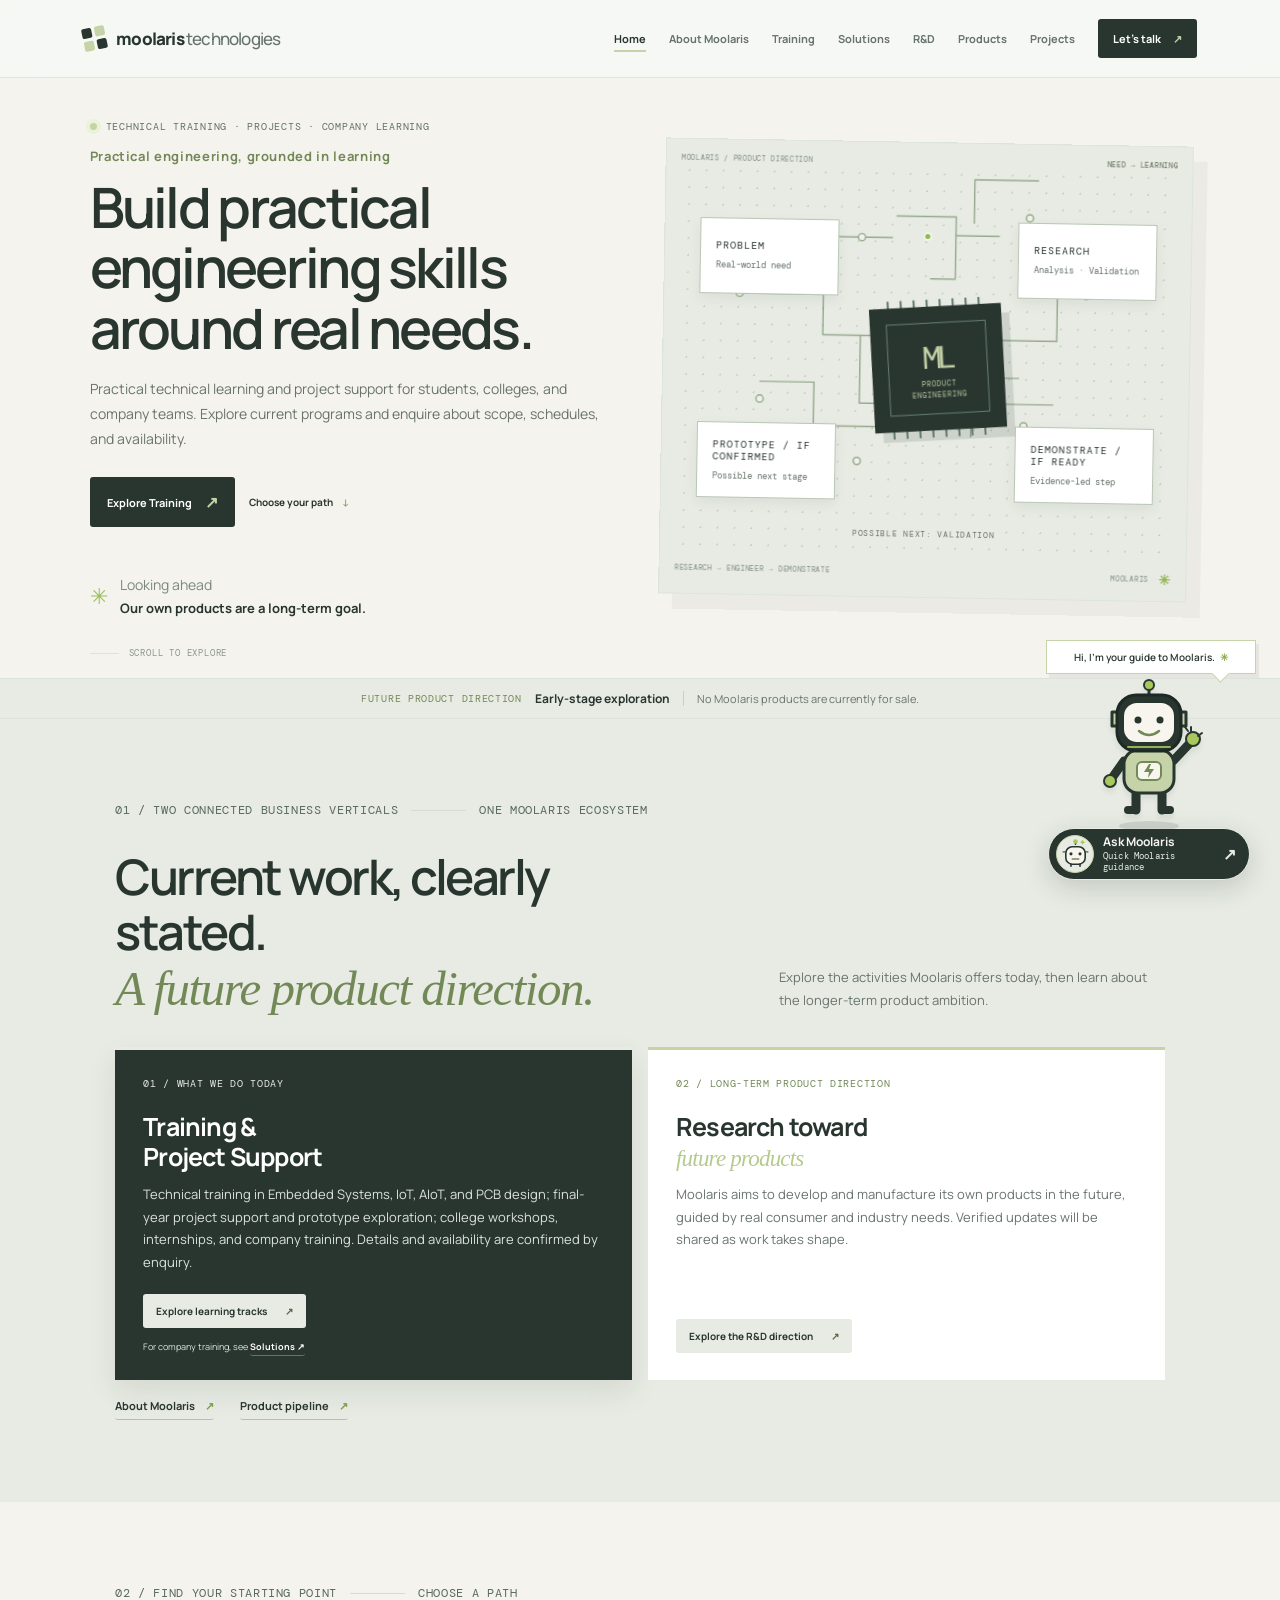
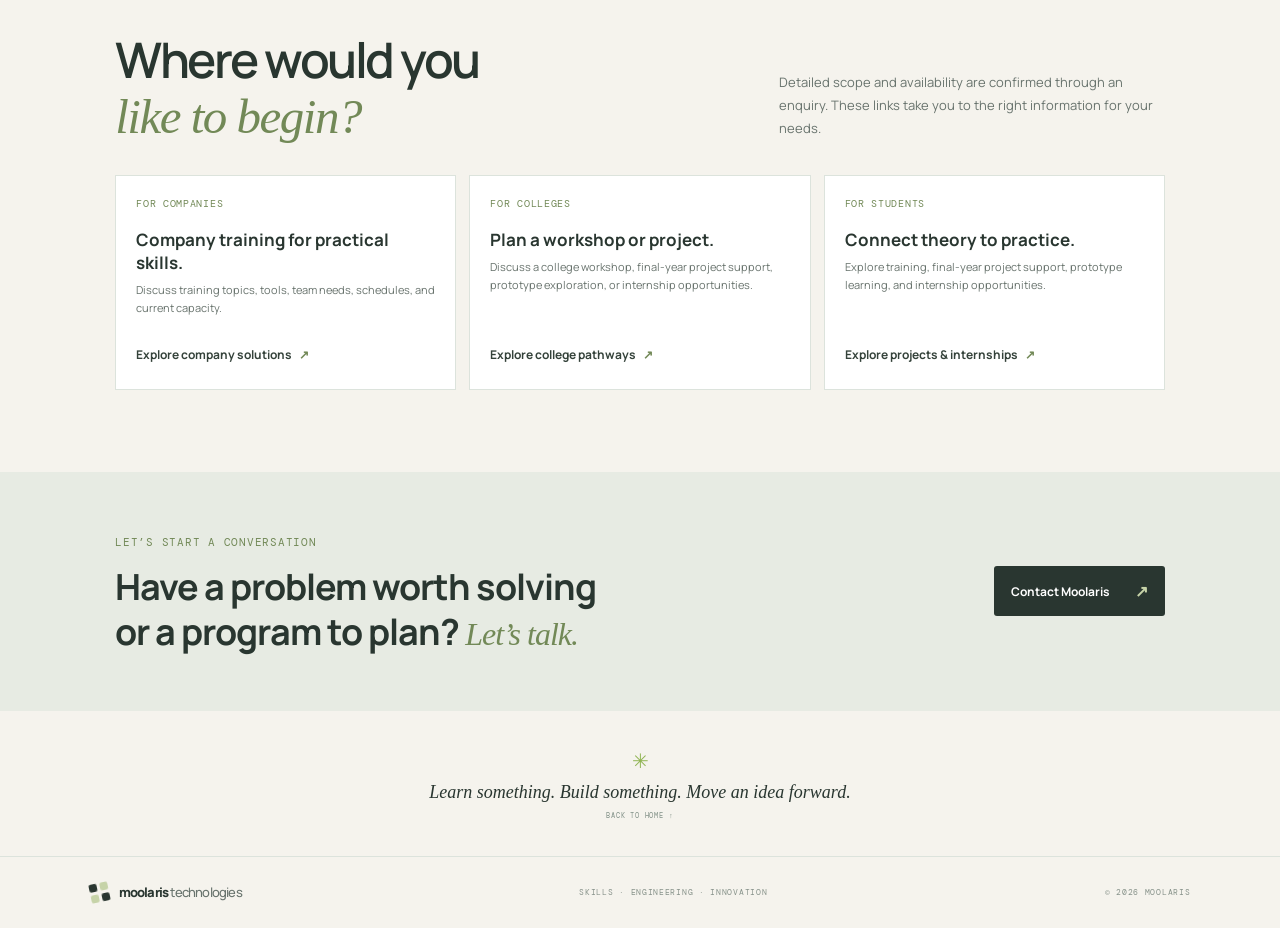
<file: index.html>
<!doctype html><html lang="en"><head><meta charset="utf-8"><meta name="viewport" content="width=device-width, initial-scale=1"><meta name="theme-color" content="#f6f8f5"><meta name="description" content="Technical training in Embedded Systems, IoT, AIoT, and PCB design, with college project support, workshops, internships, and company training."><link rel="icon" href="favicon.svg" type="image/svg+xml"><meta property="og:type" content="website"><meta property="og:site_name" content="Moolaris Technologies"><meta property="og:title" content="Moolaris Technologies | Engineering Training and Projects"><meta property="og:description" content="Technical training in Embedded Systems, IoT, AIoT, and PCB design, with college project support, workshops, internships, and company training."><meta name="twitter:card" content="summary"><link rel="preconnect" href="https://fonts.googleapis.com"><link rel="preconnect" href="https://fonts.gstatic.com" crossorigin><link href="https://fonts.googleapis.com/css2?family=DM+Mono:wght@400;500&family=Manrope:wght@400;500;600;700;800&display=swap" rel="stylesheet"><link rel="stylesheet" href="styles.css"><link rel="stylesheet" href="home.css"><title>Moolaris Technologies | Engineering Training and Projects</title></head><body class="home-page"><a class="skip-link" href="#main-content">Skip to main content</a><header class="site-header"><a class="brand" href="index.html" aria-label="Moolaris home"><span class="brand-mark" aria-hidden="true"><i></i><i></i><i></i><i></i></span><span>moolaris<span class="brand-light"> technologies</span></span></a><button class="menu-toggle" aria-label="Open navigation" aria-expanded="false"><span></span><span></span></button><nav class="nav" aria-label="Main navigation"><a class="nav-link active" href="index.html" aria-current="page">Home</a><a class="nav-link" href="about.html">About Moolaris</a><a class="nav-link" href="training.html">Training</a><a class="nav-link" href="solutions.html">Solutions</a><a class="nav-link" href="research.html">R&D</a><a class="nav-link" href="products.html">Products</a><a class="nav-link" href="projects.html">Projects</a><a class="nav-cta" href="contact.html">Let’s talk <span>↗</span></a></nav></header><main class="home-page" id="main-content">
  <section class="hero home-hero" id="home">
    <div class="hero-copy">
      <div class="eyebrow"><span class="pulse"></span> TECHNICAL TRAINING · PROJECTS · COMPANY LEARNING</div>
      <p class="home-tagline">Practical engineering, grounded in learning</p>
      <h1>Build practical engineering skills around real needs.</h1>
      <p class="hero-text">Practical technical learning and project support for students, colleges, and company teams. Explore current programs and enquire about scope, schedules, and availability.</p>
      <div class="hero-actions"><a class="button button-dark" href="training.html">Explore Training <span>↗</span></a><a class="text-link" href="#pathways">Choose your path <span>↓</span></a></div>
      <div class="hero-note"><span class="note-icon">✳</span><span>Looking ahead<br><strong>Our own products are a long-term goal.</strong></span></div>
    </div>
    <div class="hero-art" aria-label="Circuit illustration of Moolaris’s product development journey"><div class="art-topline"><span>MOOLARIS / PRODUCT DIRECTION</span><span>NEED → LEARNING</span></div>
      <div class="circuit-board"><div class="board-grid"></div><svg class="traces" viewBox="0 0 600 540" fill="none" aria-hidden="true"><path d="M40 180h116v56h70m-70-56v-80h94m-42 136v94h90m100-234h-60v60h-34m34-60V70h-82m142 170h82v-64h54m-136 64v88h78m-241 34h-90v-60H70m293-224v-60h88m-88 356v-82h65"/><circle cx="40" cy="180" r="5"/><circle cx="208" cy="100" r="5"/><circle cx="206" cy="410" r="5"/><circle cx="520" cy="176" r="5"/><circle cx="440" cy="70" r="5"/><circle cx="436" cy="358" r="5"/><circle cx="70" cy="326" r="5"/></svg>
        <div class="chip"><div class="chip-inner"><span>ML</span><small>PRODUCT<br>ENGINEERING</small></div></div>
        <div class="orbit orbit-a" tabindex="0" role="group" aria-label="Problem: understand real-world needs"><b>PROBLEM</b><span>Real-world need</span><span class="orbit-popover">Understand the consumer or industry problem before shaping a solution.</span></div>
        <div class="orbit orbit-b" tabindex="0" role="group" aria-label="Research: analyze and validate"><b>RESEARCH</b><span>Analysis · Validation</span><span class="orbit-popover">Research the need, learn from people, and validate the opportunity.</span></div>
        <div class="orbit orbit-c" tabindex="0" role="group" aria-label="Possible future stage: prototype and iterate"><b>PROTOTYPE / IF CONFIRMED</b><span>Possible next stage</span><span class="orbit-popover">A prototype may be explored when a real need, project scope, and build capability are confirmed.</span></div>
        <div class="orbit orbit-d" tabindex="0" role="group" aria-label="Possible future stage: demonstrate a prototype"><b>DEMONSTRATE / IF READY</b><span>Evidence-led step</span><span class="orbit-popover">Demonstrations and feedback belong to a specific project once evidence is ready to share.</span></div><span class="node node-a"></span><span class="node node-b"></span><span class="node node-c"></span><span class="art-coordinate">POSSIBLE NEXT: VALIDATION</span>
      </div><div class="art-caption"><span>RESEARCH → ENGINEER → DEMONSTRATE</span><span>MOOLARIS <b>✳</b></span></div>
    </div>
    <div class="scroll-cue"><span></span> SCROLL TO EXPLORE</div>
  </section>
  <section class="home-status" aria-label="Current product pipeline status"><span>FUTURE PRODUCT DIRECTION</span><b>Early-stage exploration</b><span>No Moolaris products are currently for sale.</span></section>
  <section class="home-pathways section-pad" id="ecosystem">
    <div class="section-kicker"><span>01 / TWO CONNECTED BUSINESS VERTICALS</span><span class="kicker-rule"></span><span>ONE MOOLARIS ECOSYSTEM</span></div>
    <div class="home-section-heading"><h2>Current work, clearly stated.<br><em>A future product direction.</em></h2><p>Explore the activities Moolaris offers today, then learn about the longer-term product ambition.</p></div>
    <div class="home-path-grid">
      <article class="home-vertical-card home-training-card"><span>01 / WHAT WE DO TODAY</span><h3>Training &amp;<br>Project Support</h3><p>Technical training in Embedded Systems, IoT, AIoT, and PCB design; final-year project support and prototype exploration; college workshops, internships, and company training. Details and availability are confirmed by enquiry.</p><a class="home-card-action" href="training.html">Explore learning tracks <span>↗</span></a><small>For company training, see <a href="solutions.html">Solutions ↗</a></small></article>
      <article class="home-vertical-card home-product-card"><span>02 / LONG-TERM PRODUCT DIRECTION</span><h3>Research toward<br><em>future products</em></h3><p>Moolaris aims to develop and manufacture its own products in the future, guided by real consumer and industry needs. Verified updates will be shared as work takes shape.</p><a class="home-card-action" href="research.html">Explore the R&amp;D direction <span>↗</span></a></article>
    </div>
    <div class="home-quick-links"><a href="about.html">About Moolaris <span>↗</span></a><a href="products.html">Product pipeline <span>↗</span></a></div>
  </section>
  <section class="home-audiences section-pad" id="pathways">
    <div class="section-kicker"><span>02 / FIND YOUR STARTING POINT</span><span class="kicker-rule"></span><span>CHOOSE A PATH</span></div>
    <div class="home-section-heading"><h2>Where would you<br><em>like to begin?</em></h2><p>Detailed scope and availability are confirmed through an enquiry. These links take you to the right information for your needs.</p></div>
    <div class="visitor-grid">
      <article class="visitor-card"><span class="visitor-index">FOR COMPANIES</span><h3>Company training for practical skills.</h3><p>Discuss training topics, tools, team needs, schedules, and current capacity.</p><a href="solutions.html">Explore company solutions <span>↗</span></a></article>
      <article class="visitor-card"><span class="visitor-index">FOR COLLEGES</span><h3>Plan a workshop or project.</h3><p>Discuss a college workshop, final-year project support, prototype exploration, or internship opportunities.</p><a href="projects.html#college-partnerships">Explore college pathways <span>↗</span></a></article>
      <article class="visitor-card"><span class="visitor-index">FOR STUDENTS</span><h3>Connect theory to practice.</h3><p>Explore training, final-year project support, prototype learning, and internship opportunities.</p><a href="projects.html#project-areas">Explore projects &amp; internships <span>↗</span></a></article>
    </div>
  </section>  <section class="home-contact section-pad" id="contact"><div class="home-contact-inner"><div><span class="small-label">LET’S START A CONVERSATION</span><h2>Have a problem worth solving<br>or a program to plan? <em>Let’s talk.</em></h2></div><a class="button button-dark" href="contact.html">Contact Moolaris <span>↗</span></a></div></section>
</main><section class="closing"><span class="closing-mark">✳</span><p>Learn something. Build something. Move an idea forward.</p><a href="index.html">BACK TO HOME ↑</a></section><footer><a class="brand" href="index.html" aria-label="Moolaris home"><span class="brand-mark" aria-hidden="true"><i></i><i></i><i></i><i></i></span><span>moolaris<span class="brand-light"> technologies</span></span></a><span>SKILLS · ENGINEERING · INNOVATION</span><span>© <span id="year"></span> MOOLARIS</span></footer><script src="script.js"></script></body></html>
</file>
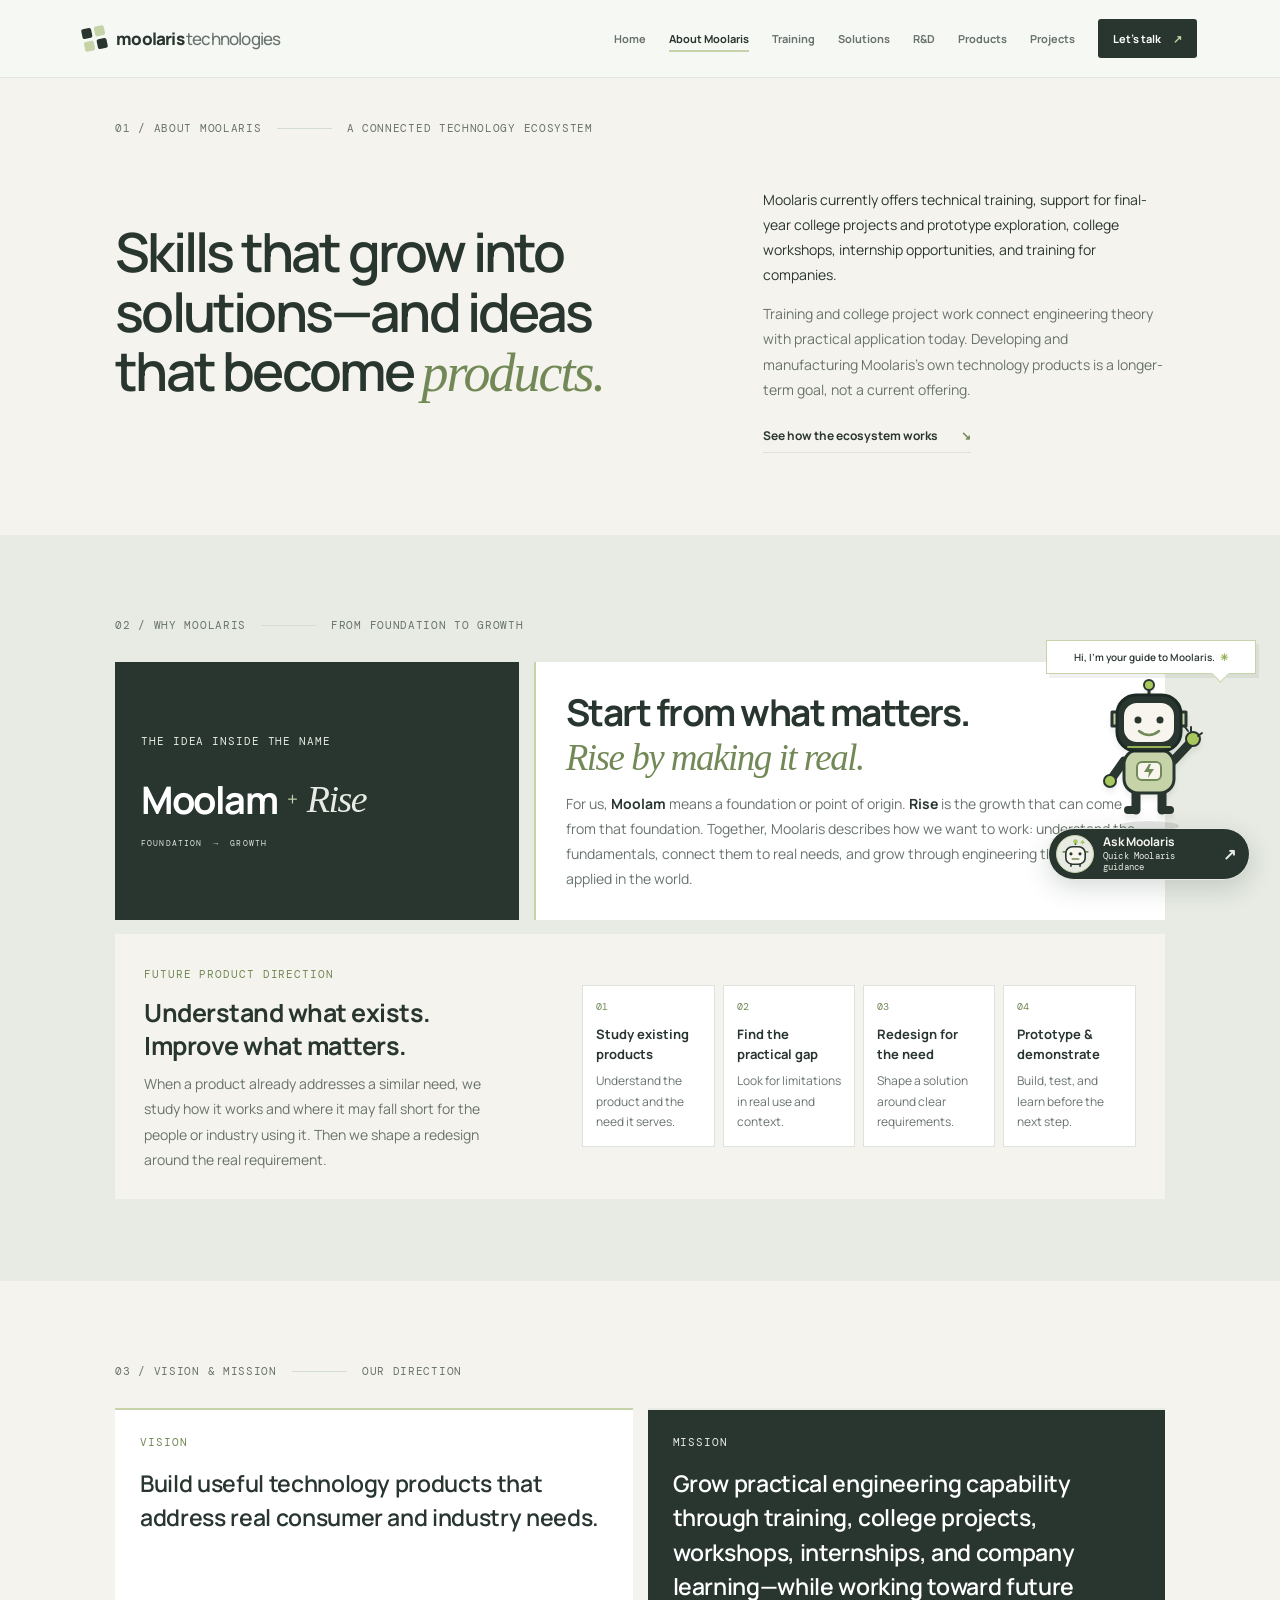
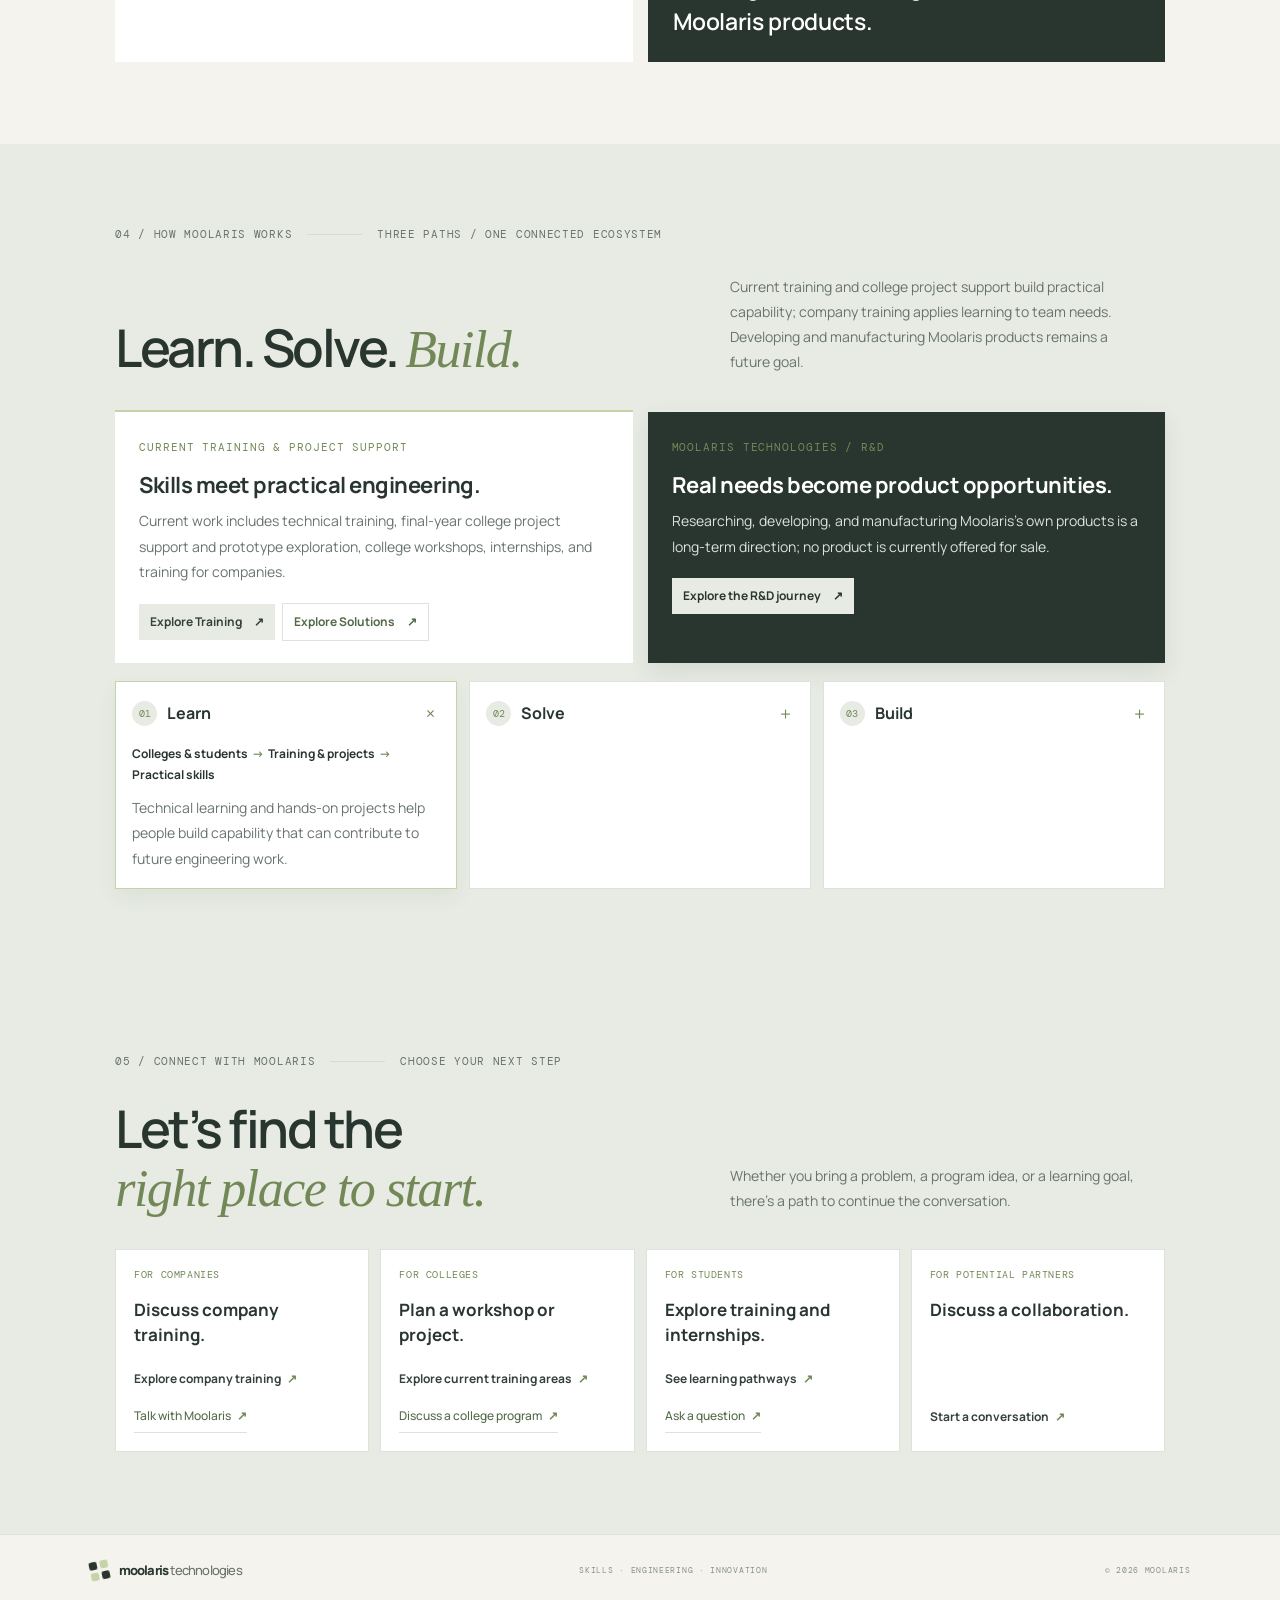
<file: about.html>
<!doctype html><html lang="en"><head><meta charset="utf-8"><meta name="viewport" content="width=device-width, initial-scale=1"><meta name="theme-color" content="#f6f8f5"><meta name="description" content="Discover the purpose of Moolaris, current training and project support, and the long-term direction to develop its own technology products."><link rel="icon" href="favicon.svg" type="image/svg+xml"><meta property="og:type" content="website"><meta property="og:site_name" content="Moolaris Technologies"><meta property="og:title" content="About Moolaris Technologies | Our Vision and Mission"><meta property="og:description" content="Discover the purpose of Moolaris, current training and project support, and the long-term direction to develop its own technology products."><meta name="twitter:card" content="summary"><link rel="preconnect" href="https://fonts.googleapis.com"><link rel="preconnect" href="https://fonts.gstatic.com" crossorigin><link href="https://fonts.googleapis.com/css2?family=DM+Mono:wght@400;500&family=Manrope:wght@400;500;600;700;800&display=swap" rel="stylesheet"><link rel="stylesheet" href="styles.css"><link rel="stylesheet" href="about.css"><title>About Moolaris Technologies | Our Vision and Mission</title></head><body><a class="skip-link" href="#main-content">Skip to main content</a><header class="site-header"><a class="brand" href="index.html" aria-label="Moolaris home"><span class="brand-mark" aria-hidden="true"><i></i><i></i><i></i><i></i></span><span>moolaris<span class="brand-light"> technologies</span></span></a><button class="menu-toggle" aria-label="Open navigation" aria-expanded="false"><span></span><span></span></button><nav class="nav" aria-label="Main navigation"><a class="nav-link" href="index.html">Home</a><a class="nav-link active" href="about.html" aria-current="page">About Moolaris</a><a class="nav-link" href="training.html">Training</a><a class="nav-link" href="solutions.html">Solutions</a><a class="nav-link" href="research.html">R&D</a><a class="nav-link" href="products.html">Products</a><a class="nav-link" href="projects.html">Projects</a><a class="nav-cta" href="contact.html">Let’s talk <span>↗</span></a></nav></header><main class="about-page" id="main-content">
  <section class="about section-pad" id="about">
    <div class="section-kicker"><span>01 / ABOUT MOOLARIS</span><span class="kicker-rule"></span><span>A CONNECTED TECHNOLOGY ECOSYSTEM</span></div>
    <div class="about-grid">
      <h1>Skills that grow into<br>solutions—and ideas<br>that become <em>products.</em></h1>
      <div class="about-copy"><p class="lead">Moolaris currently offers technical training, support for final-year college projects and prototype exploration, college workshops, internship opportunities, and training for companies.</p><p>Training and college project work connect engineering theory with practical application today. Developing and manufacturing Moolaris’s own technology products is a longer-term goal, not a current offering.</p><a class="arrow-link" href="#ecosystem">See how the ecosystem works <span>↘</span></a></div>
    </div>
  </section>
  <section class="about-founder section-pad" id="founder-story">
    <div class="section-kicker"><span>02 / WHY MOOLARIS</span><span class="kicker-rule"></span><span>FROM FOUNDATION TO GROWTH</span></div>
    <div class="story-intro"><div class="story-name"><span class="about-small-label">THE IDEA INSIDE THE NAME</span><div class="name-lockup"><span>Moolam</span><b>+</b><span>Rise</span></div><p>FOUNDATION <i>→</i> GROWTH</p></div><div class="story-copy"><h2>Start from what matters.<br><em>Rise by making it real.</em></h2><p>For us, <strong>Moolam</strong> means a foundation or point of origin. <strong>Rise</strong> is the growth that can come from that foundation. Together, Moolaris describes how we want to work: understand the fundamentals, connect them to real needs, and grow through engineering that can be applied in the world.</p></div></div>
    <div class="story-method"><div class="story-method-heading"><span class="about-small-label">FUTURE PRODUCT DIRECTION</span><h3>Understand what exists.<br>Improve what matters.</h3><p>When a product already addresses a similar need, we study how it works and where it may fall short for the people or industry using it. Then we shape a redesign around the real requirement.</p></div><ol class="method-steps"><li><span>01</span><b>Study existing products</b><small>Understand the product and the need it serves.</small></li><li><span>02</span><b>Find the practical gap</b><small>Look for limitations in real use and context.</small></li><li><span>03</span><b>Redesign for the need</b><small>Shape a solution around clear requirements.</small></li><li><span>04</span><b>Prototype &amp; demonstrate</b><small>Build, test, and learn before the next step.</small></li></ol></div>
  </section>
  <section class="about-purpose section-pad" id="vision-mission">
    <div class="section-kicker"><span>03 / VISION &amp; MISSION</span><span class="kicker-rule"></span><span>OUR DIRECTION</span></div>
    <div class="purpose-grid"><article class="purpose-card"><span class="about-small-label">VISION</span><h2>Build useful technology products that address real consumer and industry needs.</h2></article><article class="purpose-card purpose-mission"><span class="about-small-label">MISSION</span><h2>Grow practical engineering capability through training, college projects, workshops, internships, and company learning—while working toward future Moolaris products.</h2></article></div>
  </section>
  <section class="about-ecosystem section-pad" id="ecosystem">
    <div class="section-kicker"><span>04 / HOW MOOLARIS WORKS</span><span class="kicker-rule"></span><span>THREE PATHS / ONE CONNECTED ECOSYSTEM</span></div>
    <div class="about-section-heading"><h2>Learn. Solve. <em>Build.</em></h2><p>Current training and college project support build practical capability; company training applies learning to team needs. Developing and manufacturing Moolaris products remains a future goal.</p></div>
    <div class="about-vertical-grid"><article class="about-vertical"><span class="about-small-label">CURRENT TRAINING &amp; PROJECT SUPPORT</span><h3>Skills meet practical engineering.</h3><p>Current work includes technical training, final-year college project support and prototype exploration, college workshops, internships, and training for companies.</p><a href="training.html">Explore Training <span>↗</span></a><a class="about-secondary-link" href="solutions.html">Explore Solutions <span>↗</span></a></article><article class="about-vertical about-vertical-primary"><span class="about-small-label">MOOLARIS TECHNOLOGIES / R&amp;D</span><h3>Real needs become product opportunities.</h3><p>Researching, developing, and manufacturing Moolaris’s own products is a long-term direction; no product is currently offered for sale.</p><a href="research.html">Explore the R&amp;D journey <span>↗</span></a></article></div>
    <div class="about-paths" aria-label="Choose a Moolaris path">
      <details class="about-path" open><summary><span class="path-number">01</span><span class="path-title">Learn</span><span class="path-expand" aria-hidden="true">＋</span></summary><div class="about-path-content"><p class="about-path-flow">Colleges &amp; students <b>→</b> Training &amp; projects <b>→</b> Practical skills</p><p>Technical learning and hands-on projects help people build capability that can contribute to future engineering work.</p></div></details>
      <details class="about-path"><summary><span class="path-number">02</span><span class="path-title">Solve</span><span class="path-expand" aria-hidden="true">＋</span></summary><div class="about-path-content"><p class="about-path-flow">Company teams <b>→</b> Training needs <b>→</b> Applied learning</p><p>Company training can be discussed around team topics and needs; subjects, schedules, and capacity are confirmed through enquiry.</p></div></details>
      <details class="about-path"><summary><span class="path-number">03</span><span class="path-title">Build</span><span class="path-expand" aria-hidden="true">＋</span></summary><div class="about-path-content"><p class="about-path-flow">Real needs <b>→</b> Research <b>→</b> Future product development <b>→</b> Future manufacturing</p><p>This is Moolaris’s long-term direction. Developing and manufacturing its own products are future goals, not current capabilities.</p></div></details>
    </div>
  </section>
  <section class="about-audience section-pad" id="connect">
    <div class="section-kicker"><span>05 / CONNECT WITH MOOLARIS</span><span class="kicker-rule"></span><span>CHOOSE YOUR NEXT STEP</span></div>
    <div class="about-section-heading"><h2>Let’s find the<br><em>right place to start.</em></h2><p>Whether you bring a problem, a program idea, or a learning goal, there’s a path to continue the conversation.</p></div>
    <div class="about-audience-grid"><article><span>FOR COMPANIES</span><h3>Discuss company training.</h3><a href="solutions.html">Explore company training <b>↗</b></a><a class="about-secondary-link" href="contact.html">Talk with Moolaris <b>↗</b></a></article><article><span>FOR COLLEGES</span><h3>Plan a workshop or project.</h3><a href="training.html">Explore current training areas <b>↗</b></a><a class="about-secondary-link" href="contact.html">Discuss a college program <b>↗</b></a></article><article><span>FOR STUDENTS</span><h3>Explore training and internships.</h3><a href="training.html">See learning pathways <b>↗</b></a><a class="about-secondary-link" href="contact.html">Ask a question <b>↗</b></a></article><article><span>FOR POTENTIAL PARTNERS</span><h3>Discuss a collaboration.</h3><a href="contact.html">Start a conversation <b>↗</b></a></article></div>
  </section>
</main><footer><a class="brand" href="index.html" aria-label="Moolaris home"><span class="brand-mark" aria-hidden="true"><i></i><i></i><i></i><i></i></span><span>moolaris<span class="brand-light"> technologies</span></span></a><span>SKILLS · ENGINEERING · INNOVATION</span><span>© <span id="year"></span> MOOLARIS</span></footer><script src="script.js"></script></body></html>
</file>
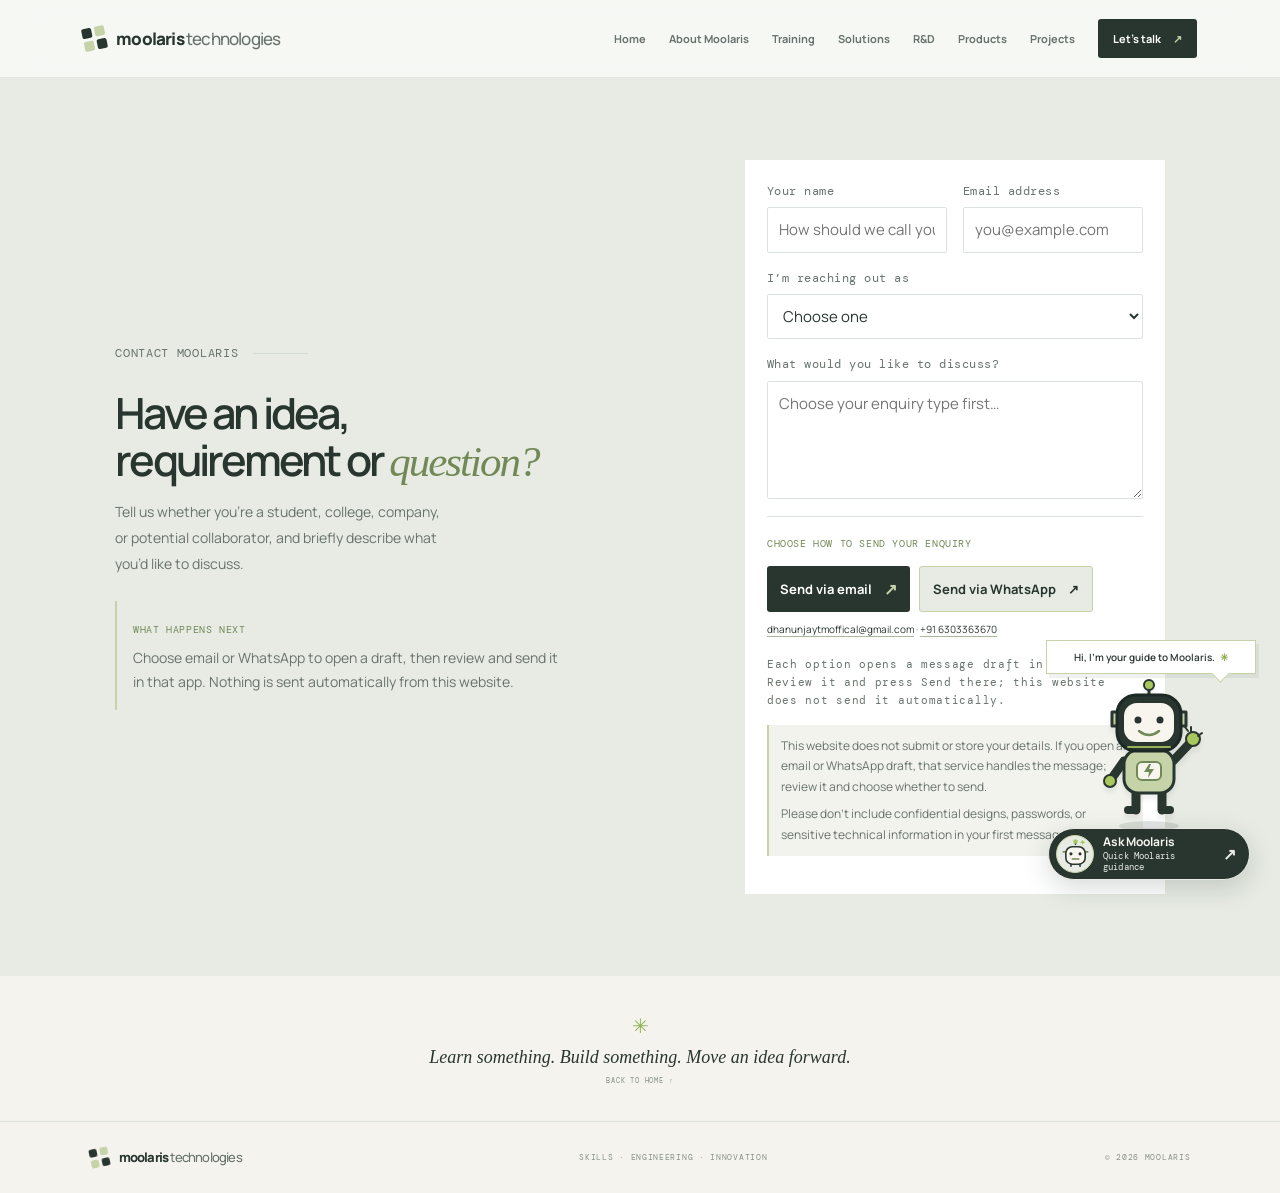
<file: contact.html>
<!doctype html>
<html lang="en">
<head>
  <meta charset="utf-8">
  <meta name="viewport" content="width=device-width, initial-scale=1">
  <meta name="theme-color" content="#f6f8f5">
  <meta name="description" content="Contact Moolaris by email or WhatsApp to enquire about training, college workshops, project support, internships, or company training."><link rel="icon" href="favicon.svg" type="image/svg+xml"><meta property="og:type" content="website"><meta property="og:site_name" content="Moolaris Technologies"><meta property="og:title" content="Contact Moolaris Technologies"><meta property="og:description" content="Contact Moolaris by email or WhatsApp to enquire about training, college workshops, project support, internships, or company training."><meta name="twitter:card" content="summary">
  <link rel="preconnect" href="https://fonts.googleapis.com">
  <link rel="preconnect" href="https://fonts.gstatic.com" crossorigin>
  <link href="https://fonts.googleapis.com/css2?family=DM+Mono:wght@400;500&family=Manrope:wght@400;500;600;700;800&display=swap" rel="stylesheet">
  <link rel="stylesheet" href="styles.css">
  <link rel="stylesheet" href="contact.css">
  <title>Contact Moolaris Technologies</title>
</head>
<body><a class="skip-link" href="#main-content">Skip to main content</a>
  <header class="site-header">
    <a class="brand" href="index.html" aria-label="Moolaris home"><span class="brand-mark" aria-hidden="true"><i></i><i></i><i></i><i></i></span><span>moolaris<span class="brand-light"> technologies</span></span></a>
    <button class="menu-toggle" aria-label="Open navigation" aria-expanded="false"><span></span><span></span></button>
    <nav class="nav" aria-label="Main navigation"><a class="nav-link" href="index.html">Home</a><a class="nav-link" href="about.html">About Moolaris</a><a class="nav-link" href="training.html">Training</a><a class="nav-link" href="solutions.html">Solutions</a><a class="nav-link" href="research.html">R&amp;D</a><a class="nav-link" href="products.html">Products</a><a class="nav-link" href="projects.html">Projects</a><a class="nav-cta" href="contact.html">Let’s talk <span>↗</span></a></nav>
  </header>
  <main class="contact-page" id="main-content">
    <section class="contact section-pad" id="contact">
      <div class="contact-inner">
        <div class="contact-intro">
          <div class="section-kicker"><span>CONTACT MOOLARIS</span><span class="kicker-rule"></span></div>
          <h1>Have an idea,<br>requirement or <em>question?</em></h1>
          <p>Tell us whether you’re a student, college, company, or potential collaborator, and briefly describe what you’d like to discuss.</p>
          <div class="contact-next-step"><span class="contact-note-label">WHAT HAPPENS NEXT</span><p>Choose email or WhatsApp to open a draft, then review and send it in that app. Nothing is sent automatically from this website.</p></div>
        </div>
        <form id="contact-preparation-form">
          <label>Your name<input name="name" autocomplete="name" placeholder="How should we call you?" required></label>
          <label>Email address<input name="email" type="email" autocomplete="email" placeholder="you@example.com" required></label>
          <label for="audience">I’m reaching out as
            <select id="audience" name="audience" required>
              <option value="" selected disabled>Choose one</option>
              <option value="Company">Company</option>
              <option value="College">College</option>
              <option value="Student">Student</option>
              <option value="Potential Collaborator">Potential Collaborator</option>
              <option value="Other">Other</option>
            </select>
          </label>
          <label for="message" id="message-label">What would you like to discuss?
            <textarea id="message" name="message" rows="4" placeholder="Choose your enquiry type first…" required></textarea>
          </label>
          <div class="contact-direct-channels" aria-label="Direct contact options">
            <span class="contact-note-label">CHOOSE HOW TO SEND YOUR ENQUIRY</span>
            <div class="contact-channel-actions">
              <button class="button button-dark" id="send-email-button" type="button">Send via email <span aria-hidden="true">↗</span></button>
              <button class="button button-channel-secondary" id="send-whatsapp-button" type="button">Send via WhatsApp <span aria-hidden="true">↗</span></button>
            </div>
            <small><a href="mailto:dhanunjaytmoffical@gmail.com">dhanunjaytmoffical@gmail.com</a> · <a href="https://wa.me/916303363670" target="_blank" rel="noopener noreferrer">+91 6303363670</a></small>
          </div>
          <p class="form-note">Each option opens a message draft in that app. Review it and press Send there; this website does not send it automatically.</p>
          <div class="contact-privacy-note"><p>This website does not submit or store your details. If you open an email or WhatsApp draft, that service handles the message; review it and choose whether to send.</p><p>Please don’t include confidential designs, passwords, or sensitive technical information in your first message.</p></div>
          <p class="form-status" id="form-status" role="status" aria-live="polite"></p>
        </form>
      </div>
    </section>
  </main>
  <section class="closing"><span class="closing-mark">✳</span><p>Learn something. Build something. Move an idea forward.</p><a href="index.html">BACK TO HOME ↑</a></section>
  <footer><a class="brand" href="index.html" aria-label="Moolaris home"><span class="brand-mark" aria-hidden="true"><i></i><i></i><i></i><i></i></span><span>moolaris<span class="brand-light"> technologies</span></span></a><span>SKILLS · ENGINEERING · INNOVATION</span><span>© <span id="year"></span> MOOLARIS</span></footer>
  <script src="script.js"></script>
  <script>
    (() => {
    const contactForm = document.querySelector('#contact-preparation-form');
    const audienceSelect = document.querySelector('#audience');
    const messageField = document.querySelector('#message');
    const messageLabel = document.querySelector('#message-label');
    const formStatus = document.querySelector('#form-status');
    const businessEmail = 'dhanunjaytmoffical@gmail.com';
    const whatsappNumber = '916303363670';
    const getEnquiryMessage = () => {
      if (!contactForm.reportValidity()) return null;
      const data = new FormData(contactForm);
      const message = [
        'Hello Moolaris,',
        '',
        `My name is ${data.get('name')}.`,
        `I am reaching out as a ${data.get('audience')}.`,
        `You can reply to me at ${data.get('email')}.`,
        '',
        `${data.get('message')}`
      ].join('\n');
      return { message, audience: data.get('audience') };
    };
    const sendByEmail = () => {
      const enquiry = getEnquiryMessage();
      if (!enquiry) return;
      const subject = encodeURIComponent(`Moolaris ${enquiry.audience} enquiry`);
      window.location.href = `mailto:${businessEmail}?subject=${subject}&body=${encodeURIComponent(enquiry.message)}`;
      formStatus.textContent = 'Your email app should open with the enquiry draft. Review it and press Send in that app.';
    };
    const sendByWhatsApp = () => {
      const enquiry = getEnquiryMessage();
      if (!enquiry) return;
      const whatsappWindow = window.open(`https://wa.me/${whatsappNumber}?text=${encodeURIComponent(enquiry.message)}`, '_blank', 'noopener,noreferrer');
      if (whatsappWindow) whatsappWindow.opener = null;
      formStatus.textContent = 'WhatsApp should open with the enquiry draft. Review it and press Send there.';
    };

    document.querySelector('#send-email-button').addEventListener('click', sendByEmail);
    document.querySelector('#send-whatsapp-button').addEventListener('click', sendByWhatsApp);
    const promptByAudience = {
      Company: 'What training topic, team skill, or schedule would you like to discuss?',
      College: 'What college workshop, final-year project support, prototype exploration, or internship opportunity would you like to discuss?',
      Student: 'What training, final-year project or prototype support, or internship opportunity are you asking about?',
      'Potential Collaborator': 'Tell us briefly about the collaboration you have in mind.',
      Other: 'What would you like to discuss?'
    };

    audienceSelect.addEventListener('change', () => {
      const prompt = promptByAudience[audienceSelect.value] || 'What would you like to discuss?';
      messageLabel.firstChild.textContent = `${prompt} `;
      messageField.placeholder = prompt;
      formStatus.textContent = '';
    });

    contactForm.addEventListener('submit', event => {
      event.preventDefault();
    });
    })();
  </script>
</body>
</html>
</file>
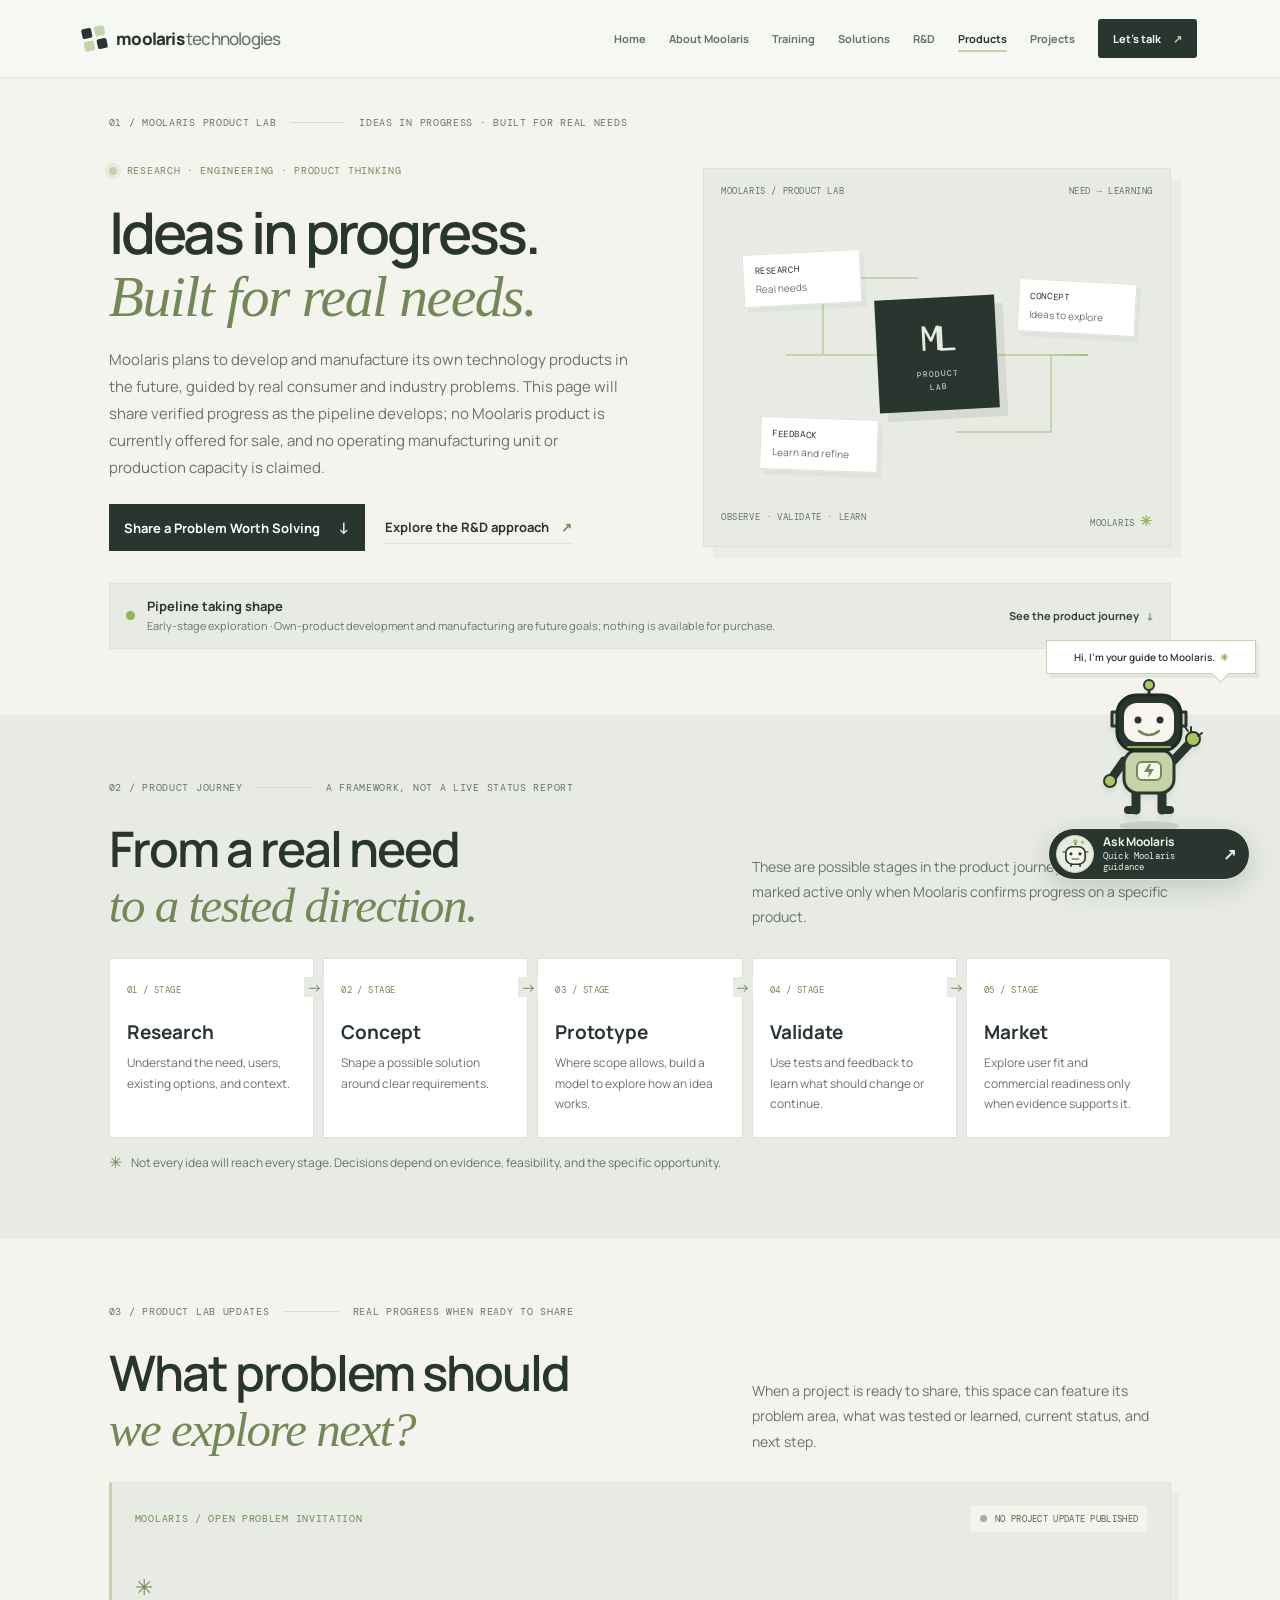
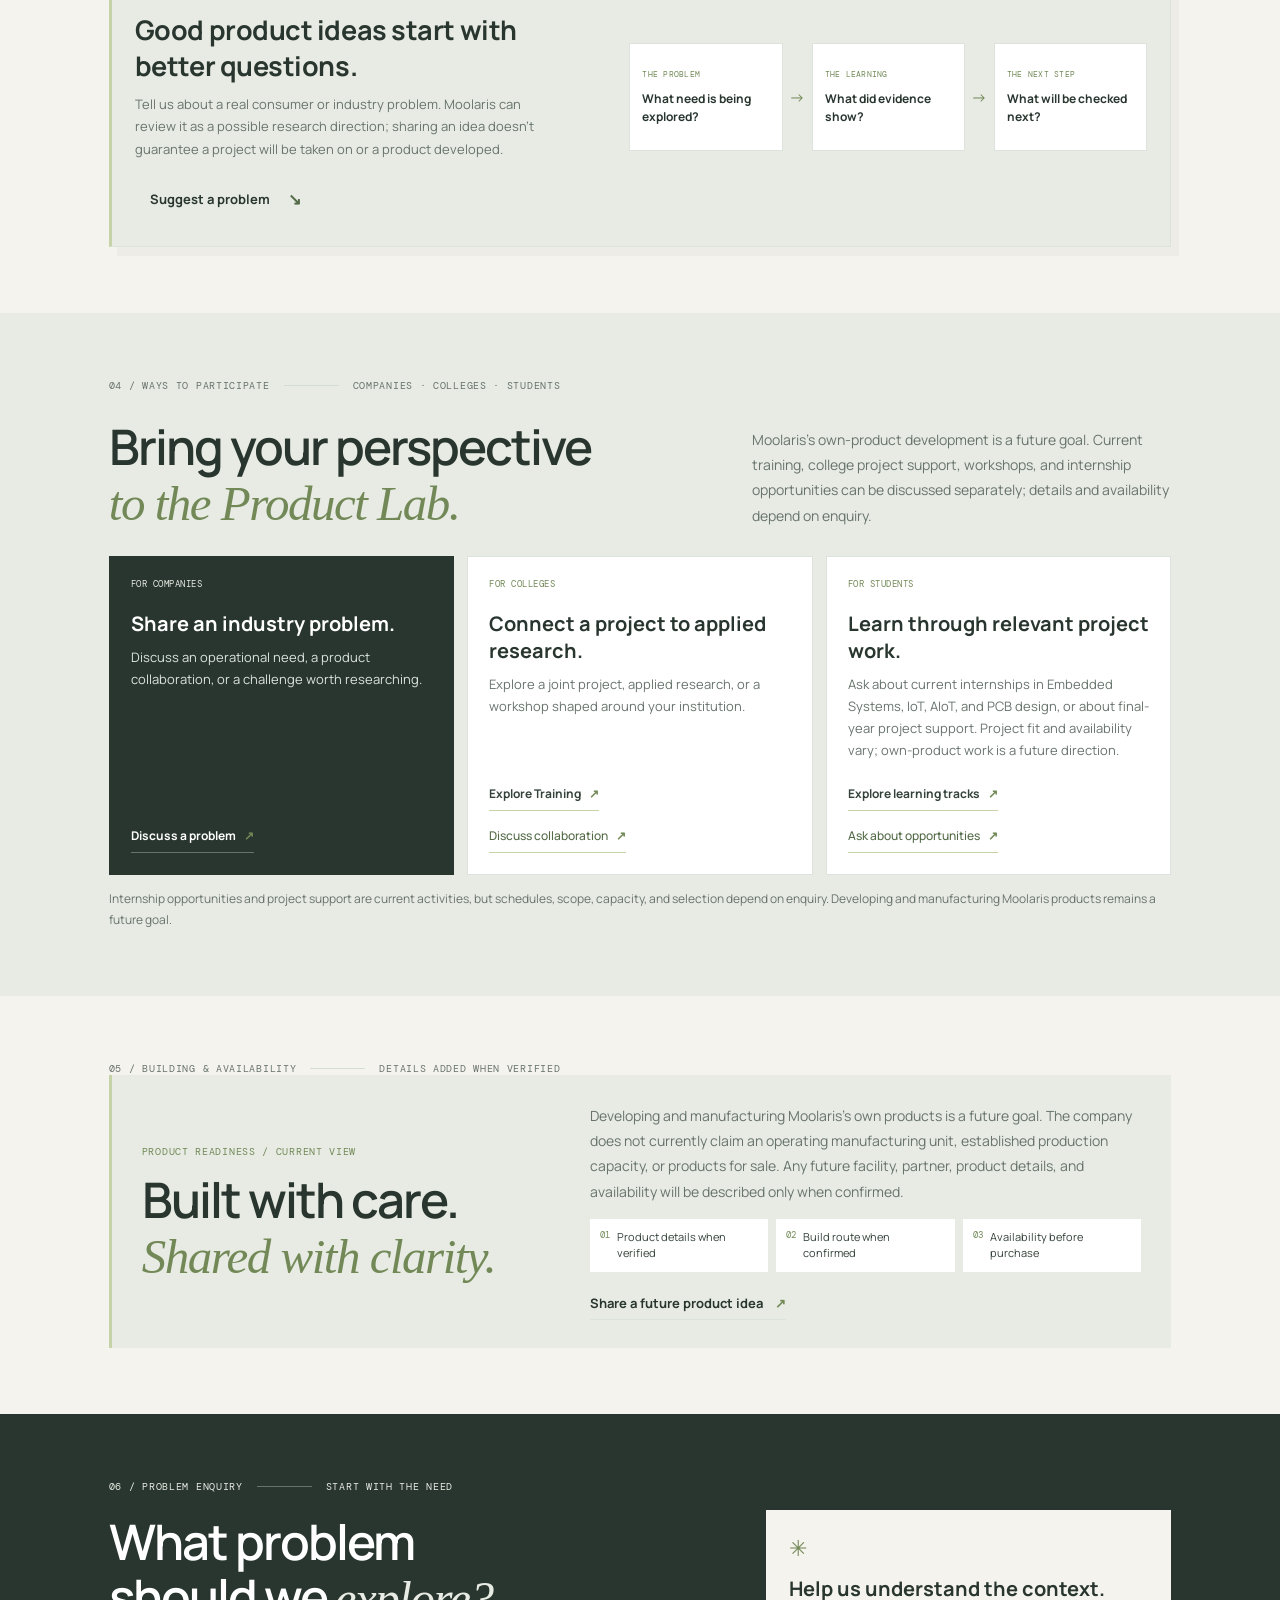
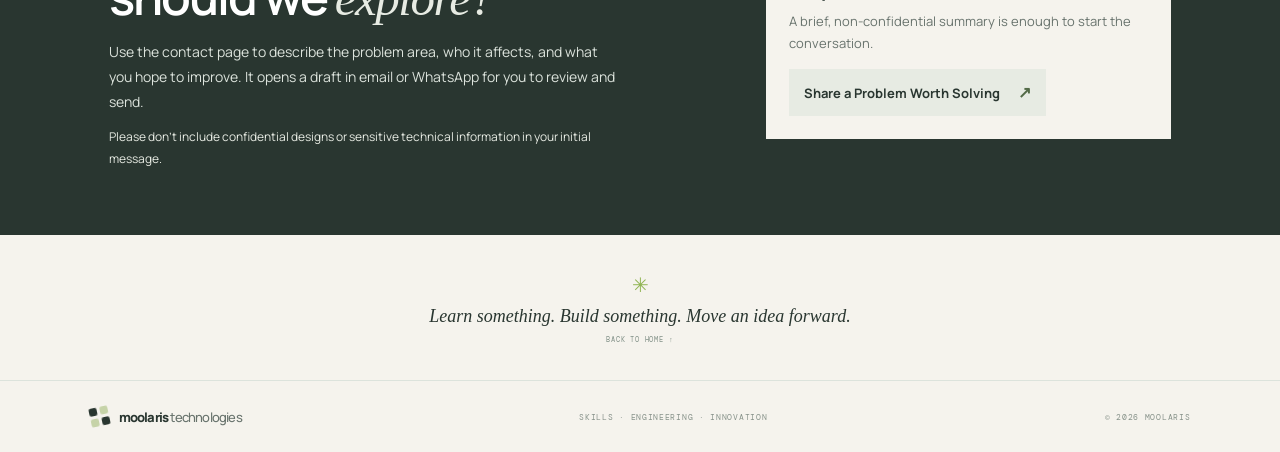
<file: products.html>
<!doctype html>
<html lang="en">
<head>
  <meta charset="utf-8">
  <meta name="viewport" content="width=device-width, initial-scale=1">
  <meta name="theme-color" content="#f6f8f5">
  <meta name="description" content="Follow the future product direction of Moolaris. No products are currently offered for sale; verified updates will be shared as development progresses."><link rel="icon" href="favicon.svg" type="image/svg+xml"><meta property="og:type" content="website"><meta property="og:site_name" content="Moolaris Technologies"><meta property="og:title" content="Product Direction | Moolaris Technologies"><meta property="og:description" content="Follow the future product direction of Moolaris. No products are currently offered for sale; verified updates will be shared as development progresses."><meta name="twitter:card" content="summary">
  <link rel="preconnect" href="https://fonts.googleapis.com">
  <link rel="preconnect" href="https://fonts.gstatic.com" crossorigin>
  <link href="https://fonts.googleapis.com/css2?family=DM+Mono:wght@400;500&family=Manrope:wght@400;500;600;700;800&display=swap" rel="stylesheet">
  <link rel="stylesheet" href="styles.css">
  <link rel="stylesheet" href="products.css">
  <title>Product Direction | Moolaris Technologies</title>
</head>
<body><a class="skip-link" href="#main-content">Skip to main content</a>
  <header class="site-header">
    <a class="brand" href="index.html" aria-label="Moolaris home"><span class="brand-mark" aria-hidden="true"><i></i><i></i><i></i><i></i></span><span>moolaris<span class="brand-light"> technologies</span></span></a>
    <button class="menu-toggle" aria-label="Open navigation" aria-expanded="false"><span></span><span></span></button>
    <nav class="nav" aria-label="Main navigation"><a class="nav-link" href="index.html">Home</a><a class="nav-link" href="about.html">About Moolaris</a><a class="nav-link" href="training.html">Training</a><a class="nav-link" href="solutions.html">Solutions</a><a class="nav-link" href="research.html">R&amp;D</a><a class="nav-link active" href="products.html" aria-current="page">Products</a><a class="nav-link" href="projects.html">Projects</a><a class="nav-cta" href="contact.html">Let’s talk <span>↗</span></a></nav>
  </header>
  <main class="products-page" id="main-content">
    <section class="product-hero section-pad" id="products">
      <div class="section-kicker"><span>01 / MOOLARIS PRODUCT LAB</span><span class="kicker-rule"></span><span>IDEAS IN PROGRESS · BUILT FOR REAL NEEDS</span></div>
      <div class="product-hero-grid"><div class="product-hero-copy"><span class="product-eyebrow"><i aria-hidden="true"></i> RESEARCH · ENGINEERING · PRODUCT THINKING</span><h1>Ideas in progress.<br><em>Built for real needs.</em></h1><p>Moolaris plans to develop and manufacture its own technology products in the future, guided by real consumer and industry problems. This page will share verified progress as the pipeline develops; no Moolaris product is currently offered for sale, and no operating manufacturing unit or production capacity is claimed.</p><div class="product-hero-actions"><a class="product-button product-button-dark" href="#product-enquiry">Share a Problem Worth Solving <span aria-hidden="true">↓</span></a><a class="product-inline-link" href="research.html">Explore the R&amp;D approach <span aria-hidden="true">↗</span></a></div></div>
        <div class="product-hero-art" role="img" aria-label="Moolaris product pipeline taking shape, from real-world need to product learning"><div class="product-art-top"><span>MOOLARIS / PRODUCT LAB</span><span>NEED → LEARNING</span></div><div class="product-art-body"><div class="product-art-trace" aria-hidden="true"></div><div class="product-art-core"><span>ML</span><small>PRODUCT<br>LAB</small></div><div class="product-art-node product-art-node-a"><b>RESEARCH</b><small>Real needs</small></div><div class="product-art-node product-art-node-b"><b>CONCEPT</b><small>Ideas to explore</small></div><div class="product-art-node product-art-node-c"><b>FEEDBACK</b><small>Learn and refine</small></div></div><div class="product-art-bottom"><span>OBSERVE · VALIDATE · LEARN</span><span>MOOLARIS <b>✳</b></span></div></div>
      </div>
      <div class="pipeline-status-banner"><span class="pipeline-status-dot" aria-hidden="true"></span><div><b>Pipeline taking shape</b><small>Early-stage exploration · Own-product development and manufacturing are future goals; nothing is available for purchase.</small></div><a href="#product-journey">See the product journey <span aria-hidden="true">↓</span></a></div>
    </section>

    <section class="product-journey section-pad" id="product-journey">
      <div class="section-kicker"><span>02 / PRODUCT JOURNEY</span><span class="kicker-rule"></span><span>A FRAMEWORK, NOT A LIVE STATUS REPORT</span></div>
      <div class="product-section-heading"><h2>From a real need<br><em>to a tested direction.</em></h2><p>These are possible stages in the product journey. A stage is marked active only when Moolaris confirms progress on a specific product.</p></div>
      <ol class="product-journey-steps" aria-label="Possible product journey stages">
        <li><span>01 / STAGE</span><h3>Research</h3><p>Understand the need, users, existing options, and context.</p></li>
        <li><span>02 / STAGE</span><h3>Concept</h3><p>Shape a possible solution around clear requirements.</p></li>
        <li><span>03 / STAGE</span><h3>Prototype</h3><p>Where scope allows, build a model to explore how an idea works.</p></li>
        <li><span>04 / STAGE</span><h3>Validate</h3><p>Use tests and feedback to learn what should change or continue.</p></li>
        <li><span>05 / STAGE</span><h3>Market</h3><p>Explore user fit and commercial readiness only when evidence supports it.</p></li>
      </ol>
      <p class="product-journey-note"><span aria-hidden="true">✳</span> Not every idea will reach every stage. Decisions depend on evidence, feasibility, and the specific opportunity.</p>
    </section>

    <section class="product-lab-updates section-pad" id="product-lab">
      <div class="section-kicker"><span>03 / PRODUCT LAB UPDATES</span><span class="kicker-rule"></span><span>REAL PROGRESS WHEN READY TO SHARE</span></div>
      <div class="product-section-heading"><h2>What problem should<br><em>we explore next?</em></h2><p>When a project is ready to share, this space can feature its problem area, what was tested or learned, current status, and next step.</p></div>
      <div class="product-lab-invitation"><div class="lab-invitation-top"><span class="product-label">MOOLARIS / OPEN PROBLEM INVITATION</span><span class="lab-status"><i aria-hidden="true"></i> NO PROJECT UPDATE PUBLISHED</span></div><div class="lab-invitation-content"><div><span class="lab-mark" aria-hidden="true">✳</span><h3>Good product ideas start with better questions.</h3><p>Tell us about a real consumer or industry problem. Moolaris can review it as a possible research direction; sharing an idea doesn’t guarantee a project will be taken on or a product developed.</p><a class="product-button product-button-light" href="#product-enquiry">Suggest a problem <span aria-hidden="true">↘</span></a></div><div class="lab-update-format" aria-label="Future update format: problem, learning, next step"><article><span>THE PROBLEM</span><b>What need is being explored?</b></article><i aria-hidden="true">→</i><article><span>THE LEARNING</span><b>What did evidence show?</b></article><i aria-hidden="true">→</i><article><span>THE NEXT STEP</span><b>What will be checked next?</b></article></div></div></div>
    </section>

    <section class="product-participate section-pad" id="participate">
      <div class="section-kicker"><span>04 / WAYS TO PARTICIPATE</span><span class="kicker-rule"></span><span>COMPANIES · COLLEGES · STUDENTS</span></div>
      <div class="product-section-heading"><h2>Bring your perspective<br><em>to the Product Lab.</em></h2><p>Moolaris’s own-product development is a future goal. Current training, college project support, workshops, and internship opportunities can be discussed separately; details and availability depend on enquiry.</p></div>
      <div class="product-audience-grid">
        <article class="product-audience-card product-audience-company"><span>FOR COMPANIES</span><h3>Share an industry problem.</h3><p>Discuss an operational need, a product collaboration, or a challenge worth researching.</p><a href="contact.html#contact">Discuss a problem <b aria-hidden="true">↗</b></a></article>
        <article class="product-audience-card"><span>FOR COLLEGES</span><h3>Connect a project to applied research.</h3><p>Explore a joint project, applied research, or a workshop shaped around your institution.</p><a href="training.html">Explore Training <b aria-hidden="true">↗</b></a><a class="product-audience-secondary" href="contact.html#contact">Discuss collaboration <b aria-hidden="true">↗</b></a></article>
        <article class="product-audience-card"><span>FOR STUDENTS</span><h3>Learn through relevant project work.</h3><p>Ask about current internships in Embedded Systems, IoT, AIoT, and PCB design, or about final-year project support. Project fit and availability vary; own-product work is a future direction.</p><a href="training.html">Explore learning tracks <b aria-hidden="true">↗</b></a><a class="product-audience-secondary" href="contact.html#contact">Ask about opportunities <b aria-hidden="true">↗</b></a></article>
      </div>
      <p class="product-opportunity-note">Internship opportunities and project support are current activities, but schedules, scope, capacity, and selection depend on enquiry. Developing and manufacturing Moolaris products remains a future goal.</p>
    </section>

    <section class="product-readiness section-pad" id="availability">
      <div class="section-kicker"><span>05 / BUILDING &amp; AVAILABILITY</span><span class="kicker-rule"></span><span>DETAILS ADDED WHEN VERIFIED</span></div>
      <div class="product-readiness-panel"><div><span class="product-label">PRODUCT READINESS / CURRENT VIEW</span><h2>Built with care.<br><em>Shared with clarity.</em></h2></div><div><p>Developing and manufacturing Moolaris’s own products is a future goal. The company does not currently claim an operating manufacturing unit, established production capacity, or products for sale. Any future facility, partner, product details, and availability will be described only when confirmed.</p><div class="readiness-facts"><span><i aria-hidden="true">01</i> Product details when verified</span><span><i aria-hidden="true">02</i> Build route when confirmed</span><span><i aria-hidden="true">03</i> Availability before purchase</span></div><a class="product-inline-link" href="contact.html#contact">Share a future product idea <span aria-hidden="true">↗</span></a></div></div>
    </section>

    <section class="product-enquiry section-pad" id="product-enquiry">
      <div class="product-enquiry-inner"><div><div class="section-kicker"><span>06 / PROBLEM ENQUIRY</span><span class="kicker-rule"></span><span>START WITH THE NEED</span></div><h2>What problem<br>should we <em>explore?</em></h2><p>Use the contact page to describe the problem area, who it affects, and what you hope to improve. It opens a draft in email or WhatsApp for you to review and send.</p><p class="product-confidentiality">Please don’t include confidential designs or sensitive technical information in your initial message.</p></div><div class="product-enquiry-card"><span aria-hidden="true">✳</span><h3>Help us understand the context.</h3><p>A brief, non-confidential summary is enough to start the conversation.</p><a class="product-button product-button-light" href="contact.html#contact">Share a Problem Worth Solving <span aria-hidden="true">↗</span></a></div></div>
    </section>
  </main>
  <section class="closing"><span class="closing-mark">✳</span><p>Learn something. Build something. Move an idea forward.</p><a href="index.html">BACK TO HOME ↑</a></section>
  <footer><a class="brand" href="index.html" aria-label="Moolaris home"><span class="brand-mark" aria-hidden="true"><i></i><i></i><i></i><i></i></span><span>moolaris<span class="brand-light"> technologies</span></span></a><span>SKILLS · ENGINEERING · INNOVATION</span><span>© <span id="year"></span> MOOLARIS</span></footer>
  <script src="script.js"></script>
</body>
</html>
</file>
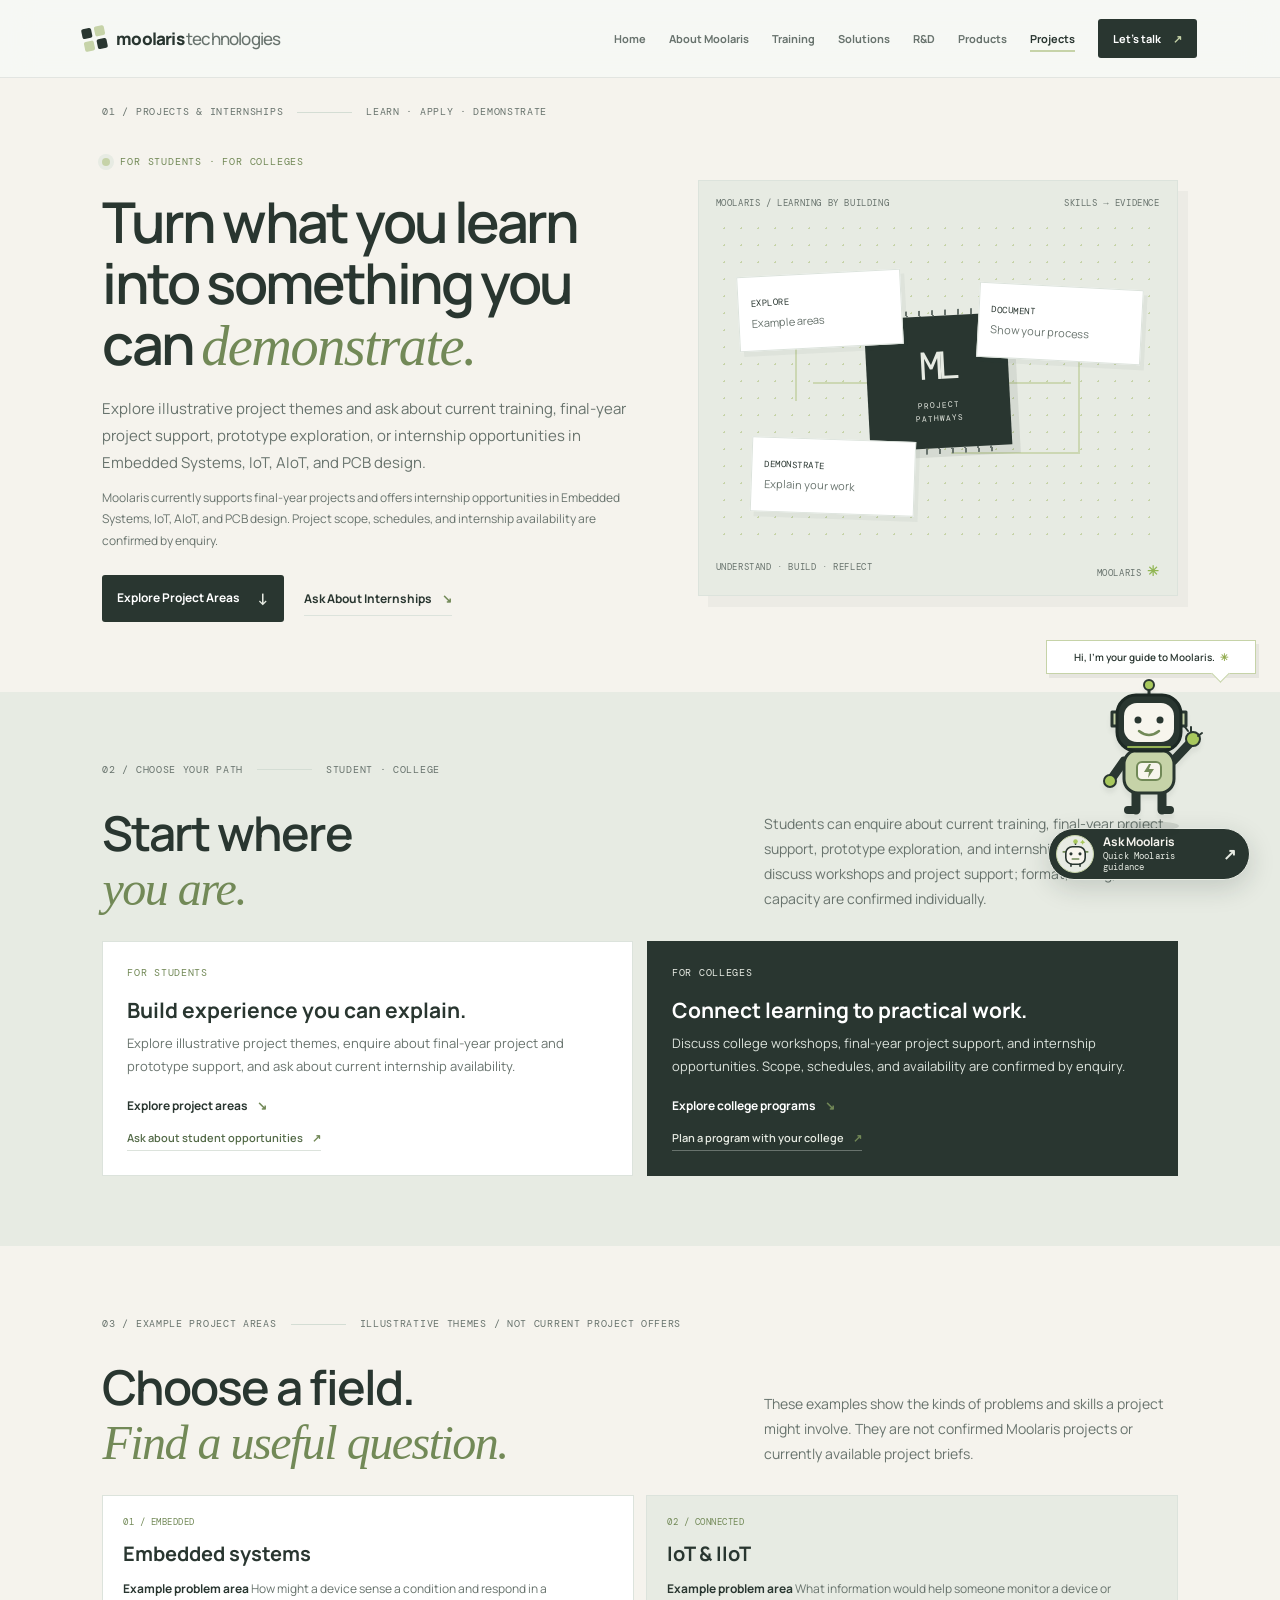
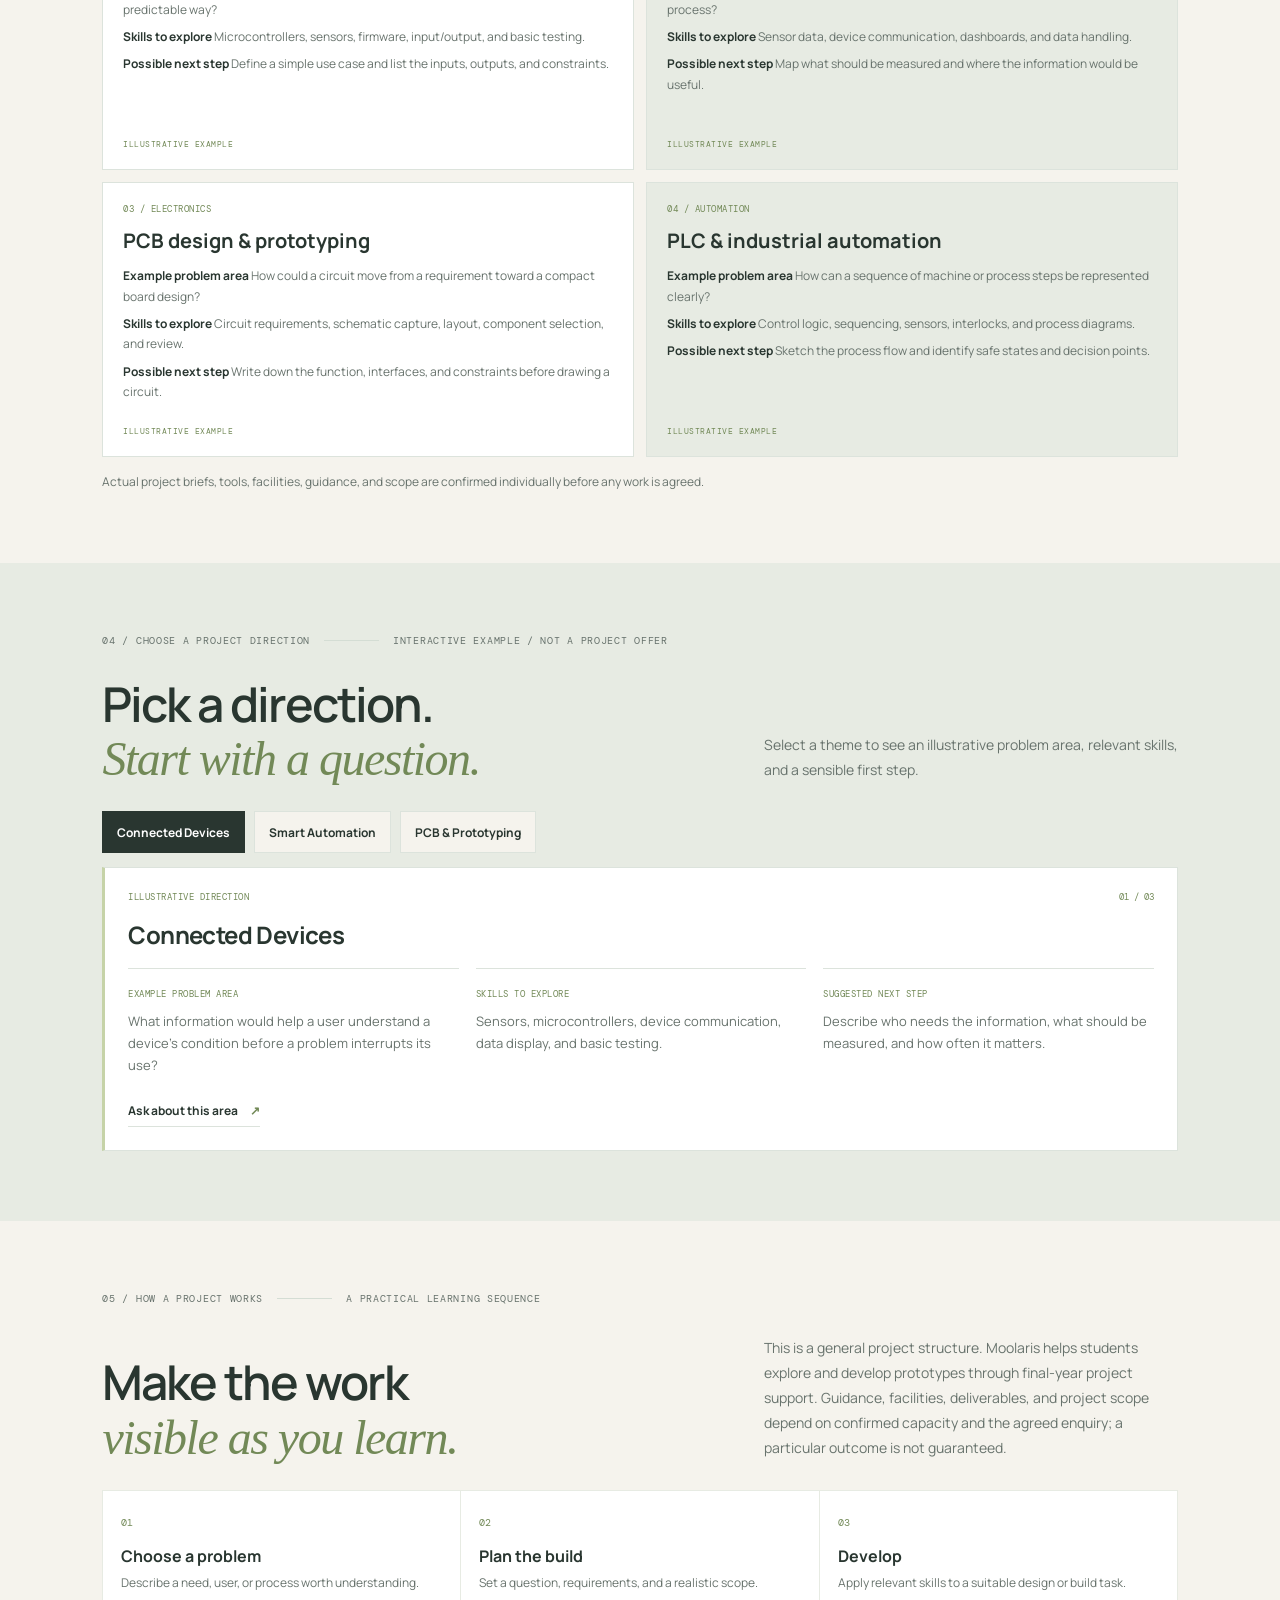
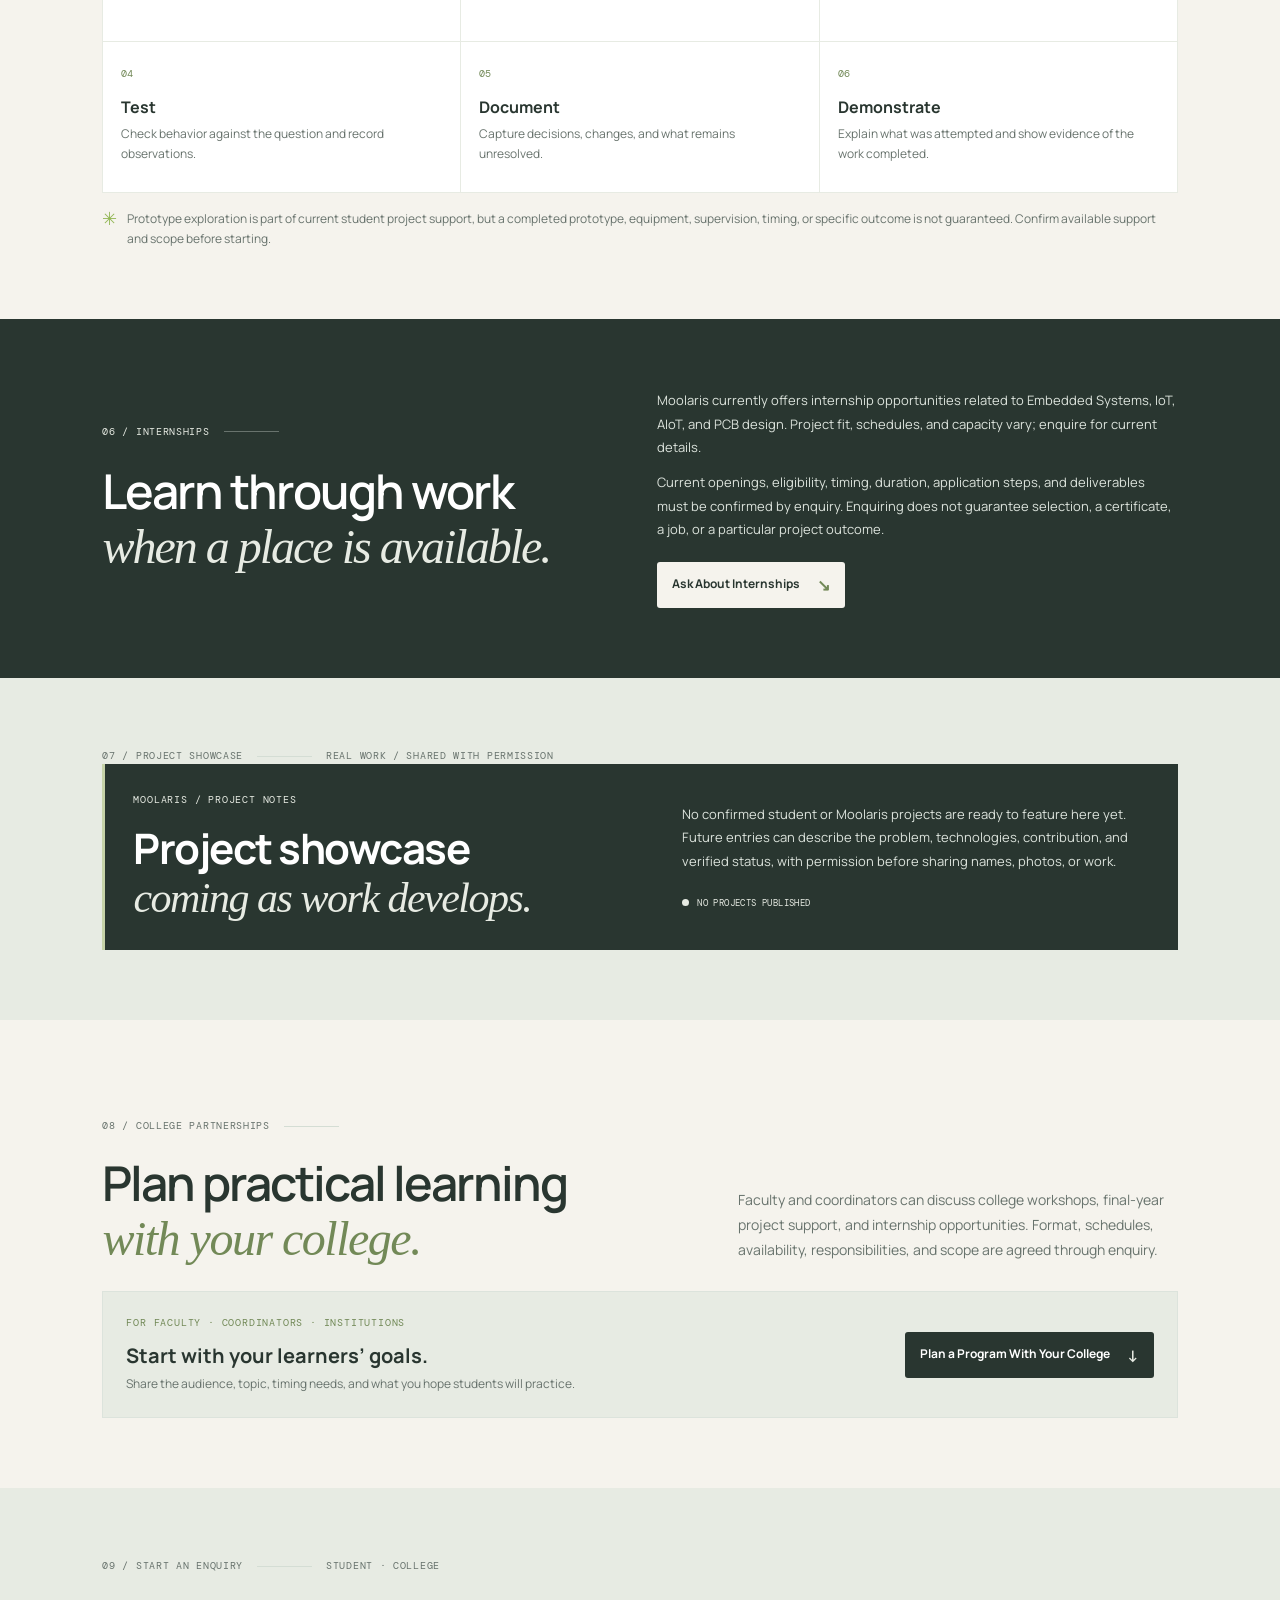
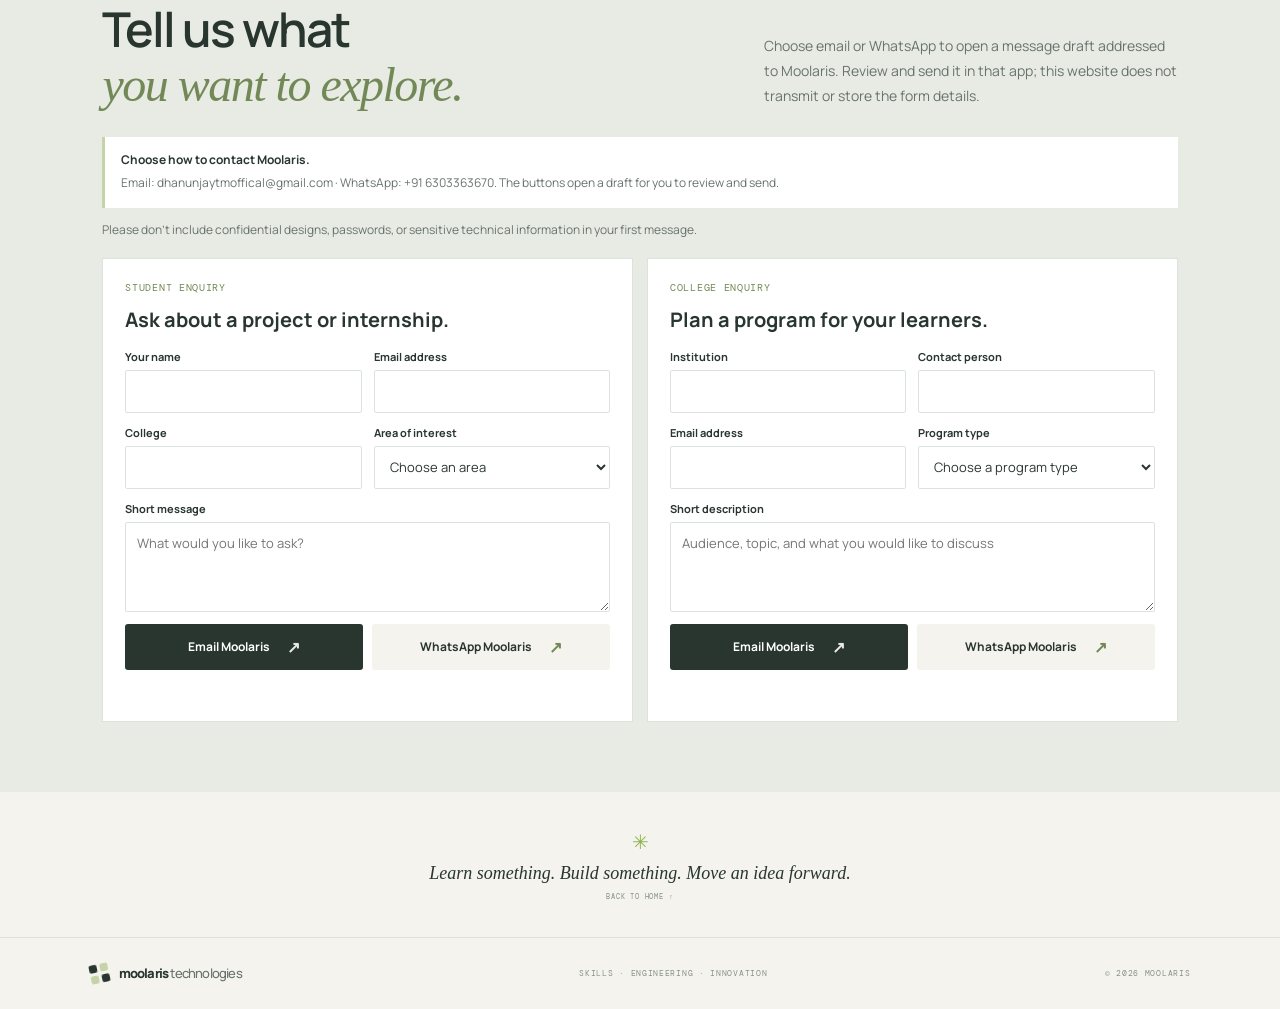
<file: projects.html>
<!doctype html>
<html lang="en">
<head>
  <meta charset="utf-8">
  <meta name="viewport" content="width=device-width, initial-scale=1">
  <meta name="theme-color" content="#f6f8f5">
  <meta name="description" content="Explore illustrative project areas, current final-year project support, prototype exploration, and internship opportunities from Moolaris."><link rel="icon" href="favicon.svg" type="image/svg+xml"><meta property="og:type" content="website"><meta property="og:site_name" content="Moolaris Technologies"><meta property="og:title" content="Projects and Internships | Moolaris Technologies"><meta property="og:description" content="Explore illustrative project areas, current final-year project support, prototype exploration, and internship opportunities from Moolaris."><meta name="twitter:card" content="summary">
  <link rel="preconnect" href="https://fonts.googleapis.com">
  <link rel="preconnect" href="https://fonts.gstatic.com" crossorigin>
  <link href="https://fonts.googleapis.com/css2?family=DM+Mono:wght@400;500&family=Manrope:wght@400;500;600;700;800&display=swap" rel="stylesheet">
  <link rel="stylesheet" href="styles.css">
  <link rel="stylesheet" href="projects.css">
  <title>Projects and Internships | Moolaris Technologies</title>
</head>
<body><a class="skip-link" href="#main-content">Skip to main content</a>
  <header class="site-header">
    <a class="brand" href="index.html" aria-label="Moolaris home"><span class="brand-mark" aria-hidden="true"><i></i><i></i><i></i><i></i></span><span>moolaris<span class="brand-light"> technologies</span></span></a>
    <button class="menu-toggle" aria-label="Open navigation" aria-expanded="false"><span></span><span></span></button>
    <nav class="nav" aria-label="Main navigation"><a class="nav-link" href="index.html">Home</a><a class="nav-link" href="about.html">About Moolaris</a><a class="nav-link" href="training.html">Training</a><a class="nav-link" href="solutions.html">Solutions</a><a class="nav-link" href="research.html">R&amp;D</a><a class="nav-link" href="products.html">Products</a><a class="nav-link active" href="projects.html" aria-current="page">Projects</a><a class="nav-cta" href="contact.html">Let’s talk <span>↗</span></a></nav>
  </header>
  <main class="projects-page" id="main-content">
    <section class="projects-hero section-pad" id="projects">
      <div class="section-kicker"><span>01 / PROJECTS &amp; INTERNSHIPS</span><span class="kicker-rule"></span><span>LEARN · APPLY · DEMONSTRATE</span></div>
      <div class="projects-hero-grid">
        <div class="projects-hero-copy">
          <span class="projects-eyebrow"><i aria-hidden="true"></i> FOR STUDENTS · FOR COLLEGES</span>
          <h1>Turn what you learn into something you can <em>demonstrate.</em></h1>
          <p>Explore illustrative project themes and ask about current training, final-year project support, prototype exploration, or internship opportunities in Embedded Systems, IoT, AIoT, and PCB design.</p>
          <p class="projects-availability">Moolaris currently supports final-year projects and offers internship opportunities in Embedded Systems, IoT, AIoT, and PCB design. Project scope, schedules, and internship availability are confirmed by enquiry.</p>
          <div class="projects-actions"><a class="projects-button projects-button-dark" href="#project-areas">Explore Project Areas <span aria-hidden="true">↓</span></a><a class="projects-text-link" href="#internships">Ask About Internships <span aria-hidden="true">↘</span></a></div>
        </div>
        <div class="projects-hero-art" role="img" aria-label="Illustration of learning, building, and documenting engineering projects">
          <div class="projects-art-top"><span>MOOLARIS / LEARNING BY BUILDING</span><span>SKILLS → EVIDENCE</span></div>
          <div class="projects-art-body"><div class="projects-art-trace" aria-hidden="true"><i></i><i></i><i></i></div><div class="projects-art-chip"><span>ML</span><small>PROJECT<br>PATHWAYS</small></div><div class="projects-art-node projects-art-a"><b>EXPLORE</b><small>Example areas</small></div><div class="projects-art-node projects-art-b"><b>DOCUMENT</b><small>Show your process</small></div><div class="projects-art-node projects-art-c"><b>DEMONSTRATE</b><small>Explain your work</small></div></div>
          <div class="projects-art-bottom"><span>UNDERSTAND · BUILD · REFLECT</span><span>MOOLARIS <b>✳</b></span></div>
        </div>
      </div>
    </section>

    <section class="projects-paths section-pad" id="choose-path">
      <div class="section-kicker"><span>02 / CHOOSE YOUR PATH</span><span class="kicker-rule"></span><span>STUDENT · COLLEGE</span></div>
      <div class="projects-heading"><h2>Start where<br><em>you are.</em></h2><p>Students can enquire about current training, final-year project support, prototype exploration, and internships. Colleges can discuss workshops and project support; format, timing, and capacity are confirmed individually.</p></div>
      <div class="projects-path-grid">
        <article class="projects-path-card"><span>FOR STUDENTS</span><h3>Build experience you can explain.</h3><p>Explore illustrative project themes, enquire about final-year project and prototype support, and ask about current internship availability.</p><a href="#project-areas">Explore project areas <b aria-hidden="true">↘</b></a><a class="projects-secondary-link" href="#student-enquiry">Ask about student opportunities <b aria-hidden="true">↗</b></a></article>
        <article class="projects-path-card projects-path-college"><span>FOR COLLEGES</span><h3>Connect learning to practical work.</h3><p>Discuss college workshops, final-year project support, and internship opportunities. Scope, schedules, and availability are confirmed by enquiry.</p><a href="#college-partnerships">Explore college programs <b aria-hidden="true">↘</b></a><a class="projects-secondary-link" href="#college-enquiry">Plan a program with your college <b aria-hidden="true">↗</b></a></article>
      </div>
    </section>

    <section class="projects-areas section-pad" id="project-areas">
      <div class="section-kicker"><span>03 / EXAMPLE PROJECT AREAS</span><span class="kicker-rule"></span><span>ILLUSTRATIVE THEMES / NOT CURRENT PROJECT OFFERS</span></div>
      <div class="projects-heading"><h2>Choose a field.<br><em>Find a useful question.</em></h2><p>These examples show the kinds of problems and skills a project might involve. They are not confirmed Moolaris projects or currently available project briefs.</p></div>
      <div class="projects-area-grid">
        <article class="projects-area-card"><span class="projects-area-index">01 / EMBEDDED</span><h3>Embedded systems</h3><p><b>Example problem area</b> How might a device sense a condition and respond in a predictable way?</p><p><b>Skills to explore</b> Microcontrollers, sensors, firmware, input/output, and basic testing.</p><p><b>Possible next step</b> Define a simple use case and list the inputs, outputs, and constraints.</p><span class="projects-example-tag">ILLUSTRATIVE EXAMPLE</span></article>
        <article class="projects-area-card"><span class="projects-area-index">02 / CONNECTED</span><h3>IoT &amp; IIoT</h3><p><b>Example problem area</b> What information would help someone monitor a device or process?</p><p><b>Skills to explore</b> Sensor data, device communication, dashboards, and data handling.</p><p><b>Possible next step</b> Map what should be measured and where the information would be useful.</p><span class="projects-example-tag">ILLUSTRATIVE EXAMPLE</span></article>
        <article class="projects-area-card"><span class="projects-area-index">03 / ELECTRONICS</span><h3>PCB design &amp; prototyping</h3><p><b>Example problem area</b> How could a circuit move from a requirement toward a compact board design?</p><p><b>Skills to explore</b> Circuit requirements, schematic capture, layout, component selection, and review.</p><p><b>Possible next step</b> Write down the function, interfaces, and constraints before drawing a circuit.</p><span class="projects-example-tag">ILLUSTRATIVE EXAMPLE</span></article>
        <article class="projects-area-card"><span class="projects-area-index">04 / AUTOMATION</span><h3>PLC &amp; industrial automation</h3><p><b>Example problem area</b> How can a sequence of machine or process steps be represented clearly?</p><p><b>Skills to explore</b> Control logic, sequencing, sensors, interlocks, and process diagrams.</p><p><b>Possible next step</b> Sketch the process flow and identify safe states and decision points.</p><span class="projects-example-tag">ILLUSTRATIVE EXAMPLE</span></article>
      </div>
      <p class="projects-areas-note">Actual project briefs, tools, facilities, guidance, and scope are confirmed individually before any work is agreed.</p>
    </section>

    <section class="projects-selector section-pad" id="project-direction">
      <div class="section-kicker"><span>04 / CHOOSE A PROJECT DIRECTION</span><span class="kicker-rule"></span><span>INTERACTIVE EXAMPLE / NOT A PROJECT OFFER</span></div>
      <div class="projects-heading"><h2>Pick a direction.<br><em>Start with a question.</em></h2><p>Select a theme to see an illustrative problem area, relevant skills, and a sensible first step.</p></div>
      <div class="direction-selector" role="group" aria-label="Choose an illustrative project theme"><button type="button" class="direction-button is-selected" data-direction="connected" aria-pressed="true">Connected Devices</button><button type="button" class="direction-button" data-direction="automation" aria-pressed="false">Smart Automation</button><button type="button" class="direction-button" data-direction="pcb" aria-pressed="false">PCB &amp; Prototyping</button></div>
      <article class="direction-result" aria-live="polite" aria-atomic="true"><div class="direction-result-meta"><span class="projects-area-index">ILLUSTRATIVE DIRECTION</span><span class="direction-result-count" id="direction-count">01 / 03</span></div><h3 id="direction-title">Connected Devices</h3><div class="direction-result-grid"><div><span>EXAMPLE PROBLEM AREA</span><p id="direction-problem">What information would help a user understand a device’s condition before a problem interrupts its use?</p></div><div><span>SKILLS TO EXPLORE</span><p id="direction-skills">Sensors, microcontrollers, device communication, data display, and basic testing.</p></div><div><span>SUGGESTED NEXT STEP</span><p id="direction-next">Describe who needs the information, what should be measured, and how often it matters.</p></div></div><a href="#student-enquiry" class="direction-next-link">Ask about this area <b aria-hidden="true">↗</b></a></article>
      <noscript><p class="projects-noscript">The selector needs JavaScript. The example project areas above remain available without it.</p></noscript>
    </section>

    <section class="projects-process section-pad" id="project-process">
      <div class="section-kicker"><span>05 / HOW A PROJECT WORKS</span><span class="kicker-rule"></span><span>A PRACTICAL LEARNING SEQUENCE</span></div>
      <div class="projects-heading"><h2>Make the work<br><em>visible as you learn.</em></h2><p>This is a general project structure. Moolaris helps students explore and develop prototypes through final-year project support. Guidance, facilities, deliverables, and project scope depend on confirmed capacity and the agreed enquiry; a particular outcome is not guaranteed.</p></div>
      <ol class="project-process-steps"><li><span>01</span><h3>Choose a problem</h3><p>Describe a need, user, or process worth understanding.</p></li><li><span>02</span><h3>Plan the build</h3><p>Set a question, requirements, and a realistic scope.</p></li><li><span>03</span><h3>Develop</h3><p>Apply relevant skills to a suitable design or build task.</p></li><li><span>04</span><h3>Test</h3><p>Check behavior against the question and record observations.</p></li><li><span>05</span><h3>Document</h3><p>Capture decisions, changes, and what remains unresolved.</p></li><li><span>06</span><h3>Demonstrate</h3><p>Explain what was attempted and show evidence of the work completed.</p></li></ol>
      <p class="process-caveat"><span aria-hidden="true">✳</span> Prototype exploration is part of current student project support, but a completed prototype, equipment, supervision, timing, or specific outcome is not guaranteed. Confirm available support and scope before starting.</p>
    </section>

    <section class="projects-internships section-pad" id="internships">
      <div class="internship-panel"><div><div class="section-kicker"><span>06 / INTERNSHIPS</span><span class="kicker-rule"></span></div><h2>Learn through work<br><em>when a place is available.</em></h2></div><div><p>Moolaris currently offers internship opportunities related to Embedded Systems, IoT, AIoT, and PCB design. Project fit, schedules, and capacity vary; enquire for current details.</p><p>Current openings, eligibility, timing, duration, application steps, and deliverables must be confirmed by enquiry. Enquiring does not guarantee selection, a certificate, a job, or a particular project outcome.</p><a class="projects-button projects-button-light" href="#student-enquiry">Ask About Internships <span aria-hidden="true">↘</span></a></div></div>
    </section>

    <section class="projects-showcase section-pad" id="showcase">
      <div class="section-kicker"><span>07 / PROJECT SHOWCASE</span><span class="kicker-rule"></span><span>REAL WORK / SHARED WITH PERMISSION</span></div>
      <div class="showcase-panel"><div><span class="projects-eyebrow">MOOLARIS / PROJECT NOTES</span><h2>Project showcase<br><em>coming as work develops.</em></h2></div><div><p>No confirmed student or Moolaris projects are ready to feature here yet. Future entries can describe the problem, technologies, contribution, and verified status, with permission before sharing names, photos, or work.</p><span class="showcase-status"><i aria-hidden="true"></i> NO PROJECTS PUBLISHED</span></div></div>
    </section>

    <section class="projects-colleges section-pad" id="college-partnerships">
      <div class="projects-heading"><div><div class="section-kicker"><span>08 / COLLEGE PARTNERSHIPS</span><span class="kicker-rule"></span></div><h2>Plan practical learning<br><em>with your college.</em></h2></div><p>Faculty and coordinators can discuss college workshops, final-year project support, and internship opportunities. Format, schedules, availability, responsibilities, and scope are agreed through enquiry.</p></div>
      <div class="college-cta-panel"><div><span class="projects-eyebrow">FOR FACULTY · COORDINATORS · INSTITUTIONS</span><h3>Start with your learners’ goals.</h3><p>Share the audience, topic, timing needs, and what you hope students will practice.</p></div><a class="projects-button projects-button-dark" href="#college-enquiry">Plan a Program With Your College <span aria-hidden="true">↓</span></a></div>
    </section>

    <section class="projects-enquiries section-pad" id="enquiries">
      <div class="section-kicker"><span>09 / START AN ENQUIRY</span><span class="kicker-rule"></span><span>STUDENT · COLLEGE</span></div>
      <div class="projects-heading"><h2>Tell us what<br><em>you want to explore.</em></h2><p>Choose email or WhatsApp to open a message draft addressed to Moolaris. Review and send it in that app; this website does not transmit or store the form details.</p></div>
      <div class="enquiry-delivery-note"><strong>Choose how to contact Moolaris.</strong><span>Email: dhanunjaytmoffical@gmail.com · WhatsApp: +91 6303363670. The buttons open a draft for you to review and send.</span></div>
      <p class="enquiry-confidentiality">Please don’t include confidential designs, passwords, or sensitive technical information in your first message.</p>
      <div class="project-enquiry-grid">
        <form class="project-enquiry-form" id="student-enquiry" data-enquiry-type="Student">
          <span class="project-form-label">STUDENT ENQUIRY</span><h3>Ask about a project or internship.</h3>
          <label>Your name<input name="name" autocomplete="name" required></label>
          <label>Email address<input name="email" type="email" autocomplete="email" required></label>
          <label>College<input name="college" autocomplete="organization" required></label>
          <label>Area of interest<select name="interest" required><option value="" selected disabled>Choose an area</option><option>Embedded systems</option><option>IoT &amp; AIoT</option><option>PCB design &amp; prototyping</option><option>PLC &amp; industrial automation (illustrative)</option><option>Other</option></select></label>
          <label class="project-message-field">Short message<textarea name="message" rows="3" placeholder="What would you like to ask?" required></textarea></label>
          <div class="project-channel-actions"><button class="projects-button projects-button-dark" type="button" data-channel="email">Email Moolaris <span aria-hidden="true">↗</span></button><button class="projects-button projects-button-light" type="button" data-channel="whatsapp">WhatsApp Moolaris <span aria-hidden="true">↗</span></button></div>
          <p class="project-form-status" role="status" aria-live="polite"></p>
        </form>
        <form class="project-enquiry-form project-college-form" id="college-enquiry" data-enquiry-type="College">
          <span class="project-form-label">COLLEGE ENQUIRY</span><h3>Plan a program for your learners.</h3>
          <label>Institution<input name="institution" autocomplete="organization" required></label>
          <label>Contact person<input name="contact_person" autocomplete="name" required></label>
          <label>Email address<input name="email" type="email" autocomplete="email" required></label>
          <label>Program type<select name="program_type" required><option value="" selected disabled>Choose a program type</option><option>Student projects</option><option>Workshop</option><option>Internship discussion</option><option>Custom program</option><option>Other</option></select></label>
          <label class="project-message-field">Short description<textarea name="message" rows="3" placeholder="Audience, topic, and what you would like to discuss" required></textarea></label>
          <div class="project-channel-actions"><button class="projects-button projects-button-dark" type="button" data-channel="email">Email Moolaris <span aria-hidden="true">↗</span></button><button class="projects-button projects-button-light" type="button" data-channel="whatsapp">WhatsApp Moolaris <span aria-hidden="true">↗</span></button></div>
          <p class="project-form-status" role="status" aria-live="polite"></p>
        </form>
      </div>
      <noscript><p class="projects-noscript">The enquiry buttons need JavaScript to prepare the message draft. You can email <a href="mailto:dhanunjaytmoffical@gmail.com">dhanunjaytmoffical@gmail.com</a> or WhatsApp <a href="https://wa.me/916303363670">+91 6303363670</a> directly.</p></noscript>
    </section>
  </main>
  <section class="closing"><span class="closing-mark">✳</span><p>Learn something. Build something. Move an idea forward.</p><a href="index.html">BACK TO HOME ↑</a></section>
  <footer><a class="brand" href="index.html" aria-label="Moolaris home"><span class="brand-mark" aria-hidden="true"><i></i><i></i><i></i><i></i></span><span>moolaris<span class="brand-light"> technologies</span></span></a><span>SKILLS · ENGINEERING · INNOVATION</span><span>© <span id="year"></span> MOOLARIS</span></footer>
  <script src="script.js"></script>
  <script src="projects.js"></script>
</body>
</html>
</file>
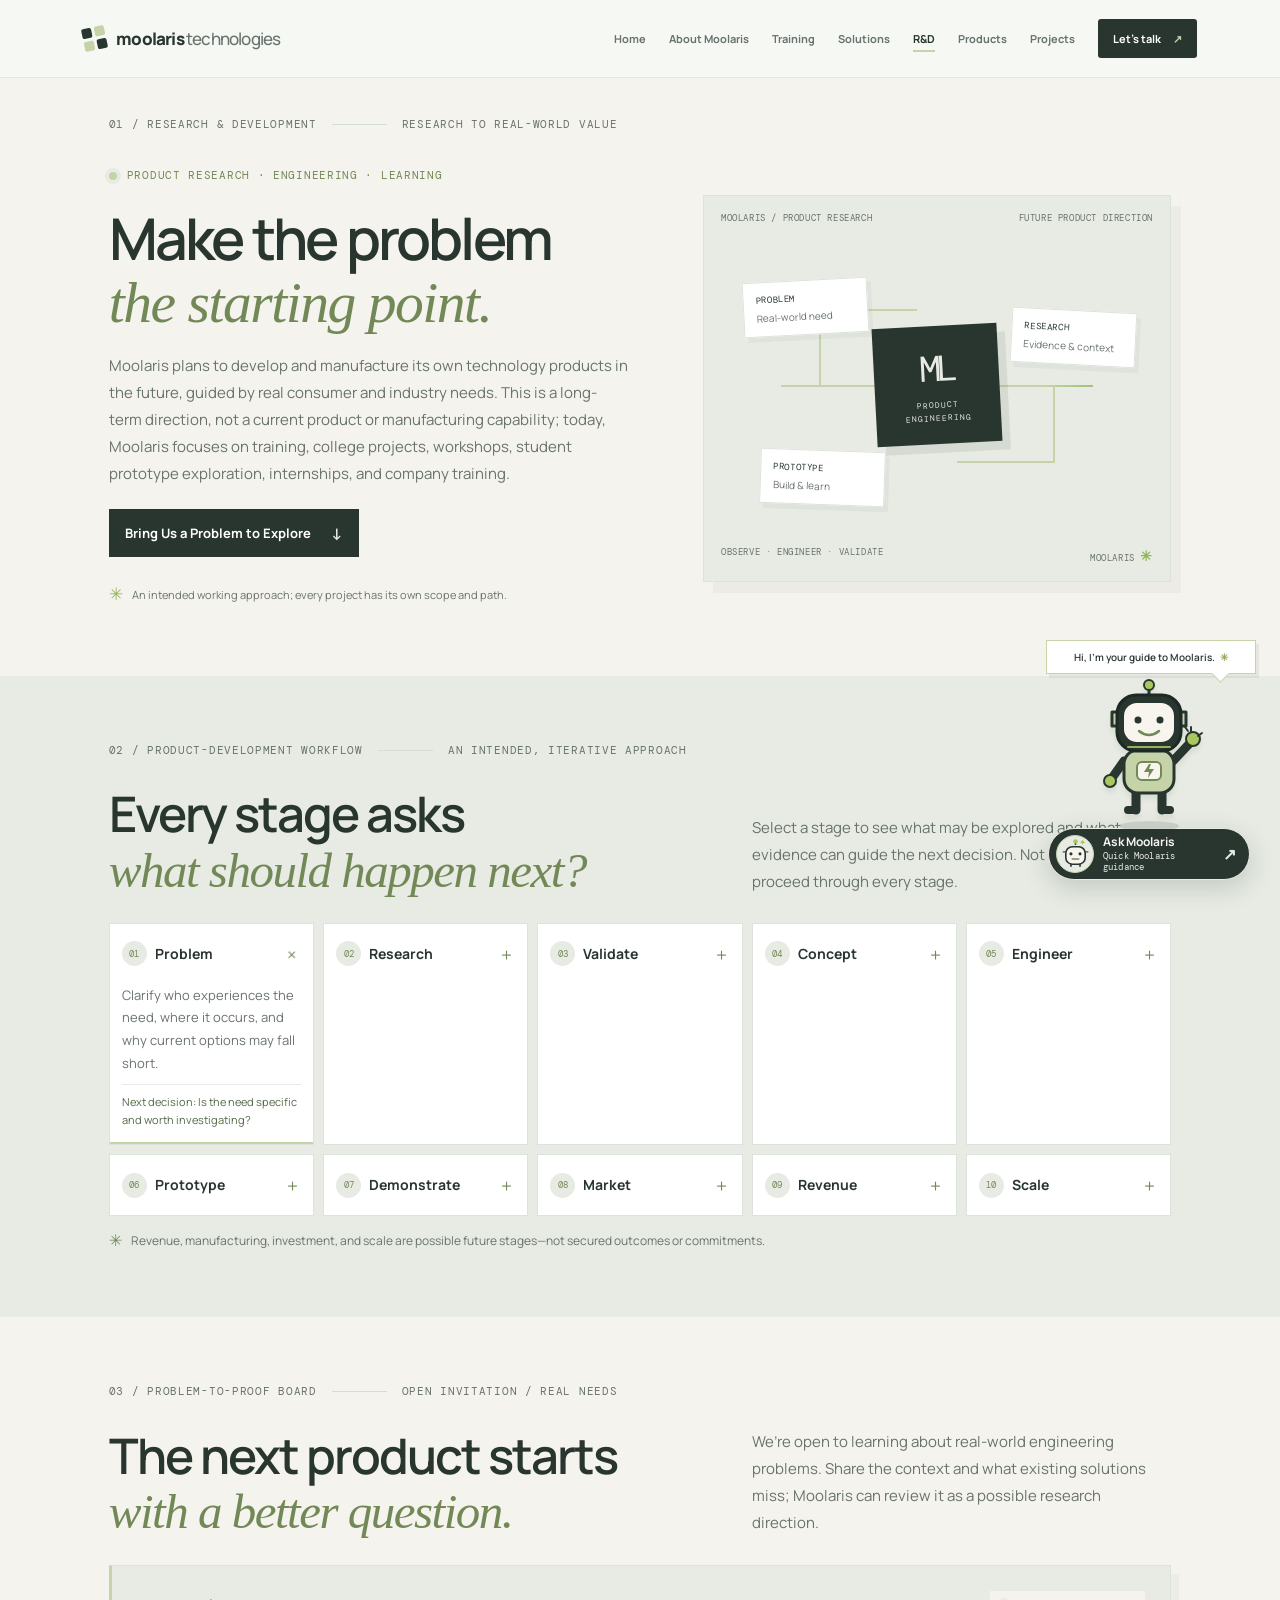
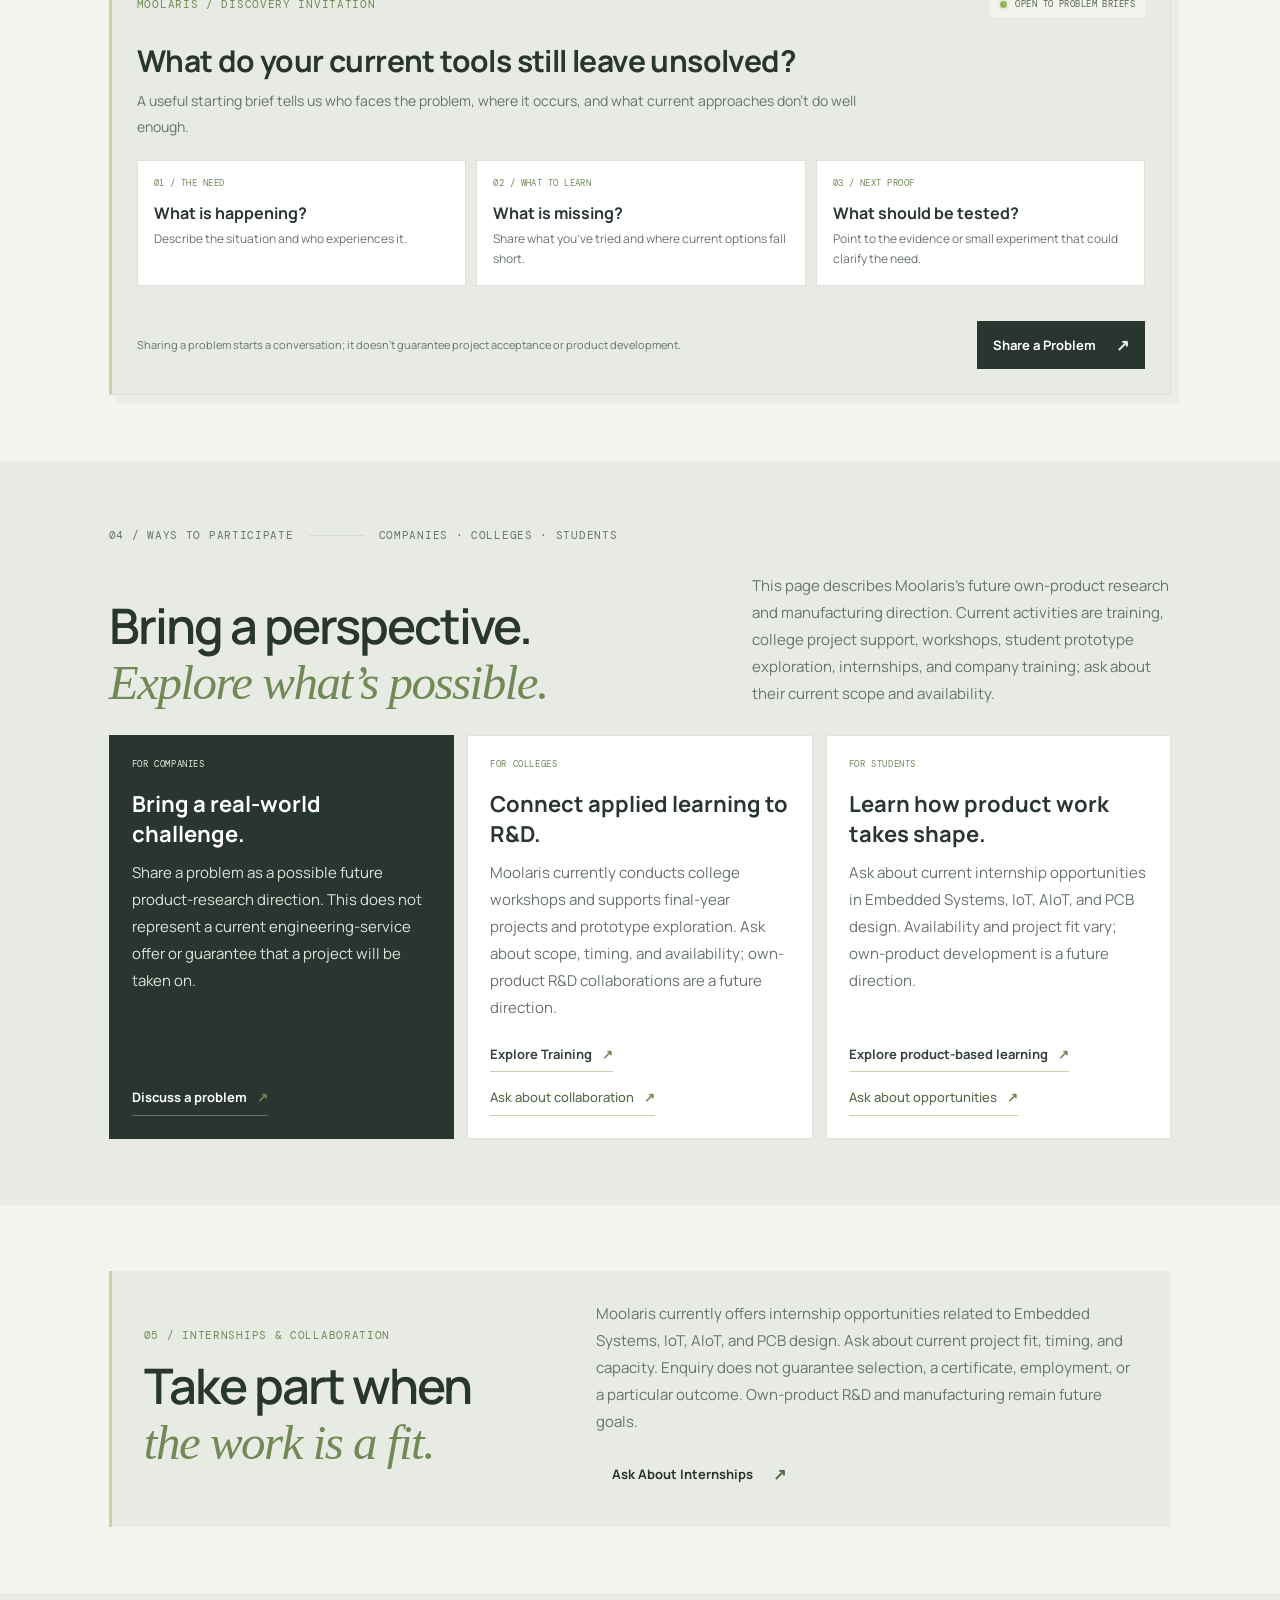
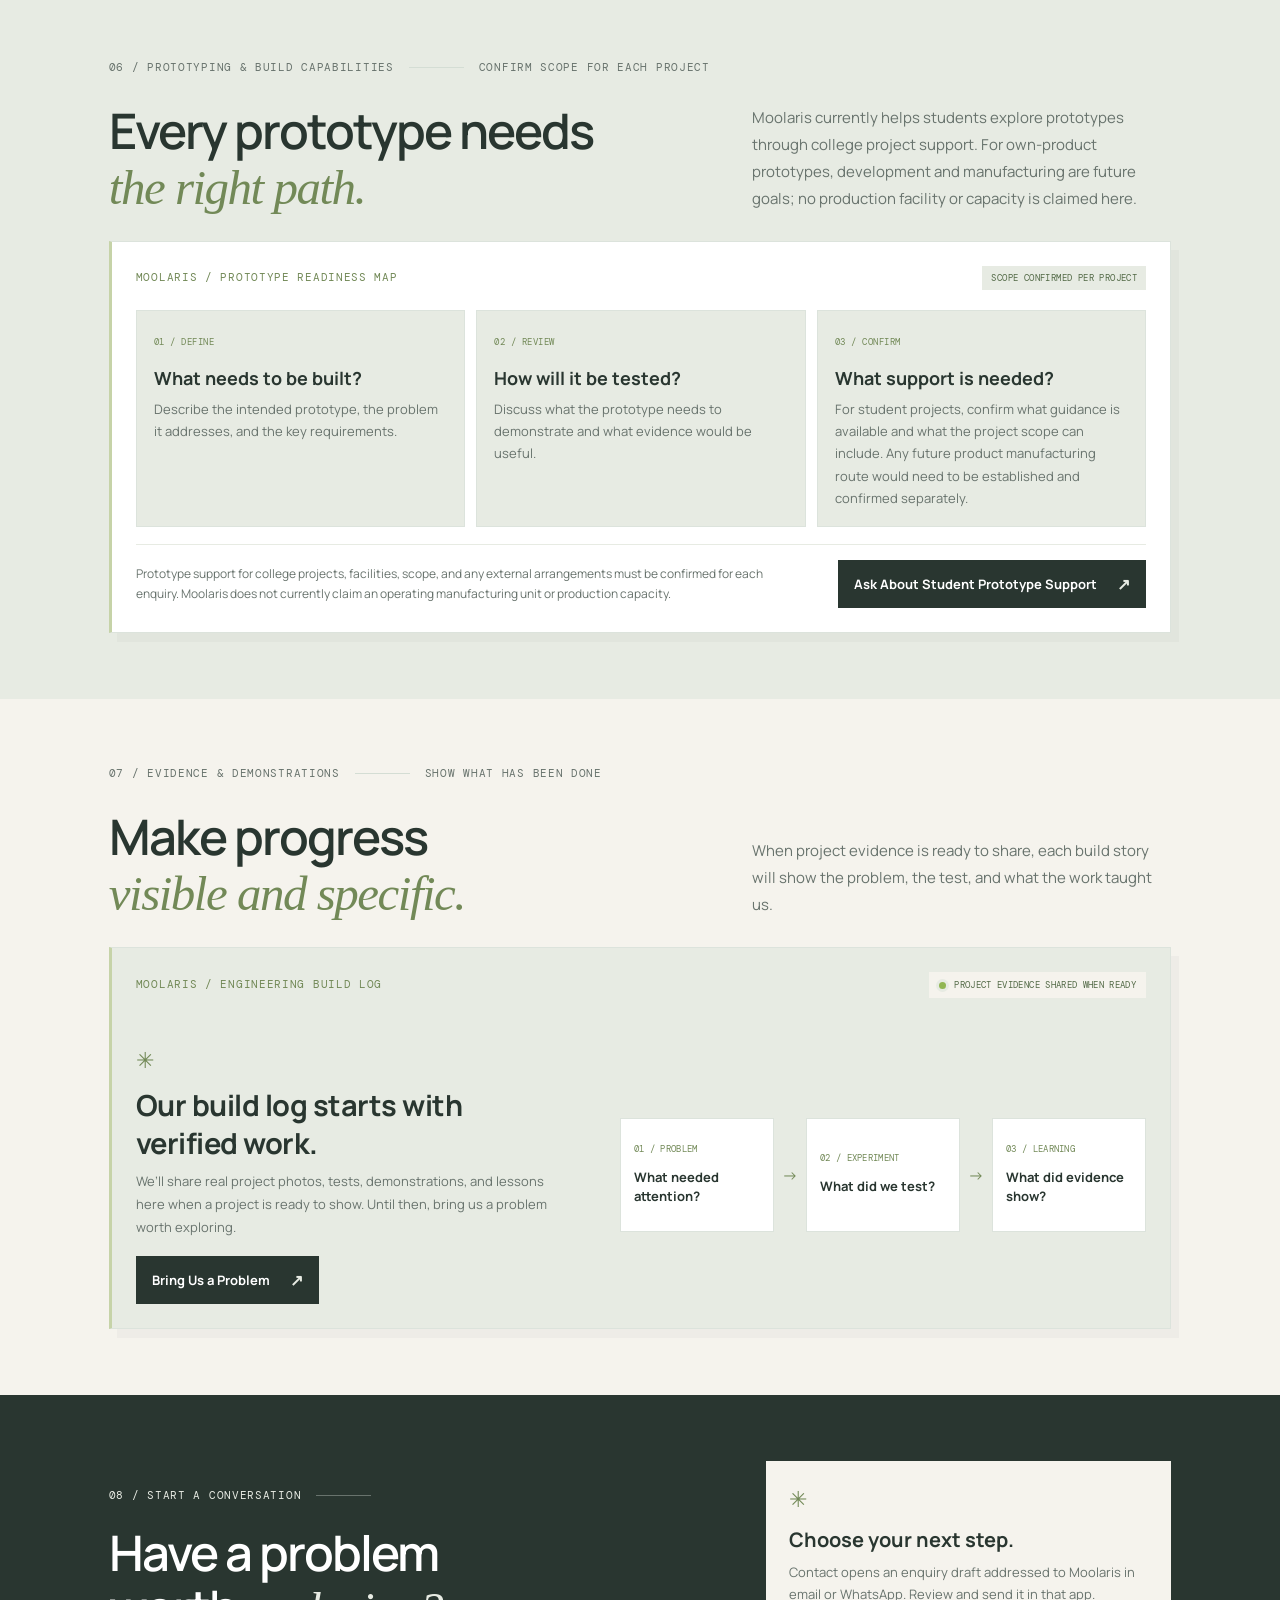
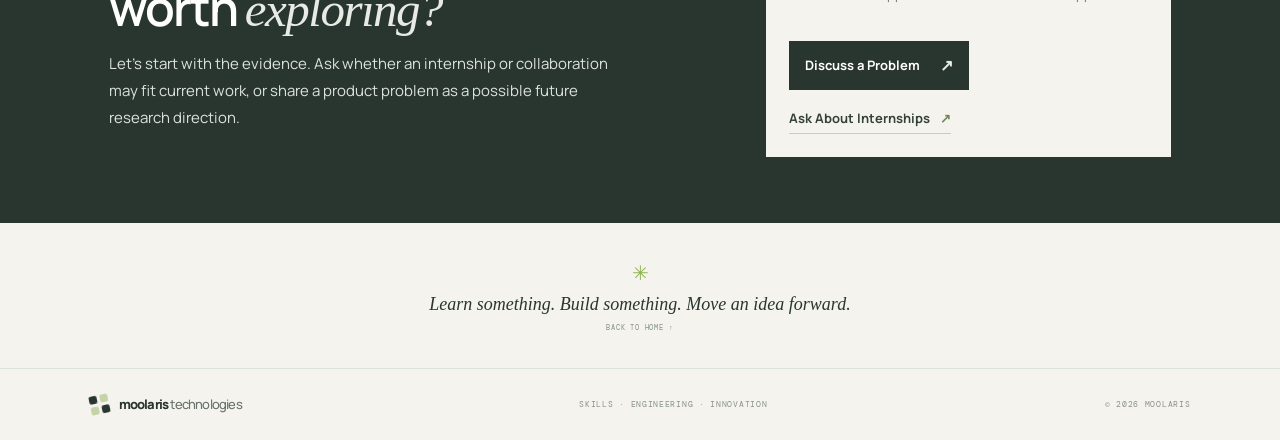
<file: research.html>
<!doctype html>
<html lang="en">
<head>
  <meta charset="utf-8">
  <meta name="viewport" content="width=device-width, initial-scale=1">
  <meta name="theme-color" content="#f6f8f5">
  <meta name="description" content="Explore the long-term product research direction of Moolaris and verified updates as work takes shape. Own-product development is a future goal."><link rel="icon" href="favicon.svg" type="image/svg+xml"><meta property="og:type" content="website"><meta property="og:site_name" content="Moolaris Technologies"><meta property="og:title" content="Research and Development | Moolaris Technologies"><meta property="og:description" content="Explore the long-term product research direction of Moolaris and verified updates as work takes shape. Own-product development is a future goal."><meta name="twitter:card" content="summary">
  <link rel="preconnect" href="https://fonts.googleapis.com">
  <link rel="preconnect" href="https://fonts.gstatic.com" crossorigin>
  <link href="https://fonts.googleapis.com/css2?family=DM+Mono:wght@400;500&family=Manrope:wght@400;500;600;700;800&display=swap" rel="stylesheet">
  <link rel="stylesheet" href="styles.css">
  <link rel="stylesheet" href="research.css">
  <title>Research and Development | Moolaris Technologies</title>
</head>
<body><a class="skip-link" href="#main-content">Skip to main content</a>
  <header class="site-header">
    <a class="brand" href="index.html" aria-label="Moolaris home"><span class="brand-mark" aria-hidden="true"><i></i><i></i><i></i><i></i></span><span>moolaris<span class="brand-light"> technologies</span></span></a>
    <button class="menu-toggle" aria-label="Open navigation" aria-expanded="false"><span></span><span></span></button>
    <nav class="nav" aria-label="Main navigation"><a class="nav-link" href="index.html">Home</a><a class="nav-link" href="about.html">About Moolaris</a><a class="nav-link" href="training.html">Training</a><a class="nav-link" href="solutions.html">Solutions</a><a class="nav-link active" href="research.html" aria-current="page">R&amp;D</a><a class="nav-link" href="products.html">Products</a><a class="nav-link" href="projects.html">Projects</a><a class="nav-cta" href="contact.html">Let’s talk <span>↗</span></a></nav>
  </header>
  <main class="research-page" id="main-content">
    <section class="research-hero section-pad" id="research">
      <div class="section-kicker"><span>01 / RESEARCH &amp; DEVELOPMENT</span><span class="kicker-rule"></span><span>RESEARCH TO REAL-WORLD VALUE</span></div>
      <div class="research-hero-grid">
        <div class="research-hero-copy"><span class="research-eyebrow"><i aria-hidden="true"></i> PRODUCT RESEARCH · ENGINEERING · LEARNING</span><h1>Make the problem<br><em>the starting point.</em></h1><p>Moolaris plans to develop and manufacture its own technology products in the future, guided by real consumer and industry needs. This is a long-term direction, not a current product or manufacturing capability; today, Moolaris focuses on training, college projects, workshops, student prototype exploration, internships, and company training.</p><a class="research-button research-button-dark" href="#rd-enquiry">Bring Us a Problem to Explore <span aria-hidden="true">↓</span></a><p class="research-intent-note"><span aria-hidden="true">✳</span> An intended working approach; every project has its own scope and path.</p></div>
        <div class="research-hero-art" role="img" aria-label="Engineering illustration connecting a real-world problem to product research"><div class="research-art-top"><span>MOOLARIS / PRODUCT RESEARCH</span><span>FUTURE PRODUCT DIRECTION</span></div><div class="research-art-body"><div class="research-traces" aria-hidden="true"><i></i><i></i><i></i></div><div class="research-art-chip"><span>ML</span><small>PRODUCT<br>ENGINEERING</small></div><div class="research-art-card research-art-card-a"><b>PROBLEM</b><small>Real-world need</small></div><div class="research-art-card research-art-card-b"><b>RESEARCH</b><small>Evidence &amp; context</small></div><div class="research-art-card research-art-card-c"><b>PROTOTYPE</b><small>Build &amp; learn</small></div></div><div class="research-art-bottom"><span>OBSERVE · ENGINEER · VALIDATE</span><span>MOOLARIS <b>✳</b></span></div></div>
      </div>
    </section>

    <section class="research-workflow section-pad" id="workflow">
      <div class="section-kicker"><span>02 / PRODUCT-DEVELOPMENT WORKFLOW</span><span class="kicker-rule"></span><span>AN INTENDED, ITERATIVE APPROACH</span></div>
      <div class="research-section-heading"><h2>Every stage asks<br><em>what should happen next?</em></h2><p>Select a stage to see what may be explored and what evidence can guide the next decision. Not every project will proceed through every stage.</p></div>
      <ol class="research-stages" aria-label="Expandable product development stages">
        <li><details open><summary><span>01</span><b>Problem</b><i aria-hidden="true">＋</i></summary><div class="stage-detail"><p>Clarify who experiences the need, where it occurs, and why current options may fall short.</p><small>Next decision: Is the need specific and worth investigating?</small></div></details></li>
        <li><details><summary><span>02</span><b>Research</b><i aria-hidden="true">＋</i></summary><div class="stage-detail"><p>Study existing products, users, workflows, constraints, and relevant technical approaches.</p><small>Next decision: What is already solved, and what remains unclear?</small></div></details></li>
        <li><details><summary><span>03</span><b>Validate</b><i aria-hidden="true">＋</i></summary><div class="stage-detail"><p>Check assumptions with available evidence, stakeholder input, and practical context.</p><small>Next decision: Is there enough evidence to shape a product opportunity?</small></div></details></li>
        <li><details><summary><span>04</span><b>Concept</b><i aria-hidden="true">＋</i></summary><div class="stage-detail"><p>Compare possible approaches and outline a concept against clear requirements.</p><small>Next decision: Which concept best addresses the validated need?</small></div></details></li>
        <li><details><summary><span>05</span><b>Engineer</b><i aria-hidden="true">＋</i></summary><div class="stage-detail"><p>Develop the system architecture, electronics, firmware, software, or integration plan needed for the concept.</p><small>Next decision: Is the design practical to build and test within the agreed scope?</small></div></details></li>
        <li><details><summary><span>06</span><b>Prototype</b><i aria-hidden="true">＋</i></summary><div class="stage-detail"><p>Where capability and scope allow, assemble a prototype to investigate behavior and design assumptions.</p><small>Next decision: What does the prototype demonstrate, and what needs refinement?</small></div></details></li>
        <li><details><summary><span>07</span><b>Demonstrate</b><i aria-hidden="true">＋</i></summary><div class="stage-detail"><p>Show the prototype or technical evidence in a relevant use context and record what is learned.</p><small>Next decision: What feedback or test evidence should shape the next iteration?</small></div></details></li>
        <li><details><summary><span>08</span><b>Market</b><i aria-hidden="true">＋</i></summary><div class="stage-detail"><p>Explore user response, adoption barriers, alternatives, and potential routes to market.</p><small>Next decision: Is there a clear user and viable path worth pursuing?</small></div></details></li>
        <li><details><summary><span>09</span><b>Revenue</b><i aria-hidden="true">＋</i></summary><div class="stage-detail"><p>If the evidence supports it, examine possible pricing, costs, and sustainable business models.</p><small>Next decision: Does a workable commercial model appear possible?</small></div></details></li>
        <li><details><summary><span>10</span><b>Scale</b><i aria-hidden="true">＋</i></summary><div class="stage-detail"><p>Consider production, support, and growth only when product performance, demand, and delivery requirements are better understood.</p><small>Next decision: What capabilities and investment might future growth require?</small></div></details></li>
      </ol>
      <p class="workflow-note"><span aria-hidden="true">✳</span> Revenue, manufacturing, investment, and scale are possible future stages—not secured outcomes or commitments.</p>
    </section>

    <section class="research-exploring section-pad" id="exploring">
      <div class="section-kicker"><span>03 / PROBLEM-TO-PROOF BOARD</span><span class="kicker-rule"></span><span>OPEN INVITATION / REAL NEEDS</span></div>
      <div class="research-section-heading"><h2>The next product starts<br><em>with a better question.</em></h2><p>We’re open to learning about real-world engineering problems. Share the context and what existing solutions miss; Moolaris can review it as a possible research direction.</p></div>
      <div class="problem-board">
        <div class="problem-board-top"><span class="research-status">MOOLARIS / DISCOVERY INVITATION</span><span class="problem-open-status"><i aria-hidden="true"></i> OPEN TO PROBLEM BRIEFS</span></div>
        <h3>What do your current tools still leave unsolved?</h3>
        <p class="problem-board-intro">A useful starting brief tells us who faces the problem, where it occurs, and what current approaches don’t do well enough.</p>
        <div class="problem-proof-prompts"><article><span>01 / THE NEED</span><b>What is happening?</b><p>Describe the situation and who experiences it.</p></article><article><span>02 / WHAT TO LEARN</span><b>What is missing?</b><p>Share what you’ve tried and where current options fall short.</p></article><article><span>03 / NEXT PROOF</span><b>What should be tested?</b><p>Point to the evidence or small experiment that could clarify the need.</p></article></div>
        <div class="problem-board-bottom"><p>Sharing a problem starts a conversation; it doesn’t guarantee project acceptance or product development.</p><a class="research-button research-button-dark" href="contact.html#contact">Share a Problem <span aria-hidden="true">↗</span></a></div>
      </div>
    </section>

    <section class="research-participate section-pad" id="participate">
      <div class="section-kicker"><span>04 / WAYS TO PARTICIPATE</span><span class="kicker-rule"></span><span>COMPANIES · COLLEGES · STUDENTS</span></div>
      <div class="research-section-heading"><h2>Bring a perspective.<br><em>Explore what’s possible.</em></h2><p>This page describes Moolaris’s future own-product research and manufacturing direction. Current activities are training, college project support, workshops, student prototype exploration, internships, and company training; ask about their current scope and availability.</p></div>
      <div class="participation-grid">
        <article class="participation-card participation-company"><span>FOR COMPANIES</span><h3>Bring a real-world challenge.</h3><p>Share a problem as a possible future product-research direction. This does not represent a current engineering-service offer or guarantee that a project will be taken on.</p><a href="#rd-enquiry">Discuss a problem <b aria-hidden="true">↗</b></a></article>
        <article class="participation-card"><span>FOR COLLEGES</span><h3>Connect applied learning to R&amp;D.</h3><p>Moolaris currently conducts college workshops and supports final-year projects and prototype exploration. Ask about scope, timing, and availability; own-product R&amp;D collaborations are a future direction.</p><a href="training.html">Explore Training <b aria-hidden="true">↗</b></a><a class="participation-secondary" href="#internships">Ask about collaboration <b aria-hidden="true">↗</b></a></article>
        <article class="participation-card"><span>FOR STUDENTS</span><h3>Learn how product work takes shape.</h3><p>Ask about current internship opportunities in Embedded Systems, IoT, AIoT, and PCB design. Availability and project fit vary; own-product development is a future direction.</p><a href="training.html">Explore product-based learning <b aria-hidden="true">↗</b></a><a class="participation-secondary" href="#internships">Ask about opportunities <b aria-hidden="true">↗</b></a></article>
      </div>
    </section>

    <section class="research-internships section-pad" id="internships">
      <div class="internship-panel"><div><span class="research-status">05 / INTERNSHIPS &amp; COLLABORATION</span><h2>Take part when<br><em>the work is a fit.</em></h2></div><div><p>Moolaris currently offers internship opportunities related to Embedded Systems, IoT, AIoT, and PCB design. Ask about current project fit, timing, and capacity. Enquiry does not guarantee selection, a certificate, employment, or a particular outcome. Own-product R&amp;D and manufacturing remain future goals.</p><a class="research-button research-button-light" href="contact.html#contact">Ask About Internships <span aria-hidden="true">↗</span></a></div></div>
    </section>

    <section class="research-capabilities section-pad" id="capabilities">
      <div class="section-kicker"><span>06 / PROTOTYPING &amp; BUILD CAPABILITIES</span><span class="kicker-rule"></span><span>CONFIRM SCOPE FOR EACH PROJECT</span></div>
      <div class="research-section-heading"><h2>Every prototype needs<br><em>the right path.</em></h2><p>Moolaris currently helps students explore prototypes through college project support. For own-product prototypes, development and manufacturing are future goals; no production facility or capacity is claimed here.</p></div>
      <div class="prototype-readiness-map">
        <div class="readiness-map-top"><span class="research-status">MOOLARIS / PROTOTYPE READINESS MAP</span><span class="readiness-map-note">SCOPE CONFIRMED PER PROJECT</span></div>
        <div class="readiness-stages"><article><span>01 / DEFINE</span><h3>What needs to be built?</h3><p>Describe the intended prototype, the problem it addresses, and the key requirements.</p></article><article><span>02 / REVIEW</span><h3>How will it be tested?</h3><p>Discuss what the prototype needs to demonstrate and what evidence would be useful.</p></article><article><span>03 / CONFIRM</span><h3>What support is needed?</h3><p>For student projects, confirm what guidance is available and what the project scope can include. Any future product manufacturing route would need to be established and confirmed separately.</p></article></div>
        <div class="readiness-map-bottom"><p>Prototype support for college projects, facilities, scope, and any external arrangements must be confirmed for each enquiry. Moolaris does not currently claim an operating manufacturing unit or production capacity.</p><a class="research-button research-button-dark" href="contact.html#contact">Ask About Student Prototype Support <span aria-hidden="true">↗</span></a></div>
      </div>
    </section>

    <section class="research-evidence section-pad" id="evidence">
      <div class="section-kicker"><span>07 / EVIDENCE &amp; DEMONSTRATIONS</span><span class="kicker-rule"></span><span>SHOW WHAT HAS BEEN DONE</span></div>
      <div class="research-section-heading"><h2>Make progress<br><em>visible and specific.</em></h2><p>When project evidence is ready to share, each build story will show the problem, the test, and what the work taught us.</p></div>
      <div class="build-log-invitation">
        <div class="build-log-heading"><span class="research-status">MOOLARIS / ENGINEERING BUILD LOG</span><span class="build-log-status"><i aria-hidden="true"></i> PROJECT EVIDENCE SHARED WHEN READY</span></div>
        <div class="build-log-body"><div><span class="build-log-mark" aria-hidden="true">✳</span><h3>Our build log starts with verified work.</h3><p>We’ll share real project photos, tests, demonstrations, and lessons here when a project is ready to show. Until then, bring us a problem worth exploring.</p><a class="research-button research-button-dark" href="#rd-enquiry">Bring Us a Problem <span aria-hidden="true">↗</span></a></div>
          <div class="build-log-sequence" aria-label="Build log format: problem, experiment, learning"><article><span>01 / PROBLEM</span><b>What needed attention?</b></article><i aria-hidden="true">→</i><article><span>02 / EXPERIMENT</span><b>What did we test?</b></article><i aria-hidden="true">→</i><article><span>03 / LEARNING</span><b>What did evidence show?</b></article></div>
        </div>
      </div>
    </section>

    <section class="research-enquiry section-pad" id="rd-enquiry">
      <div class="research-enquiry-inner"><div><div class="section-kicker"><span>08 / START A CONVERSATION</span><span class="kicker-rule"></span></div><h2>Have a problem<br>worth <em>exploring?</em></h2><p>Let’s start with the evidence. Ask whether an internship or collaboration may fit current work, or share a product problem as a possible future research direction.</p></div><div class="research-enquiry-card"><span aria-hidden="true">✳</span><h3>Choose your next step.</h3><p>Contact opens an enquiry draft addressed to Moolaris in email or WhatsApp. Review and send it in that app.</p><a class="research-button research-button-dark" href="contact.html#contact">Discuss a Problem <b aria-hidden="true">↗</b></a><a class="research-enquiry-secondary" href="contact.html#contact">Ask About Internships <b aria-hidden="true">↗</b></a></div></div>
    </section>
  </main>
  <section class="closing"><span class="closing-mark">✳</span><p>Learn something. Build something. Move an idea forward.</p><a href="index.html">BACK TO HOME ↑</a></section>
  <footer><a class="brand" href="index.html" aria-label="Moolaris home"><span class="brand-mark" aria-hidden="true"><i></i><i></i><i></i><i></i></span><span>moolaris<span class="brand-light"> technologies</span></span></a><span>SKILLS · ENGINEERING · INNOVATION</span><span>© <span id="year"></span> MOOLARIS</span></footer>
  <script src="script.js"></script>
</body>
</html>
</file>
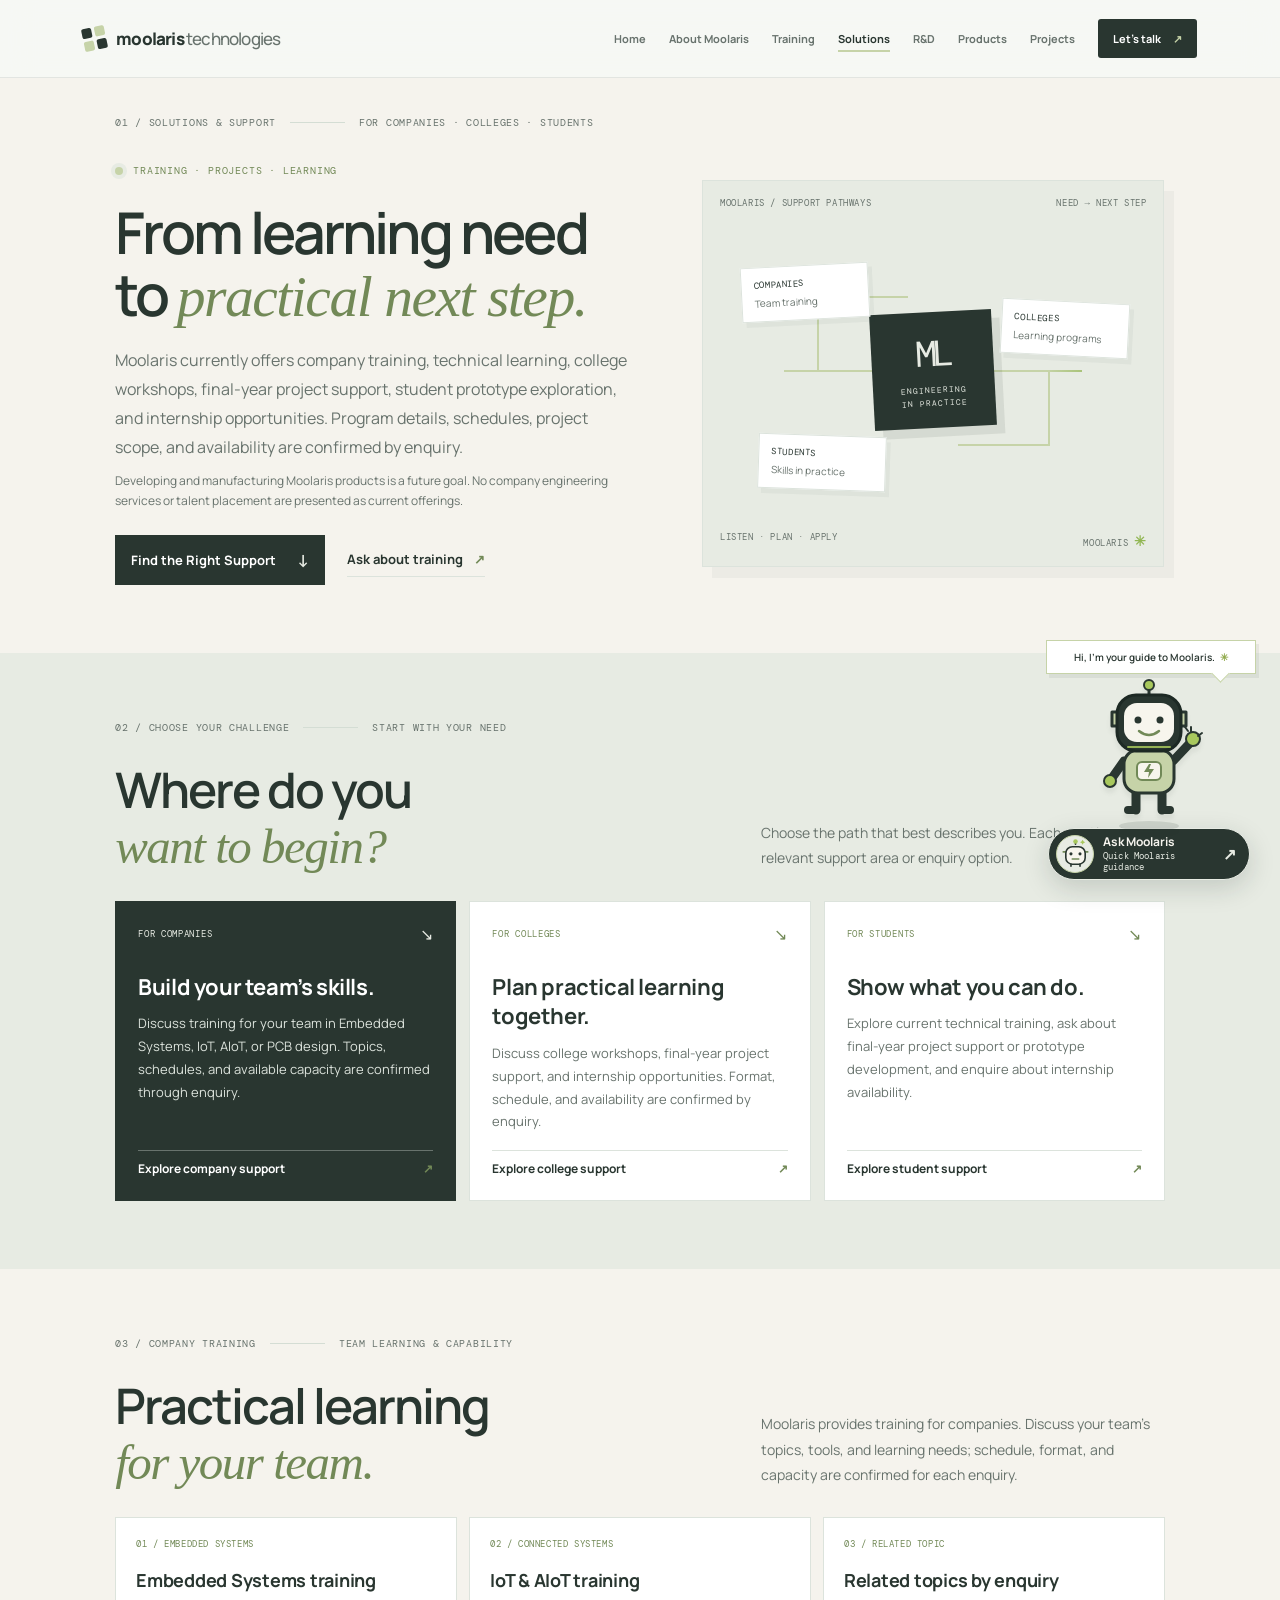
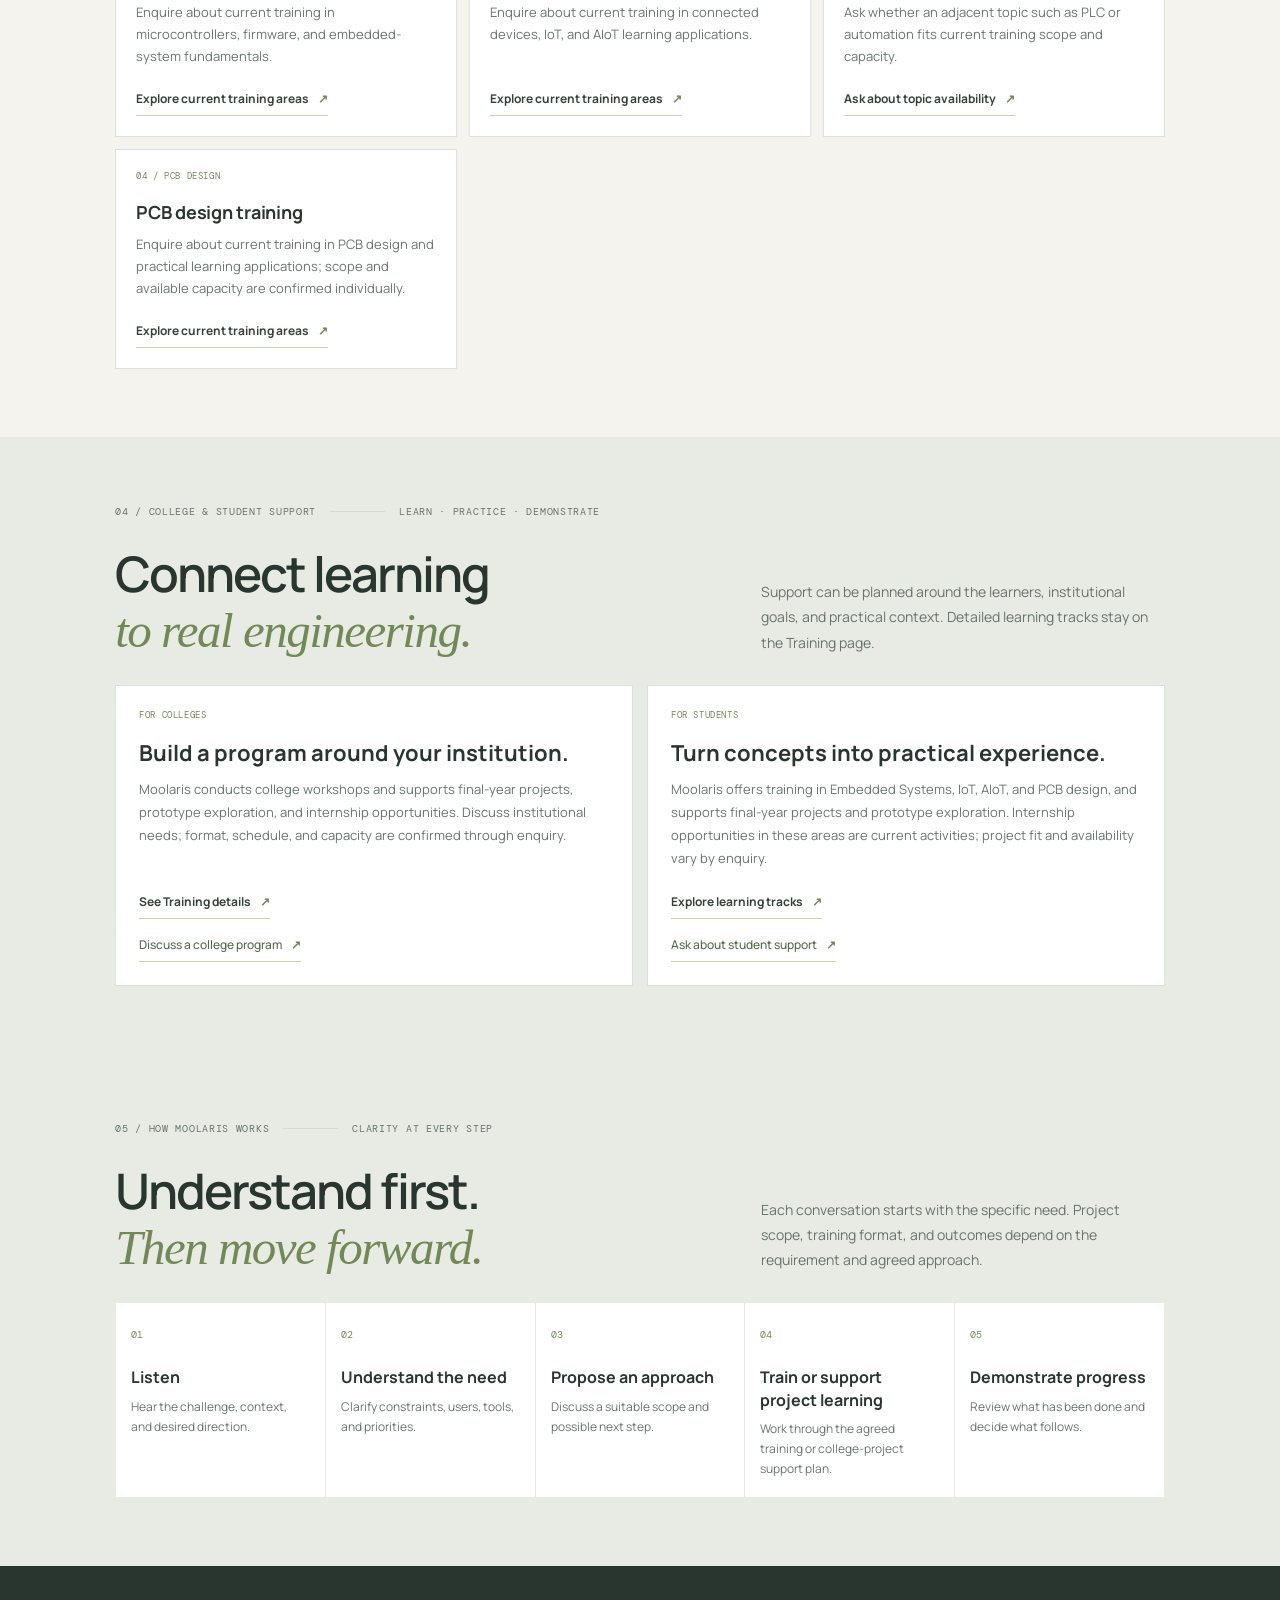
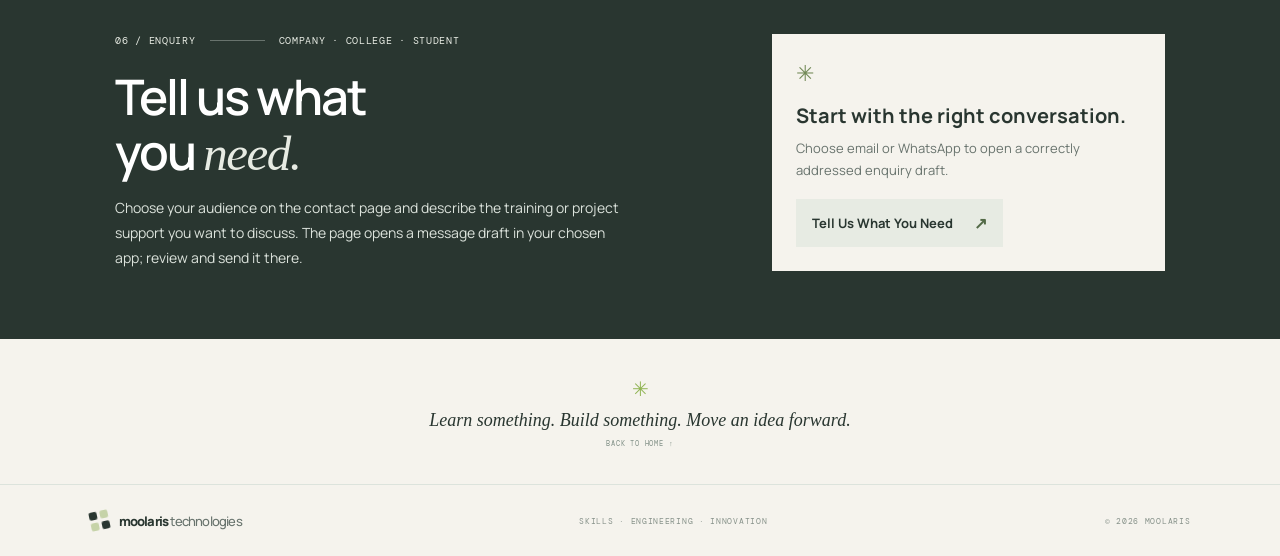
<file: solutions.html>
<!doctype html>
<html lang="en">
<head>
  <meta charset="utf-8">
  <meta name="viewport" content="width=device-width, initial-scale=1">
  <meta name="theme-color" content="#f6f8f5">
  <meta name="description" content="Discuss company training, college workshops, final-year project support, student prototype exploration, and internship opportunities with Moolaris."><link rel="icon" href="favicon.svg" type="image/svg+xml"><meta property="og:type" content="website"><meta property="og:site_name" content="Moolaris Technologies"><meta property="og:title" content="Company and College Training Support | Moolaris"><meta property="og:description" content="Discuss company training, college workshops, final-year project support, student prototype exploration, and internship opportunities with Moolaris."><meta name="twitter:card" content="summary">
  <link rel="preconnect" href="https://fonts.googleapis.com">
  <link rel="preconnect" href="https://fonts.gstatic.com" crossorigin>
  <link href="https://fonts.googleapis.com/css2?family=DM+Mono:wght@400;500&family=Manrope:wght@400;500;600;700;800&display=swap" rel="stylesheet">
  <link rel="stylesheet" href="styles.css">
  <link rel="stylesheet" href="solutions.css">
  <title>Company and College Training Support | Moolaris</title>
</head>
<body><a class="skip-link" href="#main-content">Skip to main content</a>
  <header class="site-header">
    <a class="brand" href="index.html" aria-label="Moolaris home"><span class="brand-mark" aria-hidden="true"><i></i><i></i><i></i><i></i></span><span>moolaris<span class="brand-light"> technologies</span></span></a>
    <button class="menu-toggle" aria-label="Open navigation" aria-expanded="false"><span></span><span></span></button>
    <nav class="nav" aria-label="Main navigation"><a class="nav-link" href="index.html">Home</a><a class="nav-link" href="about.html">About Moolaris</a><a class="nav-link" href="training.html">Training</a><a class="nav-link active" href="solutions.html" aria-current="page">Solutions</a><a class="nav-link" href="research.html">R&amp;D</a><a class="nav-link" href="products.html">Products</a><a class="nav-link" href="projects.html">Projects</a><a class="nav-cta" href="contact.html">Let’s talk <span>↗</span></a></nav>
  </header>
  <main class="solutions-page" id="main-content">
    <section class="solutions-hero section-pad" id="solutions">
      <div class="section-kicker"><span>01 / SOLUTIONS &amp; SUPPORT</span><span class="kicker-rule"></span><span>FOR COMPANIES · COLLEGES · STUDENTS</span></div>
      <div class="solutions-hero-grid">
        <div class="solutions-hero-copy"><span class="solutions-eyebrow"><i aria-hidden="true"></i> TRAINING · PROJECTS · LEARNING</span><h1>From learning need<br>to <em>practical next step.</em></h1><p>Moolaris currently offers company training, technical learning, college workshops, final-year project support, student prototype exploration, and internship opportunities. Program details, schedules, project scope, and availability are confirmed by enquiry.</p><p class="solutions-scope-note">Developing and manufacturing Moolaris products is a future goal. No company engineering services or talent placement are presented as current offerings.</p><div class="solutions-hero-actions"><a class="solutions-button solutions-button-dark" href="#audience-selector">Find the Right Support <span aria-hidden="true">↓</span></a><a class="solutions-inline-link" href="contact.html#contact">Ask about training <span aria-hidden="true">↗</span></a></div></div>
        <div class="solutions-hero-art" role="img" aria-label="Moolaris support pathways for company training, college projects, and student learning"><div class="solutions-art-top"><span>MOOLARIS / SUPPORT PATHWAYS</span><span>NEED → NEXT STEP</span></div><div class="solutions-art-body"><div class="solutions-art-lines" aria-hidden="true"><i></i><i></i><i></i></div><div class="solutions-art-center"><span>ML</span><small>ENGINEERING<br>IN PRACTICE</small></div><div class="solutions-art-node solutions-art-node-a"><b>COMPANIES</b><small>Team training</small></div><div class="solutions-art-node solutions-art-node-b"><b>COLLEGES</b><small>Learning programs</small></div><div class="solutions-art-node solutions-art-node-c"><b>STUDENTS</b><small>Skills in practice</small></div></div><div class="solutions-art-bottom"><span>LISTEN · PLAN · APPLY</span><span>MOOLARIS <b>✳</b></span></div></div>
      </div>
    </section>

    <section class="solutions-selector section-pad" id="audience-selector">
      <div class="section-kicker"><span>02 / CHOOSE YOUR CHALLENGE</span><span class="kicker-rule"></span><span>START WITH YOUR NEED</span></div>
      <div class="solutions-section-heading"><h2>Where do you<br><em>want to begin?</em></h2><p>Choose the path that best describes you. Each card leads to a relevant support area or enquiry option.</p></div>
      <div class="solutions-audience-grid">
        <a class="solutions-audience-card solutions-company-card" href="#company-solutions"><span class="solutions-audience-label">FOR COMPANIES <b aria-hidden="true">↘</b></span><h3>Build your team’s skills.</h3><p>Discuss training for your team in Embedded Systems, IoT, AIoT, or PCB design. Topics, schedules, and available capacity are confirmed through enquiry.</p><span class="solutions-card-link">Explore company support <b aria-hidden="true">↗</b></span></a>
        <a class="solutions-audience-card" href="#college-support"><span class="solutions-audience-label">FOR COLLEGES <b aria-hidden="true">↘</b></span><h3>Plan practical learning together.</h3><p>Discuss college workshops, final-year project support, and internship opportunities. Format, schedule, and availability are confirmed by enquiry.</p><span class="solutions-card-link">Explore college support <b aria-hidden="true">↗</b></span></a>
        <a class="solutions-audience-card" href="#student-support"><span class="solutions-audience-label">FOR STUDENTS <b aria-hidden="true">↘</b></span><h3>Show what you can do.</h3><p>Explore current technical training, ask about final-year project support or prototype development, and enquire about internship availability.</p><span class="solutions-card-link">Explore student support <b aria-hidden="true">↗</b></span></a>
      </div>
    </section>

    <section class="solutions-company section-pad" id="company-solutions">
      <div class="section-kicker"><span>03 / COMPANY TRAINING</span><span class="kicker-rule"></span><span>TEAM LEARNING &amp; CAPABILITY</span></div>
      <div class="solutions-section-heading"><h2>Practical learning<br><em>for your team.</em></h2><p>Moolaris provides training for companies. Discuss your team’s topics, tools, and learning needs; schedule, format, and capacity are confirmed for each enquiry.</p></div>
      <div class="company-solutions-grid">
        <article class="company-solution"><span>01 / EMBEDDED SYSTEMS</span><h3>Embedded Systems training</h3><p>Enquire about current training in microcontrollers, firmware, and embedded-system fundamentals.</p><a href="training.html">Explore current training areas <b aria-hidden="true">↗</b></a></article>
        <article class="company-solution"><span>02 / CONNECTED SYSTEMS</span><h3>IoT &amp; AIoT training</h3><p>Enquire about current training in connected devices, IoT, and AIoT learning applications.</p><a href="training.html">Explore current training areas <b aria-hidden="true">↗</b></a></article>
        <article class="company-solution"><span>03 / RELATED TOPIC</span><h3>Related topics by enquiry</h3><p>Ask whether an adjacent topic such as PLC or automation fits current training scope and capacity.</p><a href="contact.html#contact">Ask about topic availability <b aria-hidden="true">↗</b></a></article>
        <article class="company-solution"><span>04 / PCB DESIGN</span><h3>PCB design training</h3><p>Enquire about current training in PCB design and practical learning applications; scope and available capacity are confirmed individually.</p><a href="training.html">Explore current training areas <b aria-hidden="true">↗</b></a></article>
      </div>
    </section>

    <section class="solutions-learning section-pad" id="college-support">
      <div class="section-kicker"><span>04 / COLLEGE &amp; STUDENT SUPPORT</span><span class="kicker-rule"></span><span>LEARN · PRACTICE · DEMONSTRATE</span></div>
      <div class="solutions-section-heading"><h2>Connect learning<br><em>to real engineering.</em></h2><p>Support can be planned around the learners, institutional goals, and practical context. Detailed learning tracks stay on the Training page.</p></div>
      <div class="learning-support-grid">
        <article class="learning-support-card"><span class="support-index">FOR COLLEGES</span><h3>Build a program around your institution.</h3><p>Moolaris conducts college workshops and supports final-year projects, prototype exploration, and internship opportunities. Discuss institutional needs; format, schedule, and capacity are confirmed through enquiry.</p><a href="training.html">See Training details <b aria-hidden="true">↗</b></a><a class="support-secondary" href="contact.html#contact">Discuss a college program <b aria-hidden="true">↗</b></a></article>
        <article class="learning-support-card" id="student-support"><span class="support-index">FOR STUDENTS</span><h3>Turn concepts into practical experience.</h3><p>Moolaris offers training in Embedded Systems, IoT, AIoT, and PCB design, and supports final-year projects and prototype exploration. Internship opportunities in these areas are current activities; project fit and availability vary by enquiry.</p><a href="training.html">Explore learning tracks <b aria-hidden="true">↗</b></a><a class="support-secondary" href="contact.html#contact">Ask about student support <b aria-hidden="true">↗</b></a></article>
      </div>
    </section>

    <section class="solutions-process section-pad" id="how-it-works">
      <div class="section-kicker"><span>05 / HOW MOOLARIS WORKS</span><span class="kicker-rule"></span><span>CLARITY AT EVERY STEP</span></div>
      <div class="solutions-section-heading"><h2>Understand first.<br><em>Then move forward.</em></h2><p>Each conversation starts with the specific need. Project scope, training format, and outcomes depend on the requirement and agreed approach.</p></div>
      <ol class="solutions-process-steps" aria-label="How Moolaris works">
        <li><span>01</span><h3>Listen</h3><p>Hear the challenge, context, and desired direction.</p></li>
        <li><span>02</span><h3>Understand the need</h3><p>Clarify constraints, users, tools, and priorities.</p></li>
        <li><span>03</span><h3>Propose an approach</h3><p>Discuss a suitable scope and possible next step.</p></li>
        <li><span>04</span><h3>Train or support project learning</h3><p>Work through the agreed training or college-project support plan.</p></li>
        <li><span>05</span><h3>Demonstrate progress</h3><p>Review what has been done and decide what follows.</p></li>
      </ol>
    </section>

    <section class="solutions-enquiry section-pad" id="solutions-enquiry">
      <div class="solutions-enquiry-inner"><div><div class="section-kicker"><span>06 / ENQUIRY</span><span class="kicker-rule"></span><span>COMPANY · COLLEGE · STUDENT</span></div><h2>Tell us what<br>you <em>need.</em></h2><p>Choose your audience on the contact page and describe the training or project support you want to discuss. The page opens a message draft in your chosen app; review and send it there.</p></div><div class="solutions-enquiry-card"><span class="enquiry-mark" aria-hidden="true">✳</span><h3>Start with the right conversation.</h3><p>Choose email or WhatsApp to open a correctly addressed enquiry draft.</p><a class="solutions-button solutions-button-light" href="contact.html#contact">Tell Us What You Need <span aria-hidden="true">↗</span></a></div></div>
    </section>
  </main>
  <section class="closing"><span class="closing-mark">✳</span><p>Learn something. Build something. Move an idea forward.</p><a href="index.html">BACK TO HOME ↑</a></section>
  <footer><a class="brand" href="index.html" aria-label="Moolaris home"><span class="brand-mark" aria-hidden="true"><i></i><i></i><i></i><i></i></span><span>moolaris<span class="brand-light"> technologies</span></span></a><span>SKILLS · ENGINEERING · INNOVATION</span><span>© <span id="year"></span> MOOLARIS</span></footer>
  <script src="script.js"></script>
</body>
</html>
</file>
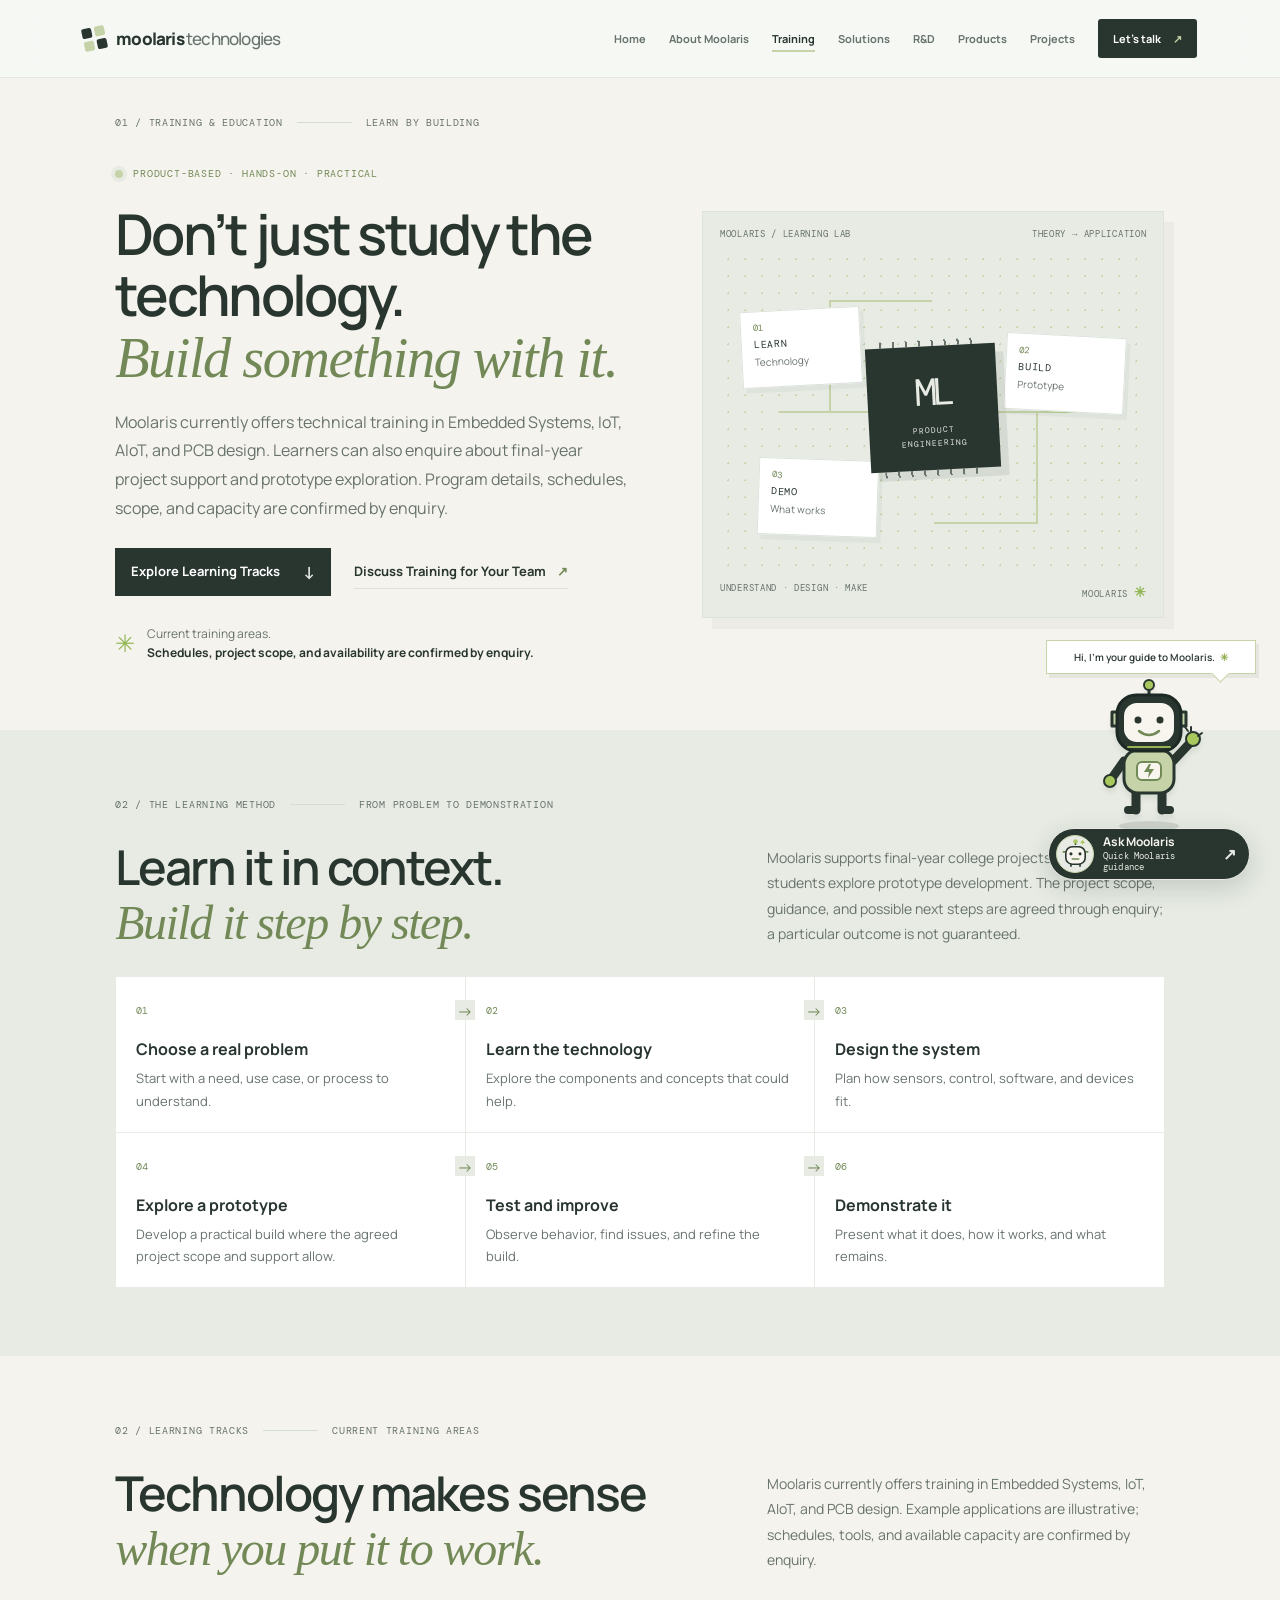
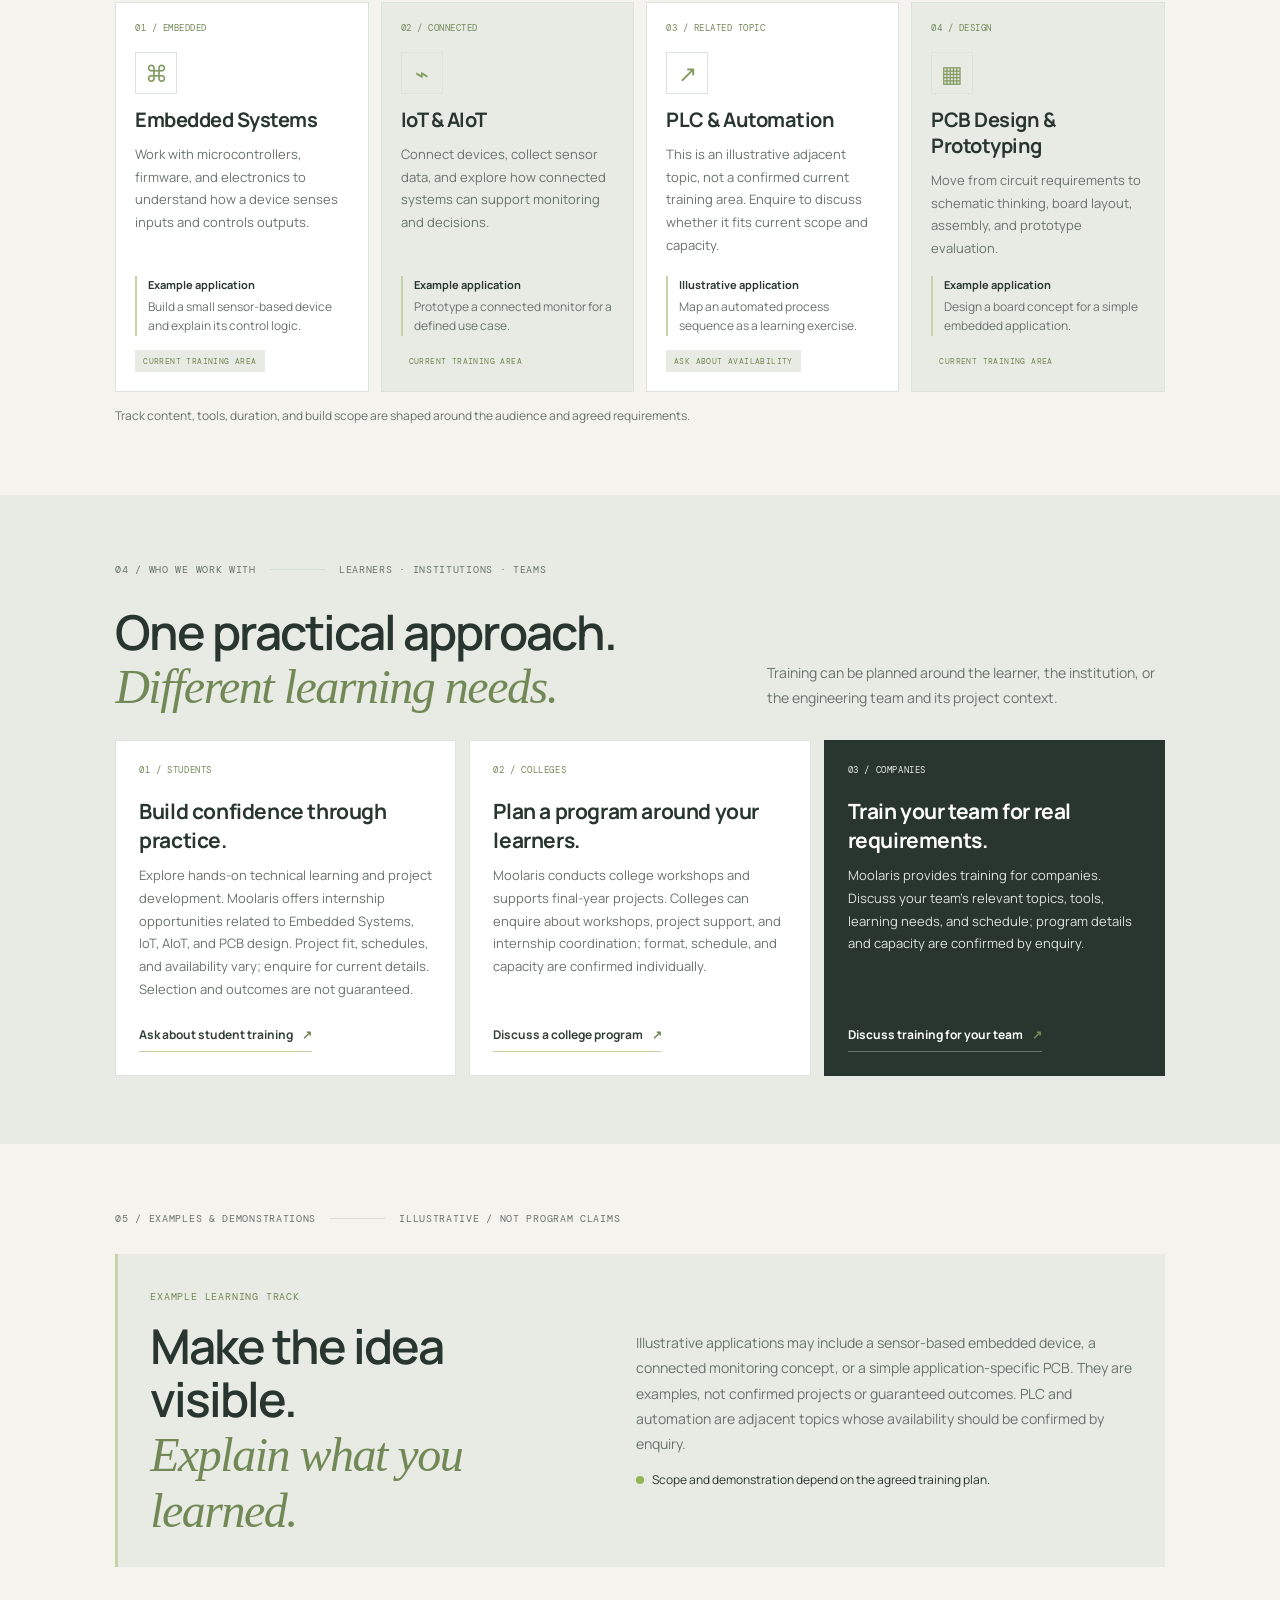
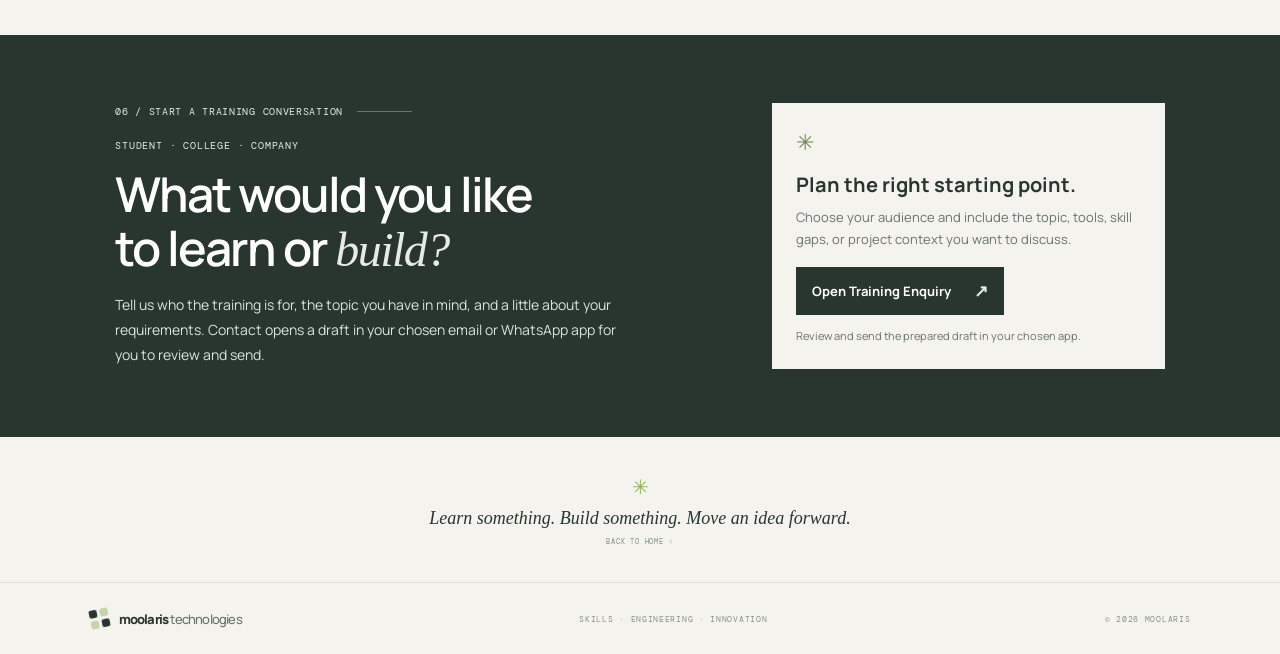
<file: training.html>
<!doctype html>
<html lang="en">
<head>
  <meta charset="utf-8">
  <meta name="viewport" content="width=device-width, initial-scale=1">
  <meta name="theme-color" content="#f6f8f5">
  <meta name="description" content="Explore training in Embedded Systems, IoT, AIoT, and PCB design, plus college workshops, project support, internships, and company training."><link rel="icon" href="favicon.svg" type="image/svg+xml"><meta property="og:type" content="website"><meta property="og:site_name" content="Moolaris Technologies"><meta property="og:title" content="Technical Training | Moolaris Technologies"><meta property="og:description" content="Explore training in Embedded Systems, IoT, AIoT, and PCB design, plus college workshops, project support, internships, and company training."><meta name="twitter:card" content="summary">
  <link rel="preconnect" href="https://fonts.googleapis.com">
  <link rel="preconnect" href="https://fonts.gstatic.com" crossorigin>
  <link href="https://fonts.googleapis.com/css2?family=DM+Mono:wght@400;500&family=Manrope:wght@400;500;600;700;800&display=swap" rel="stylesheet">
  <link rel="stylesheet" href="styles.css">
  <link rel="stylesheet" href="training.css">
  <title>Technical Training | Moolaris Technologies</title>
</head>
<body><a class="skip-link" href="#main-content">Skip to main content</a>
  <header class="site-header">
    <a class="brand" href="index.html" aria-label="Moolaris home"><span class="brand-mark" aria-hidden="true"><i></i><i></i><i></i><i></i></span><span>moolaris<span class="brand-light"> technologies</span></span></a>
    <button class="menu-toggle" aria-label="Open navigation" aria-expanded="false"><span></span><span></span></button>
    <nav class="nav" aria-label="Main navigation"><a class="nav-link" href="index.html">Home</a><a class="nav-link" href="about.html">About Moolaris</a><a class="nav-link active" href="training.html" aria-current="page">Training</a><a class="nav-link" href="solutions.html">Solutions</a><a class="nav-link" href="research.html">R&amp;D</a><a class="nav-link" href="products.html">Products</a><a class="nav-link" href="projects.html">Projects</a><a class="nav-cta" href="contact.html">Let’s talk <span>↗</span></a></nav>
  </header>
  <main class="training-page" id="main-content">
    <section class="training-hero section-pad" id="training">
      <div class="section-kicker"><span>01 / TRAINING &amp; EDUCATION</span><span class="kicker-rule"></span><span>LEARN BY BUILDING</span></div>
      <div class="training-hero-grid">
        <div class="training-hero-copy">
          <span class="training-eyebrow"><i aria-hidden="true"></i> PRODUCT-BASED · HANDS-ON · PRACTICAL</span>
          <h1>Don’t just study the technology.<br><em>Build something with it.</em></h1>
          <p>Moolaris currently offers technical training in Embedded Systems, IoT, AIoT, and PCB design. Learners can also enquire about final-year project support and prototype exploration. Program details, schedules, scope, and capacity are confirmed by enquiry.</p>
          <div class="training-actions"><a class="training-button training-button-primary" href="#learning-tracks">Explore Learning Tracks <span aria-hidden="true">↓</span></a><a class="training-text-link" href="#company-training">Discuss Training for Your Team <span aria-hidden="true">↗</span></a></div>
          <div class="training-note"><span aria-hidden="true">✳</span><span>Current training areas.<br><strong>Schedules, project scope, and availability are confirmed by enquiry.</strong></span></div>
        </div>
        <div class="training-visual" role="img" aria-label="Illustration of a learning path from learning technology to building and demonstrating a prototype">
          <div class="training-visual-top"><span>MOOLARIS / LEARNING LAB</span><span>THEORY → APPLICATION</span></div>
          <div class="training-visual-path" aria-hidden="true"><span class="training-path-line"></span><div class="training-node training-node-a"><b>01</b><strong>LEARN</strong><small>Technology</small></div><div class="training-node training-node-b"><b>02</b><strong>BUILD</strong><small>Prototype</small></div><div class="training-node training-node-c"><b>03</b><strong>DEMO</strong><small>What works</small></div><div class="training-core"><span>ML</span><small>PRODUCT<br>ENGINEERING</small></div></div>
          <div class="training-visual-bottom"><span>UNDERSTAND · DESIGN · MAKE</span><span>MOOLARIS <b>✳</b></span></div>
        </div>
      </div>
    </section>

    <section class="training-journey section-pad" id="learning-journey">
      <div class="section-kicker"><span>02 / THE LEARNING METHOD</span><span class="kicker-rule"></span><span>FROM PROBLEM TO DEMONSTRATION</span></div>
      <div class="training-section-heading"><h2>Learn it in context.<br><em>Build it step by step.</em></h2><p>Moolaris supports final-year college projects and helps students explore prototype development. The project scope, guidance, and possible next steps are agreed through enquiry; a particular outcome is not guaranteed.</p></div>
      <ol class="learning-steps" aria-label="Product-based learning journey">
        <li><span>01</span><h3>Choose a real problem</h3><p>Start with a need, use case, or process to understand.</p></li>
        <li><span>02</span><h3>Learn the technology</h3><p>Explore the components and concepts that could help.</p></li>
        <li><span>03</span><h3>Design the system</h3><p>Plan how sensors, control, software, and devices fit.</p></li>
        <li><span>04</span><h3>Explore a prototype</h3><p>Develop a practical build where the agreed project scope and support allow.</p></li>
        <li><span>05</span><h3>Test and improve</h3><p>Observe behavior, find issues, and refine the build.</p></li>
        <li><span>06</span><h3>Demonstrate it</h3><p>Present what it does, how it works, and what remains.</p></li>
      </ol>
    </section>

    <section class="training-tracks section-pad" id="learning-tracks">
      <div class="section-kicker"><span>02 / LEARNING TRACKS</span><span class="kicker-rule"></span><span>CURRENT TRAINING AREAS</span></div>
      <div class="training-section-heading"><h2>Technology makes sense<br><em>when you put it to work.</em></h2><p>Moolaris currently offers training in Embedded Systems, IoT, AIoT, and PCB design. Example applications are illustrative; schedules, tools, and available capacity are confirmed by enquiry.</p></div>
      <div class="track-grid">
        <article class="track-card"><span class="track-index">01 / EMBEDDED</span><div class="track-icon" aria-hidden="true">⌘</div><h3>Embedded Systems</h3><p>Work with microcontrollers, firmware, and electronics to understand how a device senses inputs and controls outputs.</p><div class="track-application"><b>Example application</b><span>Build a small sensor-based device and explain its control logic.</span></div><span class="track-tag">CURRENT TRAINING AREA</span></article>
        <article class="track-card"><span class="track-index">02 / CONNECTED</span><div class="track-icon" aria-hidden="true">⌁</div><h3>IoT &amp; AIoT</h3><p>Connect devices, collect sensor data, and explore how connected systems can support monitoring and decisions.</p><div class="track-application"><b>Example application</b><span>Prototype a connected monitor for a defined use case.</span></div><span class="track-tag">CURRENT TRAINING AREA</span></article>
        <article class="track-card"><span class="track-index">03 / RELATED TOPIC</span><div class="track-icon" aria-hidden="true">↗</div><h3>PLC &amp; Automation</h3><p>This is an illustrative adjacent topic, not a confirmed current training area. Enquire to discuss whether it fits current scope and capacity.</p><div class="track-application"><b>Illustrative application</b><span>Map an automated process sequence as a learning exercise.</span></div><span class="track-tag">ASK ABOUT AVAILABILITY</span></article>
        <article class="track-card"><span class="track-index">04 / DESIGN</span><div class="track-icon" aria-hidden="true">▦</div><h3>PCB Design &amp; Prototyping</h3><p>Move from circuit requirements to schematic thinking, board layout, assembly, and prototype evaluation.</p><div class="track-application"><b>Example application</b><span>Design a board concept for a simple embedded application.</span></div><span class="track-tag">CURRENT TRAINING AREA</span></article>
      </div>
      <p class="track-disclaimer">Track content, tools, duration, and build scope are shaped around the audience and agreed requirements.</p>
    </section>

    <section class="training-audiences section-pad" id="audience-pathways">
      <div class="section-kicker"><span>04 / WHO WE WORK WITH</span><span class="kicker-rule"></span><span>LEARNERS · INSTITUTIONS · TEAMS</span></div>
      <div class="training-section-heading"><h2>One practical approach.<br><em>Different learning needs.</em></h2><p>Training can be planned around the learner, the institution, or the engineering team and its project context.</p></div>
      <div class="audience-cards">
        <article class="audience-card"><span class="audience-count">01 / STUDENTS</span><h3>Build confidence through practice.</h3><p>Explore hands-on technical learning and project development. Moolaris offers internship opportunities related to Embedded Systems, IoT, AIoT, and PCB design. Project fit, schedules, and availability vary; enquire for current details. Selection and outcomes are not guaranteed.</p><a href="contact.html#contact">Ask about student training <b aria-hidden="true">↗</b></a></article>
        <article class="audience-card"><span class="audience-count">02 / COLLEGES</span><h3>Plan a program around your learners.</h3><p>Moolaris conducts college workshops and supports final-year projects. Colleges can enquire about workshops, project support, and internship coordination; format, schedule, and capacity are confirmed individually.</p><a href="contact.html#contact">Discuss a college program <b aria-hidden="true">↗</b></a></article>
        <article class="audience-card audience-card-featured" id="company-training"><span class="audience-count">03 / COMPANIES</span><h3>Train your team for real requirements.</h3><p>Moolaris provides training for companies. Discuss your team’s relevant topics, tools, learning needs, and schedule; program details and capacity are confirmed by enquiry.</p><a href="contact.html#contact">Discuss training for your team <b aria-hidden="true">↗</b></a></article>
      </div>
    </section>

    <section class="training-examples section-pad" id="learning-examples">
      <div class="section-kicker"><span>05 / EXAMPLES &amp; DEMONSTRATIONS</span><span class="kicker-rule"></span><span>ILLUSTRATIVE / NOT PROGRAM CLAIMS</span></div>
      <div class="examples-panel"><div><span class="training-label">EXAMPLE LEARNING TRACK</span><h2>Make the idea visible.<br><em>Explain what you learned.</em></h2></div><div><p>Illustrative applications may include a sensor-based embedded device, a connected monitoring concept, or a simple application-specific PCB. They are examples, not confirmed projects or guaranteed outcomes. PLC and automation are adjacent topics whose availability should be confirmed by enquiry.</p><p class="examples-status"><span aria-hidden="true"></span> Scope and demonstration depend on the agreed training plan.</p></div></div>
    </section>

    <section class="training-enquiry section-pad" id="training-enquiry">
      <div class="training-enquiry-inner"><div><div class="section-kicker"><span>06 / START A TRAINING CONVERSATION</span><span class="kicker-rule"></span></div><span class="training-label">STUDENT · COLLEGE · COMPANY</span><h2>What would you like<br>to learn or <em>build?</em></h2><p>Tell us who the training is for, the topic you have in mind, and a little about your requirements. Contact opens a draft in your chosen email or WhatsApp app for you to review and send.</p></div><div class="training-enquiry-card"><span class="enquiry-symbol" aria-hidden="true">✳</span><h3>Plan the right starting point.</h3><p>Choose your audience and include the topic, tools, skill gaps, or project context you want to discuss.</p><a class="training-button training-button-primary" href="contact.html#contact">Open Training Enquiry <span aria-hidden="true">↗</span></a><small>Review and send the prepared draft in your chosen app.</small></div></div>
    </section>
  </main>
  <section class="closing"><span class="closing-mark">✳</span><p>Learn something. Build something. Move an idea forward.</p><a href="index.html">BACK TO HOME ↑</a></section>
  <footer><a class="brand" href="index.html" aria-label="Moolaris home"><span class="brand-mark" aria-hidden="true"><i></i><i></i><i></i><i></i></span><span>moolaris<span class="brand-light"> technologies</span></span></a><span>SKILLS · ENGINEERING · INNOVATION</span><span>© <span id="year"></span> MOOLARIS</span></footer>
  <script src="script.js"></script>
</body>
</html>
</file>
<file: styles.css>
:root{--ink:#293630;--muted:#68736d;--paper:#F5F3ED;--white:#fff;--green:#C6D3A8;--line:#dce3dc;--orange:#f4a16a;--mono:'DM Mono',monospace;--sans:'Manrope',sans-serif}*{box-sizing:border-box}html{scroll-behavior:smooth;scroll-padding-top:88px}body{margin:0;background:var(--paper);color:var(--ink);font-family:var(--sans);-webkit-font-smoothing:antialiased}a{color:inherit;text-decoration:none}.site-header{height:78px;padding:0 6.5%;display:flex;align-items:center;justify-content:space-between;border-bottom:1px solid rgba(25,42,39,.09);position:sticky;top:0;background:rgba(246,248,245,.95);backdrop-filter:blur(16px);z-index:10}.brand{display:flex;align-items:center;gap:10px;font-weight:800;letter-spacing:-.8px;font-size:17px}.brand-light{font-weight:500;color:#68736D}.brand-mark{width:23px;height:23px;display:grid;grid-template-columns:1fr 1fr;gap:3px;transform:rotate(-12deg)}.brand-mark i{background:var(--ink);border-radius:2px}.brand-mark i:nth-child(2),.brand-mark i:nth-child(3){background:#C6D3A8}.nav{display:flex;align-items:center;gap:24px;font-size:10px;font-weight:700}.nav-link{color:#68736D;transition:color .2s}.nav-link:hover,.nav-link.active{color:var(--ink)}.nav-cta{padding:12px 15px;background:var(--ink);color:white;border-radius:3px}.nav-cta span{color:var(--green);margin-left:10px}.menu-toggle{display:none}.hero{min-height:600px;padding:76px 7% 68px;display:grid;grid-template-columns:1fr 1fr;gap:5%;align-items:center;position:relative;overflow:hidden}.hero-copy{max-width:570px;position:relative;z-index:2}.eyebrow,.section-kicker,.art-topline,.art-caption,.scroll-cue,.small-label,footer>span,.vertical-meta,.product-index,.pipeline-label,.pipeline-stages,.pipeline-empty small,.journey-step>span,.journey-step small,.journey-note,.service-list,.topic>span,.solution-list>a>span,.solution-stamp,.form-note{font-family:var(--mono);font-size:9px;letter-spacing:.7px}.eyebrow{display:flex;align-items:center;gap:9px;color:#62716b;font-size:8px}.pulse{height:7px;width:7px;background:#C6D3A8;border-radius:50%;box-shadow:0 0 0 4px #e9f3d7}.eyebrow-line{height:1px;width:25px;background:#bbc5bc;margin-left:3px}.hero h1{font-size:clamp(48px,5.3vw,72px);line-height:1.04;letter-spacing:-4px;margin:26px 0 19px;font-weight:600;max-width:590px}.hero h1 em,.about h2 em,.ecosystem h2 em,.learning h2 em,.contact h2 em,.products h2 em{font-family:Georgia,serif;font-weight:400;color:#728957;letter-spacing:-2px}.hero-text{font-size:13px;line-height:1.85;color:var(--muted);max-width:415px}.hero-actions{display:flex;align-items:center;gap:25px;margin-top:26px}.button{display:inline-flex;align-items:center;gap:25px;padding:14px 17px;font:700 10px var(--sans);border:0;border-radius:3px;cursor:pointer}.button-dark{background:var(--ink);color:white}.button-dark span{color:var(--green);font-size:16px}.text-link{font-size:10px;font-weight:700}.text-link span{color:#87a94e;margin-left:7px}.hero-note{margin-top:46px;display:flex;gap:12px;align-items:center;color:#7b8780;font-size:9px;line-height:1.6}.hero-note strong{color:var(--ink);font-size:10px}.note-icon{font-size:22px;color:#9cbf5d}.hero-art{width:100%;max-width:555px;justify-self:end;background:#E7EBE3;border:1px solid #dce4dc;padding:14px 15px 12px;transform:rotate(1deg);box-shadow:14px 15px 0 rgba(36,56,44,.045)}.art-topline,.art-caption{display:flex;justify-content:space-between;color:#7b8981;font-size:7px}.circuit-board{height:370px;position:relative;overflow:hidden;background:#E7EBE3;background-image:radial-gradient(#c3d1c1 1px,transparent 1px);background-size:17px 17px}.board-grid{position:absolute;inset:0;background:linear-gradient(90deg,transparent 49.8%,rgba(255,255,255,.26) 50%,transparent 50.2%),linear-gradient(transparent 49.8%,rgba(255,255,255,.26) 50%,transparent 50.2%);background-size:70px 70px;opacity:.7}.traces{position:absolute;width:100%;height:100%;inset:0;stroke:#78926e;stroke-width:2;stroke-linecap:round;stroke-linejoin:round;opacity:.72}.traces circle{fill:#F5F3ED;stroke:#77966c;stroke-width:2}.chip{width:132px;height:124px;background:#293630;position:absolute;left:39%;top:36%;display:grid;place-items:center;box-shadow:8px 10px 0 rgba(31,54,45,.13);transform:rotate(-4deg);z-index:2}.chip:before,.chip:after{content:'';position:absolute;background:repeating-linear-gradient(90deg,#60776e 0 2px,transparent 2px 13px);height:7px;width:95px;left:18px}.chip:before{top:-7px}.chip:after{bottom:-7px}.chip-inner{border:1px solid #647e6f;width:100px;height:92px;display:flex;flex-direction:column;align-items:center;justify-content:center;color:var(--green)}.chip-inner span{font:32px var(--mono);letter-spacing:-4px}.chip-inner small{font:7px/1.6 var(--mono);text-align:center;letter-spacing:1px;color:#C6D3A8}.orbit{position:absolute;background:#FFFFFF;border:1px solid #C6D3A8;padding:12px 14px;display:flex;flex-direction:column;gap:5px;box-shadow:4px 5px 0 #2936300D;z-index:3}.orbit b{font:8px var(--mono);letter-spacing:1px;color:#344c40}.orbit span{font:7px var(--mono);color:#68736D}.orbit-a{left:7%;top:17%;transform:rotate(-4deg)}.orbit-b{right:5%;top:23%;transform:rotate(3deg)}.orbit-c{left:12%;bottom:15%;transform:rotate(2deg)}.node{position:absolute;width:9px;height:9px;background:#91b755;border-radius:50%;border:2px solid #eff4eb}.node-a{left:49%;top:17%}.node-b{right:17%;bottom:17%}.node-c{right:22%;top:69%}.art-coordinate{position:absolute;right:11px;bottom:9px;color:#68736D;font:6px/1.7 var(--mono);text-align:right}.art-caption{padding-top:11px;font-size:7px}.art-caption b{color:#91B653;font-size:14px;vertical-align:middle;margin-left:5px}.scroll-cue{position:absolute;bottom:19px;left:7%;color:#89968e;font-size:7px;display:flex;align-items:center;gap:10px}.scroll-cue span{width:29px;height:1px;background:#DCE3DC}.ticker{background:var(--green);overflow:hidden;padding:15px 0;transform:rotate(-1deg) scale(1.01);margin:0 0 10px}.ticker-track{display:flex;align-items:center;justify-content:space-around;min-width:1250px;white-space:nowrap;font:9px var(--mono);letter-spacing:1.1px}.ticker-track b{font-size:15px;font-weight:400}.section-pad{padding:82px 9%}.section-kicker{display:flex;align-items:center;gap:16px;color:#68736D;font-size:7px}.kicker-rule{height:1px;background:#d4ddd4;width:55px}.about-grid{display:grid;grid-template-columns:1.1fr .8fr;gap:9%;margin-top:36px;align-items:center}.about h2,.ecosystem h2,.learning h2,.contact h2,.products h2{font-size:clamp(36px,4.4vw,54px);line-height:1.1;letter-spacing:-2.8px;font-weight:600;margin:0}.about-copy{max-width:440px}.about-copy p{font-size:11px;line-height:1.9;color:var(--muted)}.about-copy .lead{font-size:13px;color:#293630;line-height:1.8}.arrow-link{font-size:10px;font-weight:700;display:inline-flex;gap:23px;margin-top:11px;border-bottom:1px solid #DCE3DC;padding-bottom:8px}.arrow-link span{color:#728957}.ecosystem{background:#E7EBE3}.ecosystem-heading{display:flex;justify-content:space-between;align-items:end;margin:34px 0 31px}.ecosystem-heading>p,.learning-heading>p{font-size:11px;line-height:1.8;max-width:285px;color:var(--muted);margin-bottom:4px}.vertical-grid{display:grid;grid-template-columns:1fr 1fr;gap:17px}.vertical-card{background:#FFFFFF;padding:22px 25px 24px;position:relative;overflow:hidden}.vertical-card-dark{background:var(--ink);color:#F5F3ED}.vertical-meta{display:flex;justify-content:space-between;color:#78857c;font-size:7px}.vertical-card-dark .vertical-meta{color:#aab8ad}.vertical-icon{font-size:17px;color:#91B653}.vertical-art{height:142px;position:relative;margin:2px 0}.stack-node{position:absolute;width:100px;height:35px;display:grid;place-items:center;background:#e8eee5;border:1px solid #C6D3A8;font:8px var(--mono);letter-spacing:1px;color:#50684e}.n-a{left:14%;top:15px}.n-b{left:40%;top:52px;background:#E3EBD6}.n-c{left:66%;top:88px}.stack-line{position:absolute;height:1px;width:75px;background:#99ae91}.sl-a{left:32%;top:66px;transform:rotate(33deg)}.sl-b{left:58%;top:103px;transform:rotate(33deg)}.product-art{display:grid;place-items:center}.product-ring{position:absolute;border:1px solid #8fa98b;border-radius:50%;opacity:.6}.ring-1{height:45px;width:45px}.ring-2{height:90px;width:90px}.ring-3{height:132px;width:132px}.product-core{height:36px;width:36px;border-radius:50%;display:grid;place-items:center;background:var(--green);color:var(--ink);font:9px var(--mono);z-index:1}.product-dot{position:absolute;width:7px;height:7px;background:#E7EBE3;border-radius:50%}.pd-a{top:26px;left:calc(50% + 40px)}.pd-b{bottom:20px;left:calc(50% - 48px)}.vertical-card .small-label{font-size:7px;color:#728957;margin:0 0 8px;letter-spacing:.65px}.vertical-card-dark .small-label{color:#bdd986}.vertical-card h3{font-size:22px;line-height:1.25;letter-spacing:-1px;margin:0 0 10px}.vertical-description{max-width:400px;color:#68736D;font-size:10px;line-height:1.8;margin:0 0 17px}.vertical-card-dark .vertical-description{color:#bac5bd}.service-list{display:grid;grid-template-columns:1fr 1fr;gap:9px 12px;padding:15px 0;border-top:1px solid #E7EBE3;border-bottom:1px solid #E7EBE3;font-size:7px;letter-spacing:0;color:#59675e}.service-list span:before{content:'+';margin-right:7px;color:#728957}.vertical-card-dark .service-list{border-color:#44554c;color:#D3DAD1}.vertical-card .arrow-link{margin-top:16px}.vertical-card-dark .arrow-link{border-color:#637168;color:#f3f5ef}.ecosystem-bridge{margin-top:17px;background:#E7EBE3;padding:16px 20px;display:flex;align-items:center;justify-content:space-between;gap:20px}.bridge-label{font:7px var(--mono);letter-spacing:1px;color:#687d5a}.ecosystem-bridge p{display:flex;align-items:center;gap:11px;margin:0;flex-wrap:wrap;font-size:9px}.ecosystem-bridge p span{color:#879585;font:italic 10px Georgia}.training{background:#FFFFFF}.learning-heading{display:flex;justify-content:space-between;align-items:end;margin:34px 0 31px}.topic-grid{display:grid;grid-template-columns:repeat(4,1fr);gap:10px}.topic{padding:18px 16px;background:#E7EBE3;min-height:180px;border-top:2px solid #C6D3A8}.topic>span{font-size:7px;color:#84917f}.topic h3{font-size:14px;letter-spacing:-.3px;margin:23px 0 7px}.topic p{font-size:9px;line-height:1.7;color:#68736D;min-height:48px;margin:0 0 13px}.topic>b{font-size:8px;color:#637b4e}.audience-row{display:grid;grid-template-columns:1fr 1fr;gap:13px;margin-top:14px}.audience-row>div{padding:20px;background:#E7EBE1;position:relative}.audience-icon{font-size:20px;color:#82a24e}.audience-row h3{font-size:14px;margin:12px 0 6px}.audience-row p{font-size:9px;line-height:1.7;color:#748078;margin:0 0 12px}.audience-row a{font-size:9px;font-weight:700;border-bottom:1px solid #aeb9a8;padding-bottom:5px}.solutions{background:#E7EBE3}.solutions-row{display:grid;grid-template-columns:.8fr 1.2fr;gap:8%;margin-top:35px}.solution-intro{max-width:300px}.solution-stamp{width:74px;height:74px;border:1px solid #aab6aa;border-radius:50%;display:grid;place-content:center;text-align:center;color:#71836c;font-size:7px;line-height:1.5}.solution-intro>p{font-size:10px;line-height:1.8;color:#68756d;margin:20px 0}.solution-intro .button{font-size:9px}.solution-list{border-top:1px solid #DCE3DC}.solution-list>a{display:grid;grid-template-columns:36px 1fr 25px;align-items:center;gap:8px;border-bottom:1px solid #DCE3DC;padding:17px 3px;font-size:10px}.solution-list>a>span{font-size:7px;color:#8aa05e}.solution-list>a i{font-style:normal;color:#809d57}.research{background:#FFFFFF}.journey{display:grid;grid-template-columns:repeat(5,1fr);gap:1px;background:#E7EBE3;border:1px solid #E7EBE3;margin-top:35px}.journey-step{min-height:105px;background:#FFFFFF;padding:13px;display:flex;flex-direction:column;gap:10px}.journey-step>span{color:#8aa858;font-size:8px}.journey-step b{font-size:10px}.journey-step small{font-size:7px;letter-spacing:0;color:#859087}.journey-note{font-size:8px;color:#68736D;letter-spacing:.2px;margin:17px 0 0}.journey-note span{color:#89aa50;font-size:14px;vertical-align:middle;margin-right:5px}.products{background:#E7EBE3}.products-panel{display:grid;grid-template-columns:1fr 1fr;gap:8%;align-items:center;margin-top:31px;background:#FFFFFF;padding:30px}.product-index{font-size:7px;color:#819078}.products h2{font-size:37px;margin:17px 0 13px}.products-panel>div:first-child>p{font-size:10px;line-height:1.8;color:#6e7b73;max-width:415px}.pipeline-visual{background:#293630;padding:19px;color:white;min-height:220px}.pipeline-label{font-size:7px;color:#d4dfd2;display:flex;justify-content:space-between}.pipeline-label span{color:#C6D3A8}.pipeline-line{display:flex;justify-content:space-between;align-items:center;margin:35px 6px 9px;position:relative}.pipeline-line:before{content:'';position:absolute;height:1px;left:3px;right:3px;background:#60776E}.pipeline-line i{height:8px;width:8px;border-radius:50%;background:#E7EBE3;border:2px solid #536A47;z-index:1;box-shadow:0 0 0 1px #91ac7f}.pipeline-stages{display:flex;justify-content:space-between;color:#aebbb2;font-size:6px;letter-spacing:.2px}.pipeline-empty{margin-top:29px;padding-top:15px;border-top:1px solid #46584f;display:flex;align-items:center;gap:10px}.pipeline-empty>span{font-size:18px;color:#E7EBE3}.pipeline-empty b{font-size:10px;font-weight:600}.pipeline-empty small{margin-left:auto;font-size:6px;color:#aab8ae}.contact{background:#E7EBE3}.contact-inner{display:grid;grid-template-columns:1fr .8fr;gap:10%;align-items:center}.contact h2{font-size:43px;margin:26px 0 12px}.contact-inner>div>p{font-size:10px;line-height:1.8;color:#68736D;max-width:340px}.contact form{padding:22px;background:#FFFFFF;display:grid;grid-template-columns:1fr 1fr;gap:12px}.contact label{display:flex;flex-direction:column;gap:6px;font:8px var(--mono);letter-spacing:.5px;color:#68736D}.contact label:nth-child(3),.contact label:nth-child(4),.contact form button,.form-note,.form-status{grid-column:1/-1}.contact input,.contact select,.contact textarea{border:1px solid #DCE3DC;background:white;padding:10px 11px;font:10px var(--sans);color:var(--ink);outline:none;border-radius:2px}.contact input:focus,.contact select:focus,.contact textarea:focus{border-color:#8da86e}.contact textarea{resize:vertical}.contact form button{justify-self:start;margin-top:2px}.form-note{font-size:7px;color:#68736D;margin:0}.form-status{font-size:9px;color:#536A47;margin:0}.closing{min-height:145px;display:flex;justify-content:center;align-items:center;flex-direction:column;position:relative;text-align:center}.closing-mark{color:#90b453;font-size:20px}.closing p{font:italic 18px Georgia,serif;margin:8px 0}.closing>a{font:7px var(--mono);color:#819087;letter-spacing:.8px}footer{border-top:1px solid var(--line);min-height:72px;padding:15px 7%;display:flex;align-items:center;justify-content:space-between}footer .brand{font-size:13px}footer .brand-mark{width:19px;height:19px}footer>span{font-size:7px;color:#87928a}.footer-brand .brand-mark i:first-child,.footer-brand .brand-mark i:last-child{background:#53675c}
@media(max-width:1000px){.site-header{padding:0 4%}.nav{gap:14px;font-size:9px}.hero{padding-left:5%;padding-right:5%;gap:3%}.hero h1{font-size:56px}.section-pad{padding-left:6%;padding-right:6%}.vertical-card{padding:19px}.topic{padding:15px 12px}.journey-step{padding:10px}}
@media(max-width:760px){html{scroll-padding-top:70px}.site-header{height:68px;padding:0 6%}.menu-toggle{display:flex;border:0;background:transparent;flex-direction:column;gap:5px;padding:10px;cursor:pointer}.menu-toggle span{display:block;width:21px;height:1.5px;background:var(--ink);transition:transform .2s}.menu-toggle[aria-expanded="true"] span:first-child{transform:translateY(3.25px) rotate(45deg)}.menu-toggle[aria-expanded="true"] span:last-child{transform:translateY(-3.25px) rotate(-45deg)}.nav{position:absolute;left:0;right:0;top:68px;background:var(--paper);padding:14px 6% 22px;display:none;align-items:stretch;gap:0;border-bottom:1px solid var(--line);box-shadow:0 12px 20px #1d292412}.nav.open{display:flex;flex-direction:column}.nav-link{padding:12px 0;border-bottom:1px solid var(--line);font-size:11px}.nav-cta{margin-top:14px;text-align:center}.hero{grid-template-columns:1fr;padding:55px 6% 55px;gap:34px}.hero h1{font-size:clamp(46px,12vw,67px);letter-spacing:-3px}.hero-text{font-size:12px}.hero-note{margin-top:30px}.hero-art{justify-self:center;width:100%;max-width:510px}.circuit-board{height:300px}.chip{transform:scale(.78) rotate(-4deg);left:36%;top:34%}.orbit{transform:scale(.85)}.orbit-a{left:3%;top:15%}.orbit-b{right:1%;top:21%}.orbit-c{left:5%;bottom:12%}.scroll-cue{display:none}.section-pad{padding:65px 6%}.section-kicker{gap:9px;font-size:6.5px}.kicker-rule{width:24px}.about-grid{grid-template-columns:1fr;gap:17px;margin-top:29px}.about h2,.ecosystem h2,.learning h2{font-size:42px}.about-copy .lead{font-size:12px}.ecosystem-heading,.learning-heading{display:block;margin:28px 0}.ecosystem-heading>p,.learning-heading>p{margin-top:13px}.vertical-grid{grid-template-columns:1fr;gap:12px}.vertical-card{padding:19px}.vertical-art{height:126px}.ecosystem-bridge{display:block}.ecosystem-bridge p{margin-top:10px}.topic-grid{grid-template-columns:1fr 1fr}.topic{min-height:175px}.audience-row{grid-template-columns:1fr}.solutions-row{grid-template-columns:1fr;gap:24px}.solution-intro{max-width:none}.solution-intro>p{max-width:380px}.journey{grid-template-columns:repeat(2,1fr)}.journey-step{min-height:82px}.products-panel{grid-template-columns:1fr;gap:22px;padding:20px}.products h2{font-size:34px}.pipeline-empty{flex-wrap:wrap}.pipeline-empty small{width:100%;margin-left:28px}.contact-inner{grid-template-columns:1fr;gap:23px}.contact h2{font-size:39px}.closing{padding:0 7%;min-height:135px}.closing p{font-size:16px}footer{padding:17px 6%;flex-wrap:wrap;gap:12px}footer .brand{font-size:12px}footer>span:nth-child(2){display:none}footer>span:last-child{font-size:6px}}
@media(max-width:420px){.hero h1{font-size:45px}.eyebrow{font-size:7px;gap:6px}.hero-actions{gap:15px}.button{gap:14px;padding:13px}.circuit-board{height:260px}.chip{transform:scale(.66) rotate(-4deg);left:35%;top:34%}.orbit{transform:scale(.73);transform-origin:top left}.orbit-a{left:0;top:13%}.orbit-b{right:-7%;top:20%;transform-origin:top right}.orbit-c{left:2%;bottom:10%;transform-origin:bottom left}.art-topline{font-size:6px}.vertical-card h3{font-size:20px}.service-list{font-size:6px}.topic{padding:13px 10px}.topic h3{font-size:12px}.contact form{padding:16px;grid-template-columns:1fr}.contact label,.contact label:nth-child(3),.contact label:nth-child(4),.contact form button,.form-note,.form-status{grid-column:1}.contact label:nth-child(3){grid-column:1}.form-note{font-size:6px}}
@media(prefers-reduced-motion:reduce){html{scroll-behavior:auto}*,*::before,*::after{transition:none!important;animation:none!important}}
.home-pathways{background:#E7EBE3}.home-path-grid{display:grid;grid-template-columns:1fr 1fr;gap:16px;margin-top:26px}.home-path-grid>a{display:block;background:#FFFFFF;padding:25px;transition:transform .2s,box-shadow .2s}.home-path-grid>a:hover{transform:translateY(-3px);box-shadow:0 12px 28px #1d292412}.home-path-grid>a:last-child{background:var(--ink);color:#F5F3ED}.home-path-grid>a>span{font:7px var(--mono);letter-spacing:.8px;color:#728957}.home-path-grid>a:last-child>span{color:#C8D5B3}.home-path-grid h2{font-size:24px;line-height:1.25;letter-spacing:-1px;margin:17px 0 9px}.home-path-grid p{font-size:10px;line-height:1.8;color:#77837b;max-width:370px;min-height:36px}.home-path-grid>a:last-child p{color:#b7c2ba}.home-path-grid b{font-size:9px;color:#728957}.home-quick-links{display:flex;gap:26px;flex-wrap:wrap;margin-top:20px}.home-quick-links a{font-size:9px;font-weight:700;border-bottom:1px solid #b2beb0;padding-bottom:6px}.home-quick-links span{color:#7d9d49;margin-left:8px}.about-connection{background:#E7EBE3;padding-top:65px;padding-bottom:65px}.connection-grid{display:grid;grid-template-columns:1fr 35px 1fr;gap:20px;align-items:center;margin:29px 0 17px}.connection-grid>div{background:#FFFFFF;padding:22px;min-height:130px}.connection-grid>div>span{font:7px var(--mono);letter-spacing:.6px;color:#80936d}.connection-grid h2{font-size:19px;line-height:1.45;letter-spacing:-.5px;margin:15px 0 0}.connection-grid>b{text-align:center;font-size:18px;color:#85a451}.about-connection>p{font-size:10px;line-height:1.8;color:#6f7c72;max-width:750px}
@media(max-width:760px){.home-path-grid{grid-template-columns:1fr;gap:11px}.home-path-grid>a{padding:20px}.connection-grid{grid-template-columns:1fr;gap:10px}.connection-grid>b{transform:rotate(90deg)}.connection-grid>div{min-height:auto}.home-quick-links{gap:15px}}
.nav-link{position:relative;padding:8px 0;transition:color .2s,transform .15s}.nav-link::after{content:"";position:absolute;left:0;right:0;bottom:2px;height:2px;background:#C6D3A8;transform:scaleX(0);transform-origin:left;transition:transform .22s ease}.nav-link:hover::after,.nav-link.active::after{transform:scaleX(1)}.nav-link:active,.nav-cta:active{transform:translateY(1px) scale(.97)}.nav-cta{transition:transform .15s,background-color .2s,box-shadow .2s}.nav-cta:hover{background:#34423A;box-shadow:0 5px 14px #29363022}.site-header,main,footer{transition:opacity .17s ease,transform .17s ease}.is-leaving .site-header,.is-leaving main,.is-leaving footer{opacity:0;transform:translateY(7px)}main{animation:page-arrive .38s cubic-bezier(.2,.75,.25,1) both}@keyframes page-arrive{from{opacity:0;transform:translateY(9px);filter:blur(2px)}to{opacity:1;transform:translateY(0);filter:blur(0)}}
@media(prefers-reduced-motion:reduce){main{animation:none}.site-header,main,footer,.nav-link,.nav-link::after,.nav-cta{transition:none!important}.is-leaving .site-header,.is-leaving main,.is-leaving footer{opacity:1;transform:none}}
/* Larger shared type keeps every page comfortable to read on screen. */
.nav{font-size:11px;gap:clamp(12px,1.8vw,24px)}
.eyebrow{font-size:9px}
.hero-text{font-size:15px;line-height:1.8}
.button,.text-link{font-size:12px}
.hero-note{font-size:11px}
.section-kicker{font-size:9px;gap:13px}
.about-copy p,.about-copy .lead{font-size:14px;line-height:1.8}
.arrow-link{font-size:12px}
.ecosystem-heading>p,.learning-heading>p{font-size:13px;line-height:1.8}
.vertical-meta,.vertical-card .small-label,.topic>span,.product-index,.solution-list>a>span,.solution-stamp{font-size:9px}
.vertical-description{font-size:13px;line-height:1.75}
.service-list{font-size:9px;line-height:1.55}
.topic h3{font-size:16px}
.topic p,.audience-row p,.solution-intro>p,.products-panel>div:first-child>p{font-size:12px;line-height:1.8}
.topic>b,.audience-row a,.solution-list>a{font-size:11px}
.journey-step b{font-size:12px}
.journey-step small,.journey-note{font-size:9px}
.pipeline-label{font-size:8px}
.pipeline-stages{font-size:7px}
.pipeline-empty b{font-size:12px}
.pipeline-empty small,.form-note{font-size:8px}
.contact-inner>div>p{font-size:12px;line-height:1.8}
.contact label{font-size:10px}
.contact input,.contact select,.contact textarea{font-size:12px}
.form-status{font-size:11px;line-height:1.6}
footer>span{font-size:8px}
.home-path-grid>a>span{font-size:9px}
.home-path-grid p{font-size:12px;line-height:1.75}
.home-path-grid b,.home-quick-links a{font-size:11px}
.connection-grid>div>span{font-size:9px}
.connection-grid h2{font-size:21px}
.about-connection>p{font-size:12px;line-height:1.8}
@media(max-width:760px){.nav{font-size:13px}.nav-link{font-size:13px}.eyebrow{font-size:8px}.section-kicker{font-size:8px}.hero-text{font-size:14px}.vertical-description,.topic p,.audience-row p,.solution-intro>p,.products-panel>div:first-child>p,.contact-inner>div>p,.about-copy p,.about-copy .lead{font-size:13px}.service-list{font-size:8px}.journey-step b{font-size:11px}.journey-step small{font-size:8px}.contact label{font-size:10px}.contact input,.contact select,.contact textarea{font-size:13px}}
.connection-grid h2{font-size:24px;line-height:1.45;font-weight:700;color:#314f39}
@media(max-width:760px){.connection-grid h2{font-size:21px}}
.orbit{cursor:default;z-index:4;animation-timing-function:ease-in-out;animation-iteration-count:infinite}.orbit-a{animation-name:float-learn;animation-duration:7s}.orbit-b{animation-name:float-build;animation-duration:8.2s;animation-delay:-2s}.orbit-c{animation-name:float-innovate;animation-duration:7.6s;animation-delay:-3s}.orbit>span:not(.orbit-popover){font:8px var(--mono);color:#68736D}.orbit-popover{position:absolute;left:0;bottom:calc(100% - 2px);width:205px;padding:13px 14px;background:#293630;color:#FFFFFF!important;font:10px/1.65 var(--sans)!important;letter-spacing:0;box-shadow:0 10px 24px #1d2c2424;opacity:0;visibility:hidden;transform:translateY(6px);transition:opacity .2s ease,transform .2s ease,visibility .2s;z-index:8}.orbit-b .orbit-popover{left:auto;right:0}.orbit:hover,.orbit:focus-visible{z-index:9;animation-play-state:paused;transform:translateY(-7px) scale(1.08) rotate(-2deg);box-shadow:0 12px 22px #1d2c241c;outline:2px solid #C6D3A8;outline-offset:3px}.orbit-b:hover,.orbit-b:focus-visible{transform:translateY(-7px) scale(1.08) rotate(2deg)}.orbit-c:hover,.orbit-c:focus-visible{transform:translateY(-7px) scale(1.08) rotate(2deg)}.orbit:hover .orbit-popover,.orbit:focus-visible .orbit-popover{opacity:1;visibility:visible;transform:translateY(0)}.chip{animation:chip-float 5.5s ease-in-out infinite;transform-origin:center}@keyframes float-learn{0%,100%{transform:translateY(0) rotate(-4deg)}50%{transform:translateY(-8px) rotate(-2deg)}}@keyframes float-build{0%,100%{transform:translateY(0) rotate(3deg)}50%{transform:translateY(-7px) rotate(1deg)}}@keyframes float-innovate{0%,100%{transform:translateY(0) rotate(2deg)}50%{transform:translateY(-9px) rotate(4deg)}}@keyframes chip-float{0%,100%{translate:0 0}50%{translate:0 -4px}}@media(max-width:760px){.orbit-popover{width:180px;font-size:9px!important}.orbit{animation-duration:9s}.orbit:hover,.orbit:focus-visible{transform:translateY(-5px) scale(1.04) rotate(-1deg)}}@media(prefers-reduced-motion:reduce){.orbit,.chip{animation:none!important}.orbit-popover,.orbit:hover,.orbit:focus-visible{transition:none!important}}
.ticker-track{display:flex;width:max-content;min-width:0;justify-content:flex-start;gap:0;padding-left:0;animation:ticker-marquee 32s linear infinite;will-change:transform}.ticker-group{display:flex;flex:0 0 auto;align-items:center;gap:30px;padding-right:30px}.ticker-group b{flex:0 0 auto}@keyframes ticker-marquee{to{transform:translateX(-50%)}}@media(max-width:760px){.ticker-group{gap:22px;padding-right:22px}}@media(prefers-reduced-motion:reduce){.ticker-track{animation:none}}
@keyframes ticker-marquee{to{transform:translateX(calc(-1 * var(--ticker-distance, 0px)))}}
/* Keep the expanded site navigation clear at tablet widths. */
@media(max-width:920px){.menu-toggle{display:flex;border:0;background:transparent;flex-direction:column;gap:5px;padding:10px;cursor:pointer}.menu-toggle span{display:block;width:21px;height:1.5px;background:var(--ink);transition:transform .2s}.nav{position:absolute;left:0;right:0;top:100%;background:var(--paper);padding:14px 6% 22px;display:none;align-items:stretch;gap:0;border-bottom:1px solid var(--line);box-shadow:0 12px 20px #1d292412}.nav.open{display:flex;flex-direction:column}.nav-link{padding:12px 0;border-bottom:1px solid var(--line);font-size:13px}.nav-cta{margin-top:14px;text-align:center}}

/* Shared Moolaris guided helper */
.moolaris-chat-widget{position:fixed;right:22px;bottom:20px;z-index:1001;font-family:var(--sans);color:#293630;opacity:0;visibility:hidden;transform:translate3d(0,14px,0) scale(.96);transform-origin:bottom right;pointer-events:none;transition:opacity .48s ease,transform .55s cubic-bezier(.2,.8,.2,1)}
.moolaris-chat-widget.is-visible{opacity:1;visibility:visible;transform:translate3d(0,0,0) scale(1);pointer-events:auto}
.moolaris-chat-launcher{position:relative;display:flex;flex-direction:column;align-items:center;width:218px;min-height:0;gap:0;padding:0;border:0;border-radius:0;background:transparent;color:#F5F3ED;font:700 12px var(--sans);cursor:pointer;transition:transform .18s}
.moolaris-chat-launcher:hover{transform:translateY(-2px)}
.moolaris-chat-speech{position:relative;align-self:flex-end;width:210px;margin:0 2px 1px;padding:9px 12px;border:1px solid #C6D3A8;background:#FFFFFF;color:#293630;box-shadow:3px 4px 0 #29363012;text-align:center;font:600 10px/1.4 var(--sans);transform-origin:85% 100%;animation:moolaris-speech-pop .68s cubic-bezier(.2,.85,.25,1.2) both}
.moolaris-chat-speech:after{position:absolute;right:28px;bottom:-7px;width:12px;height:12px;content:"";transform:rotate(45deg);border-right:1px solid #C6D3A8;border-bottom:1px solid #C6D3A8;background:#FFFFFF}
.moolaris-chat-speech i{margin-left:3px;color:#91AA4D;font-style:normal}
.moolaris-chat-standing-bot{display:grid;place-items:center;width:145px;height:153px;margin-top:0}
.moolaris-chat-standing-bot>svg{display:block;width:128px;height:160px;overflow:visible;filter:drop-shadow(0 5px 2px #29363012)}
.moolaris-guide-figure{transform-box:view-box;transform-origin:50% 50%;animation:moolaris-guide-bob 2.8s ease-in-out infinite}
.moolaris-guide-wave-arm{transform-box:view-box;transform-origin:70% 57%;animation:moolaris-guide-wave 1.45s ease-in-out infinite}
.moolaris-guide-antenna{transform-box:fill-box;transform-origin:center;animation:moolaris-antenna-glow 1.7s ease-in-out infinite}
.moolaris-chat-launcher-cta{display:flex;align-items:center;gap:9px;width:202px;min-height:52px;padding:5px 13px 5px 7px;border:1px solid #E7EBE3;border-radius:999px;background:#293630;color:#F5F3ED;box-shadow:0 8px 26px #1729232b;text-align:left;transition:background .18s,box-shadow .18s}
.moolaris-chat-launcher:hover .moolaris-chat-launcher-cta{background:#34483e;box-shadow:0 11px 30px #17292338}
.moolaris-chat-mascot{position:relative;display:grid;place-items:center;flex:0 0 38px;width:38px;height:38px;border:1px solid #C6D3A8;border-radius:50%;background:#E7EBE3;box-shadow:0 0 0 0 #a8c85d55}
.moolaris-chat-mascot svg{display:block;width:31px;height:31px}
.moolaris-chat-launcher-copy{display:flex;flex:1;flex-direction:column;gap:2px;min-width:0}
.moolaris-chat-launcher-copy b{font:700 12px/1.2 var(--sans)}
.moolaris-chat-launcher-copy small{color:#E7EBE3;font:9px/1.2 var(--mono);letter-spacing:.15px}
.moolaris-chat-launcher-mark{color:#E7EBE3;font-size:16px;line-height:1}
.moolaris-chat-panel{position:absolute;right:0;bottom:66px;display:flex;flex-direction:column;width:min(390px,calc(100vw - 28px));height:min(590px,calc(100dvh - 108px));min-height:370px;overflow:hidden;border:1px solid #DCE3DC;background:#FFFFFF;box-shadow:0 18px 60px #17292330;animation:moolaris-chat-enter .2s ease-out both}
.moolaris-chat-panel[hidden]{display:none}
.moolaris-chat-header{display:flex;align-items:center;justify-content:space-between;gap:10px;padding:15px 16px 13px;background:#E7EBE3;border-bottom:1px solid #DCE3DC}
.moolaris-chat-identity{display:flex;align-items:center;gap:11px;min-width:0}
.moolaris-chat-avatar{display:grid;place-items:center;flex:0 0 48px;width:48px;height:48px;border:1px solid #b9c8ab;border-radius:15px;background:#dce6d4;box-shadow:3px 3px 0 #29363012}
.moolaris-chat-avatar svg{display:block;width:39px;height:39px}
.moolaris-chat-kicker{font:9px var(--mono);letter-spacing:.8px;color:#728957}
.moolaris-chat-header h2{margin:5px 0 3px;font-size:17px;line-height:1.25;letter-spacing:-.4px}
.moolaris-chat-mode{font-size:10px;color:#64716a}
.moolaris-chat-controls{display:flex;align-items:center;gap:5px}
.moolaris-chat-controls button{min-width:31px;height:29px;padding:0 7px;border:1px solid #d4ddd2;background:#FFFFFF;color:#293630;font:600 10px var(--sans);cursor:pointer}
.moolaris-chat-controls button:last-child{font-size:17px;line-height:1}
.moolaris-chat-context{padding:9px 15px;background:#f1f3ed;color:#657269;font-size:10px;line-height:1.55}
.moolaris-chat-log{flex:1;min-height:0;overflow-y:auto;padding:14px 13px 8px;overscroll-behavior:contain;scrollbar-color:#E7EBE3 transparent;scrollbar-width:thin}
.moolaris-chat-message{display:flex;margin:0 0 12px}
.moolaris-chat-message.is-visitor{justify-content:flex-end}
.moolaris-chat-bubble{max-width:91%;padding:11px 12px;background:#E7EBE3;color:#293630;font-size:12px;line-height:1.65}
.moolaris-chat-message.is-visitor .moolaris-chat-bubble{background:#293630;color:#F5F3ED}
.moolaris-chat-bubble p{margin:0;white-space:pre-wrap;overflow-wrap:anywhere}
.moolaris-chat-link{display:inline-block;margin-top:9px;padding-bottom:2px;border-bottom:1px solid #9eae93;color:#526444;font-size:11px;font-weight:700}
.moolaris-chat-message.is-visitor .moolaris-chat-link{color:#dce8c7;border-color:#a9bc8e}
.moolaris-chat-quick-replies{display:flex;flex-wrap:wrap;gap:6px;margin-top:11px}
.moolaris-chat-quick-replies button{padding:7px 9px;border:1px solid #cbd6c5;border-radius:2px;background:#FFFFFF;color:#293630;text-align:left;font:600 10px/1.35 var(--sans);cursor:pointer;transition:background .15s,border-color .15s}
.moolaris-chat-quick-replies button:hover{background:#dfe7d8;border-color:#98ad83}
.moolaris-chat-form{display:flex;align-items:flex-end;gap:8px;padding:10px 12px;border-top:1px solid #DCE3DC;background:#FFFFFF}
.moolaris-chat-form textarea{flex:1;min-width:0;max-height:88px;resize:vertical;padding:9px 10px;border:1px solid #DCE3DC;border-radius:0;background:#FFFFFF;color:#293630;font:12px/1.5 var(--sans)}
.moolaris-chat-form textarea::placeholder{color:#7d8981}
.moolaris-chat-form>button{min-width:42px;height:37px;border:0;background:#293630;color:#F5F3ED;font:700 11px var(--sans);cursor:pointer}
.moolaris-chat-note{margin:0;padding:8px 12px 10px;background:#FFFFFF;color:#707b74;font-size:9px;line-height:1.5}
.moolaris-chat-sr-only{position:absolute;width:1px;height:1px;padding:0;margin:-1px;overflow:hidden;clip:rect(0,0,0,0);white-space:nowrap;border:0}
.moolaris-chat-widget button:focus-visible,.moolaris-chat-widget a:focus-visible,.moolaris-chat-widget textarea:focus-visible{outline:3px solid #728957;outline-offset:2px}
@keyframes moolaris-chat-enter{from{opacity:0;transform:translateY(8px)}to{opacity:1;transform:translateY(0)}}
@keyframes moolaris-speech-pop{0%{opacity:0;transform:translateY(12px) scale(.88)}72%{opacity:1;transform:translateY(-2px) scale(1.025)}100%{opacity:1;transform:translateY(0) scale(1)}}
@keyframes moolaris-guide-bob{0%,100%{transform:translateY(0)}50%{transform:translateY(-4px)}}
@keyframes moolaris-guide-wave{0%,35%,100%{transform:rotate(0)}12%,24%{transform:rotate(-20deg)}18%,30%{transform:rotate(-9deg)}}
@keyframes moolaris-antenna-glow{0%,100%{filter:drop-shadow(0 0 0 #a8c85d00)}50%{filter:drop-shadow(0 0 4px #a8c85d)}}
@media(max-width:540px){.moolaris-chat-widget{right:8px;bottom:max(9px,env(safe-area-inset-bottom))}.moolaris-chat-launcher{width:182px}.moolaris-chat-speech{width:176px;margin-right:0;padding:8px 9px;font-size:9px}.moolaris-chat-standing-bot{width:120px;height:119px}.moolaris-chat-standing-bot>svg{width:99px;height:124px}.moolaris-chat-launcher-cta{width:177px;min-height:47px;gap:7px;padding-right:10px}.moolaris-chat-mascot{flex-basis:35px;width:35px;height:35px}.moolaris-chat-mascot svg{width:29px;height:29px}.moolaris-chat-launcher-copy b{font-size:11px}.moolaris-chat-launcher-copy small{font-size:8px}.moolaris-chat-panel{right:-2px;bottom:60px;width:min(390px,calc(100vw - 24px));height:min(72dvh,570px);min-height:min(350px,calc(100dvh - 100px))}.moolaris-chat-header{padding:13px 11px}.moolaris-chat-identity{gap:8px}.moolaris-chat-avatar{flex-basis:42px;width:42px;height:42px;border-radius:12px}.moolaris-chat-avatar svg{width:35px;height:35px}.moolaris-chat-header h2{font-size:16px}.moolaris-chat-controls{gap:3px}.moolaris-chat-controls button{min-width:28px;padding:0 5px}.moolaris-chat-context{padding:8px 12px}.moolaris-chat-log{padding:12px 10px 7px}}
@media(prefers-reduced-motion:reduce){.moolaris-chat-panel,.moolaris-chat-speech{animation:none!important}.moolaris-guide-figure,.moolaris-guide-wave-arm,.moolaris-guide-antenna{animation:none!important}.moolaris-chat-launcher,.moolaris-chat-launcher-cta,.moolaris-chat-quick-replies button{transition:none}}

/* Soft Moolaris brand mark movement shared by every page header and footer. */
.brand-mark{transform-origin:center;animation:moolaris-logo-drift 4.8s ease-in-out infinite}
.brand-mark i{animation:moolaris-logo-tile-glow 4.8s ease-in-out infinite}
.brand-mark i:nth-child(2){animation-delay:.12s}
.brand-mark i:nth-child(3){animation-delay:.24s}
.brand-mark i:nth-child(4){animation-delay:.36s}
.brand>span:last-child{animation:moolaris-wordmark-glow 4.8s ease-in-out infinite}
.brand:hover .brand-mark,.brand:focus-visible .brand-mark{filter:drop-shadow(0 0 6px #C6D3A8aa)}
@keyframes moolaris-logo-drift{0%,100%{transform:rotate(-12deg) translateY(0);filter:drop-shadow(0 0 0 #C6D3A800)}50%{transform:rotate(-8deg) translateY(-2px);filter:drop-shadow(0 0 5px #C6D3A888)}}
@keyframes moolaris-logo-tile-glow{0%,100%{box-shadow:0 0 0 #C6D3A800;filter:brightness(1)}50%{box-shadow:0 0 6px #C6D3A877;filter:brightness(1.1)}}
@keyframes moolaris-wordmark-glow{0%,100%{transform:translateY(0);text-shadow:0 0 0 #C6D3A800}50%{transform:translateY(-1px);text-shadow:0 0 5px #C6D3A855}}
@media(prefers-reduced-motion:reduce){.brand-mark,.brand-mark i,.brand>span:last-child{animation:none!important}.brand:hover .brand-mark,.brand:focus-visible .brand-mark{filter:none}}

/* A small lift and raised surface make each navigation choice feel interactive. */
.nav-link{z-index:0;isolation:isolate;transition:color .2s,transform .22s cubic-bezier(.2,.75,.25,1),text-shadow .22s}
.nav-link::before{position:absolute;inset:2px -9px;z-index:-1;border:1px solid #DCE3DC;border-radius:3px;background:#FFFFFF;box-shadow:0 3px 9px #2936300A;content:"";opacity:0;transform:translateY(5px) scale(.96);transition:opacity .2s,transform .22s cubic-bezier(.2,.75,.25,1),box-shadow .2s}
.nav-link:hover,.nav-link:focus-visible{color:#293630;text-shadow:0 3px 10px #C6D3A866;transform:translateY(-3px) scale(1.045)}
.nav-link:hover::before,.nav-link:focus-visible::before{opacity:1;transform:translateY(0) scale(1);box-shadow:0 7px 16px #29363018}
.nav-cta:hover,.nav-cta:focus-visible{transform:translateY(-2px) scale(1.035)}
@media(prefers-reduced-motion:reduce){.nav-link:hover,.nav-link:focus-visible,.nav-cta:hover,.nav-cta:focus-visible{transform:none;text-shadow:none}.nav-link:hover::before,.nav-link:focus-visible::before{transform:none;box-shadow:none}}

/* Site-wide responsive readability and alignment refinements. */
@media(max-width:760px){
 html,body{max-width:100%;overflow-x:hidden}
 .section-pad{padding-left:clamp(18px,6vw,32px);padding-right:clamp(18px,6vw,32px)}
 html body .home-page .section-kicker,html body .about-page .section-kicker,html body .training-page .section-kicker,html body .solutions-page .section-kicker,html body .research-page .section-kicker,html body .products-page .section-kicker,html body .projects-page .section-kicker,html body .contact-page .section-kicker{font-size:10px;line-height:1.55;letter-spacing:.35px;gap:9px;flex-wrap:wrap}
 html body .home-page .section-kicker .kicker-rule,html body .about-page .section-kicker .kicker-rule,html body .training-page .section-kicker .kicker-rule,html body .solutions-page .section-kicker .kicker-rule,html body .research-page .section-kicker .kicker-rule,html body .products-page .section-kicker .kicker-rule,html body .projects-page .section-kicker .kicker-rule,html body .contact-page .section-kicker .kicker-rule{width:24px;flex:0 0 24px}
 html body .home-page .hero-text,html body .home-page .journey-card p,html body .about-page .about-copy p,html body .about-page .about-copy .lead,html body .training-page .track-card p,html body .solutions-page .company-solution p,html body .research-page .research-copy p,html body .products-page .product-copy p,html body .projects-page .projects-copy p,html body .contact-page .contact-intro>p{font-size:13px;line-height:1.75}
 html body .home-page .service-list{font-size:10px;line-height:1.55}
 html body .home-page .journey-card h3{font-size:14px}
 .button,.training-page .button,.solutions-page .button,.research-page .button,.products-page .button,.projects-page .button,.contact-page .button{min-height:44px}
 .home-page *, .about-page *, .training-page *, .solutions-page *, .research-page *, .products-page *, .projects-page *, .contact-page *{min-width:0}
 .home-page img,.about-page img,.training-page img,.solutions-page img,.research-page img,.products-page img,.projects-page img,.contact-page img,.home-page svg,.about-page svg,.training-page svg,.solutions-page svg,.research-page svg,.products-page svg,.projects-page svg,.contact-page svg{max-width:100%}
}
@media(max-width:420px){
 html body .home-page .section-pad,html body .about-page .section-pad,html body .training-page .section-pad,html body .solutions-page .section-pad,html body .research-page .section-pad,html body .products-page .section-pad,html body .projects-page .section-pad,html body .contact-page .section-pad{padding-left:18px;padding-right:18px}
 html body .home-page .section-kicker,html body .about-page .section-kicker,html body .training-page .section-kicker,html body .solutions-page .section-kicker,html body .research-page .section-kicker,html body .products-page .section-kicker,html body .projects-page .section-kicker,html body .contact-page .section-kicker{font-size:9px;letter-spacing:.2px;gap:7px}
 html body .home-page .service-list{font-size:9px}
 html body .home-page .hero h1,html body .about-page .about h1,html body .training-page .training-hero h1,html body .solutions-page .solutions-hero h1,html body .research-page .research-hero h1,html body .products-page .product-hero h1,html body .projects-page .projects-hero h1,html body .contact-page .contact h1{overflow-wrap:anywhere}
 html body .home-page .hero-actions .button,html body .home-page .home-contact .button{width:100%;justify-content:space-between}
}

/* Keep chat colors readable in mobile browsers that auto-adjust page colors. */
.moolaris-chat-panel{color-scheme:light}
.moolaris-chat-message.is-visitor .moolaris-chat-bubble,.moolaris-chat-message.is-visitor .moolaris-chat-bubble p,.moolaris-chat-message.is-visitor .moolaris-chat-bubble a{color:#F5F3ED!important;-webkit-text-fill-color:#F5F3ED}
@media(max-width:540px){
 .moolaris-chat-panel{right:0;width:calc(100vw - 20px);max-height:calc(100dvh - 82px)}
 .moolaris-chat-controls button{min-width:36px;min-height:36px;padding:0 7px;font-size:11px;touch-action:manipulation}
 .moolaris-chat-bubble{font-size:13px;line-height:1.6;overflow-wrap:anywhere}
 .moolaris-chat-quick-replies button{min-height:42px;padding:9px 11px;font-size:11px;touch-action:manipulation}
 .moolaris-chat-form{align-items:stretch}
 .moolaris-chat-form textarea{min-height:44px;font-size:16px;line-height:1.45}
 .moolaris-chat-form>button{min-width:48px;min-height:44px;font-size:12px;touch-action:manipulation}
 .moolaris-chat-note{font-size:10px;line-height:1.55}
 .moolaris-chat-widget.is-compact .moolaris-chat-speech,.moolaris-chat-widget.is-compact .moolaris-chat-standing-bot{display:none}
 .moolaris-chat-widget.is-compact .moolaris-chat-launcher{width:177px}
 .moolaris-chat-widget.is-compact .moolaris-chat-launcher-cta{width:177px;min-height:48px}
}

/* Keyboard access to page content, with no impact on the default layout. */
.skip-link{position:fixed;z-index:1000;top:-60px;left:12px;padding:11px 14px;background:#293630;color:#FFFFFF;font-size:13px;font-weight:700;box-shadow:0 4px 16px #17292330}
.skip-link:focus{top:12px;outline:3px solid #C6D3A8;outline-offset:3px}
</file>
<file: home.css>
/* Home-only layout refinements. Shared site styles remain in styles.css. */
.home-page .hero{align-items:center;gap:4%;min-height:600px;padding-top:32px;padding-bottom:48px}
.home-page .hero-copy{max-width:620px}
.home-page .home-tagline{margin:14px 0 0;color:#728957;font-size:13px;font-weight:700;letter-spacing:.05em}
.home-page .hero h1{font-size:clamp(43px,4.35vw,62px);line-height:1.08;letter-spacing:-2.7px;margin:12px 0 18px;max-width:620px}
.home-page .hero-text{max-width:540px;font-size:14px;line-height:1.8}
.home-page .hero-actions{gap:14px;flex-wrap:wrap}
.home-page .hero-actions .button{font-size:11px;gap:13px}
.home-page .hero-actions .text-link{font-size:10px}
.home-page .hero-art{max-width:550px}
.home-page .art-topline span:last-child{color:#526449}
.home-page .orbit-a{left:5%;top:20%}
.home-page .orbit-b{right:4%;top:23%}
.home-page .orbit-c{left:8%;bottom:14%}
.home-page .orbit-d{position:absolute;right:4%;bottom:16%;animation:float-build 8s ease-in-out infinite}
.home-page .orbit-d .orbit-popover{left:auto;right:0}
.home-page .art-coordinate{right:10px;bottom:7px}
.home-page .home-section-heading{display:grid;grid-template-columns:1.2fr .8fr;gap:8%;align-items:end;margin:30px 0}
.home-page .home-section-heading h2{font-size:clamp(34px,4vw,49px);line-height:1.12;letter-spacing:-2.5px;font-weight:600;margin:0}
.home-page .home-section-heading h2 em{font-family:Georgia,serif;font-weight:400;color:#728957;letter-spacing:-1.5px}
.home-page .home-section-heading>p{font-size:13px;line-height:1.8;color:#68736D;margin:0 0 4px;max-width:390px}
.home-page .section-kicker{font-size:12px;line-height:1.6;letter-spacing:.65px;color:#59695D;flex-wrap:wrap;row-gap:7px}
.home-page .home-pathways{background:#E7EBE3}
.home-page .home-path-grid{display:grid;grid-template-columns:1fr 1fr;gap:16px;margin-top:0}
.home-page .home-status{display:flex;align-items:center;justify-content:center;gap:13px;flex-wrap:wrap;padding:11px 5%;background:#E7EBE3;border-top:1px solid #DCE3DC;border-bottom:1px solid #DCE3DC;color:#68736D;font-size:11px}
.home-page .home-status>span:first-child{font:10px var(--mono);letter-spacing:.7px;color:#728957}
.home-page .home-status>b{font-size:12px;color:#293630}
.home-page .home-status>span:last-child{border-left:1px solid #C7D0C4;padding-left:13px}
.home-page .home-path-grid>.home-vertical-card{display:flex;flex-direction:column;align-items:flex-start;min-height:290px;padding:27px 28px;background:#FFFFFF;color:#293630;border-top:3px solid #C6D3A8;box-shadow:none;transition:transform .2s,box-shadow .2s}
.home-page .home-path-grid>.home-product-card{background:#293630;color:#FFFFFF;border-top-color:#E7EBE3;box-shadow:0 12px 28px #1d2c2417}
.home-page .home-path-grid>.home-training-card{background:#FFFFFF;color:#293630}
.home-page .home-vertical-card>span{font:8px var(--mono);letter-spacing:.7px;color:#728957}
.home-page .home-product-card>span{color:#E7EBE3}
.home-page .home-vertical-card h3{font-size:25px;line-height:1.22;letter-spacing:-.8px;margin:22px 0 10px}
.home-page .home-vertical-card h3 em{font:italic 23px Georgia,serif;color:#B5CA8D}
.home-page .home-training-card h3{font-size:25px}
.home-page .home-vertical-card p{font-size:13px;line-height:1.75;color:#66736A;max-width:470px;margin:0 0 20px}
.home-page .home-product-card p{color:#DCE3DC}
.home-page .home-card-action{display:inline-flex;align-items:center;gap:18px;margin-top:auto;padding:10px 13px;background:#E7EBE3;font-size:10px;font-weight:700;color:#34423A}
.home-page .home-card-action span{color:#728957}
.home-page .home-product-card .home-card-action{background:#E7EBE3;color:#293630}
.home-page .home-product-card .home-card-action span{color:#536A47}
.home-page .home-training-card small{margin-top:12px;font-size:9px;color:#68736D}
.home-page .home-training-card small a{color:#536A47;font-weight:700;border-bottom:1px solid #DCE3DC;padding-bottom:2px}
.home-page .home-product-card:hover{transform:translateY(-4px);box-shadow:0 18px 32px #1d2c2430}
.home-page .home-training-card:hover{transform:translateY(-3px);box-shadow:0 12px 28px #1d292412}
.home-page .home-quick-links{margin-top:18px}
.home-page .home-journey{background:#F5F3ED}
.home-page .journey-grid{display:grid;grid-template-columns:repeat(4,minmax(0,1fr));gap:12px}
.home-page .journey-card{position:relative;background:#FFFFFF;border:1px solid #DCE3DC;padding:18px 17px;min-height:150px}
.home-page .journey-card:not(:nth-child(4n)):not(:last-child)::after{content:"→";position:absolute;right:-12px;top:17px;z-index:2;color:#728957;background:#F5F3ED;padding:2px 4px;font-size:14px}
.home-page .journey-card>span{display:inline-grid;place-items:center;width:25px;height:25px;border-radius:50%;background:#E6EBE0;color:#536A47;font:8px var(--mono)}
.home-page .journey-card h3{font-size:14px;line-height:1.4;margin:13px 0 7px}
.home-page .journey-card p{font-size:11px;line-height:1.7;color:#68736D;margin:0}
.home-page .journey-growth{background:#293630;color:#FFFFFF;border-color:#293630}
.home-page .journey-growth>span{background:#E7EBE3;color:#293630}
.home-page .journey-growth p{color:#DCE3DC}
.home-page .home-journey-link{margin-top:21px}
.home-page .home-focus{background:#E7EBE3}
.home-page .capability-groups{display:grid;grid-template-columns:1fr 1fr;gap:15px}
.home-page .capability-group{background:#FFFFFF;padding:22px 24px;border-left:3px solid #C6D3A8}
.home-page .capability-group>.small-label{font-size:8px;color:#728957}
.home-page .capability-group h3{font-size:19px;letter-spacing:-.4px;margin:13px 0 7px}
.home-page .capability-group p{font-size:12px;line-height:1.75;color:#68736D;max-width:470px;margin:0 0 16px}
.home-page .capability-tags{display:flex;gap:7px;flex-wrap:wrap;margin-bottom:16px}
.home-page .capability-tags span{padding:7px 9px;background:#E7EBE3;color:#384A3C;font-size:9px;font-weight:700}
.home-page .capability-group>a{font-size:10px;font-weight:700;color:#536A47}
.home-page .capability-group>a span{margin-left:8px;color:#728957}
.home-page .home-audiences{background:#F5F3ED}
.home-page .visitor-grid{display:grid;grid-template-columns:repeat(3,1fr);gap:13px;margin-top:29px}
.home-page .visitor-card{background:#FFFFFF;border:1px solid #DCE3DC;padding:21px 20px;min-height:215px;display:flex;flex-direction:column;align-items:flex-start}
.home-page .visitor-index{font:8px var(--mono);letter-spacing:.7px;color:#728957}
.home-page .visitor-card h3{font-size:17px;margin:18px 0 7px}
.home-page .visitor-card p{font-size:11px;line-height:1.7;color:#68736D;margin:0 0 15px}
.home-page .visitor-card>a{font-size:12px;font-weight:700;color:#34423A;margin-top:auto;padding:5px 0}
.home-page .visitor-card>a span{margin-left:5px;color:#728957}
.home-page .visitor-card>a.visitor-secondary{font-size:11px;font-weight:600;color:#536A47;margin-top:8px;border-bottom:1px solid #B8C4B1;padding-bottom:5px}
.home-page .home-exploring{background:#E7EBE3}
.home-page .exploring-panel{display:grid;grid-template-columns:.9fr 1.1fr;gap:8%;align-items:center;background:#293630;color:#FFFFFF;padding:32px;margin-top:28px}
.home-page .exploring-panel .small-label{font-size:8px;color:#E7EBE3}
.home-page .exploring-panel h2{font-size:35px;line-height:1.15;letter-spacing:-1.6px;margin:14px 0 0}
.home-page .exploring-panel h2 em{font:italic 34px Georgia,serif;color:#E7EBE3}
.home-page .exploring-panel p{font-size:12px;line-height:1.8;color:#DCE3DC;margin:0 0 12px}
.home-page .exploring-panel .arrow-link{color:#FFFFFF;border-color:#79857B}
.home-page .home-contact{background:#E7EBE3;padding-top:57px;padding-bottom:57px}
.home-page .home-contact-inner{display:flex;align-items:center;justify-content:space-between;gap:30px}
.home-page .home-contact .small-label{font:8px var(--mono);letter-spacing:.8px;color:#728957}
.home-page .home-contact h2{font-size:clamp(25px,3vw,36px);line-height:1.25;letter-spacing:-1px;margin:13px 0 0}
.home-page .home-contact h2 em{font:italic 32px Georgia,serif;color:#728957}
.home-page .hero-note{font-size:14px;line-height:1.65}
.home-page .hero-note strong{font-size:13px}
.home-page .scroll-cue{font-size:9px;letter-spacing:.8px}
.home-page .eyebrow{font-size:10px;letter-spacing:.75px}
.home-page .home-vertical-card>span,.home-page .visitor-index{font-size:10px}
.home-page .capability-group>.small-label,.home-page .exploring-panel .small-label,.home-page .home-contact .small-label{font-size:11px;letter-spacing:.75px}
@media(max-width:760px){.home-page .hero-note{font-size:13px}.home-page .hero-note strong{font-size:12px}.home-page .scroll-cue{font-size:8px}.home-page .eyebrow{font-size:9px}.home-page .home-vertical-card>span,.home-page .visitor-index{font-size:9px}.home-page .capability-group>.small-label,.home-page .exploring-panel .small-label,.home-page .home-contact .small-label{font-size:10px}}
@media(max-width:760px){.home-page .home-status{gap:7px 10px;padding:11px 6%;font-size:10px}.home-page .home-status>span:last-child{width:100%;border:0;padding:0;text-align:center}}
@media(max-width:900px){.home-page .hero{grid-template-columns:1fr 1fr;gap:3%;padding-left:5%;padding-right:5%}.home-page .hero h1{font-size:clamp(40px,5.1vw,52px)}.home-page .hero-actions{align-items:flex-start;flex-direction:column}.home-page .home-section-heading h2{font-size:38px}}
@media(max-width:760px){.home-page .section-kicker{font-size:10px;letter-spacing:.4px}.home-page .hero{grid-template-columns:1fr;min-height:0;padding:34px 6% 45px;gap:30px}.home-page .hero h1{font-size:clamp(42px,10vw,58px);letter-spacing:-2px}.home-page .hero-text{font-size:13px}.home-page .hero-actions{flex-direction:row;align-items:center}.home-page .home-section-heading{grid-template-columns:1fr;gap:12px;margin:24px 0}.home-page .home-section-heading h2{font-size:37px}.home-page .home-path-grid,.home-page .capability-groups{grid-template-columns:1fr}.home-page .home-path-grid>.home-vertical-card{min-height:0;padding:23px}.home-page .home-vertical-card h3{font-size:23px}.home-page .journey-grid{grid-template-columns:1fr 1fr;gap:9px}.home-page .journey-card{padding:14px 12px;min-height:145px}.home-page .journey-card:not(:nth-child(4n)):not(:last-child)::after{content:none}.home-page .journey-card h3{font-size:13px}.home-page .journey-card p{font-size:10px}.home-page .visitor-grid{grid-template-columns:1fr;gap:10px}.home-page .visitor-card{min-height:0;padding:19px}.home-page .exploring-panel{grid-template-columns:1fr;gap:18px;padding:22px}.home-page .exploring-panel h2{font-size:30px}.home-page .home-contact-inner{align-items:flex-start;flex-direction:column}.home-page .home-contact h2{font-size:29px}.home-page .home-contact h2 br{display:none}}
@media(max-width:430px){.home-page .hero-actions{align-items:stretch;flex-direction:column}.home-page .hero-actions .button{align-self:flex-start}.home-page .journey-grid{grid-template-columns:1fr}.home-page .journey-card{min-height:0;padding:15px}.home-page .hero-art{transform:none}.home-page .art-topline{font-size:6px}.home-page .orbit{transform:scale(.82)}.home-page .orbit-a{left:1%}.home-page .orbit-b{right:0}.home-page .orbit-c{left:1%}.home-page .orbit-d{right:0;bottom:14%}.home-page .art-coordinate{font-size:5px}}
.home-page .circuit-board{height:390px}
.home-page .orbit{width:clamp(135px,28%,158px);height:76px;min-height:76px;padding:13px 15px;align-items:flex-start;justify-content:center;gap:7px;transform:none;rotate:0deg;border:1px solid #B9C7B4;background:#FFFFFF;box-shadow:0 5px 12px #29363010;animation:home-card-float 7s ease-in-out infinite}
.home-page .orbit-a{left:4%;top:14%;animation-delay:-1s}
.home-page .orbit-b{right:4%;top:14%;animation-delay:-3s}
.home-page .orbit-c{left:4%;bottom:14%;animation-delay:-2s}
.home-page .orbit-d{right:4%;bottom:14%;animation-delay:-4s}
.home-page .orbit>b{font-size:10px;line-height:1.2;letter-spacing:1px;color:#293630}
.home-page .orbit>span:not(.orbit-popover){font-size:9px;line-height:1.35;letter-spacing:0;color:#657369}
.home-page .orbit:hover,.home-page .orbit:focus-visible{transform:translateY(-4px) scale(1.035);rotate:0deg;box-shadow:0 10px 22px #29363020;outline:2px solid #C6D3A8;outline-offset:3px;animation-play-state:paused}
.home-page .orbit-popover{width:200px;padding:12px 13px;font-size:11px!important;line-height:1.6!important}
.home-page .orbit-b .orbit-popover,.home-page .orbit-d .orbit-popover{left:auto;right:0}
.home-page .art-coordinate{left:50%;right:auto;bottom:9px;transform:translateX(-50%);white-space:nowrap;text-align:center;font-size:8px;letter-spacing:.7px;color:#68736D;background:#E7EBE3;padding:5px 9px}
@keyframes home-card-float{0%,100%{translate:0 0}50%{translate:0 -5px}}
@media(max-width:760px){.home-page .circuit-board{height:340px}.home-page .orbit{width:clamp(125px,30%,145px);height:68px;min-height:68px;padding:10px 11px}.home-page .orbit>b{font-size:9px}.home-page .orbit>span:not(.orbit-popover){font-size:8px}.home-page .art-coordinate{font-size:7px}}
@media(max-width:430px){.home-page .circuit-board{height:310px}.home-page .orbit{width:125px;height:65px;min-height:65px;padding:9px 10px;transform:none}.home-page .orbit-a{left:3%;top:9%}.home-page .orbit-b{right:3%;top:9%}.home-page .orbit-c{left:3%;bottom:13%}.home-page .orbit-d{right:3%;bottom:13%}.home-page .chip{width:100px;height:94px;left:calc(50% - 50px);top:calc(50% - 55px)}.home-page .chip-inner{width:78px;height:72px}.home-page .chip-inner span{font-size:27px}.home-page .chip-inner small{font-size:6px}.home-page .orbit-popover{width:170px}.home-page .art-coordinate{bottom:4px;font-size:6px}}
@media(prefers-reduced-motion:reduce){.home-page .orbit{animation:none!important}}
.home-page main a[href$=".html"]{border-radius:3px;transition:color .18s ease,background-color .18s ease,border-color .18s ease,box-shadow .18s ease,transform .18s ease}
.home-page main a[href$=".html"]:hover{color:#263C2E}
.home-page main a[href$=".html"]:focus-visible{outline:3px solid #728957;outline-offset:4px;box-shadow:0 0 0 5px #E7EBE344}
.home-page main a[href$=".html"]:active{transform:translateY(1px) scale(.98)}
.home-page .home-journey-link{padding:10px 12px;border:1px solid transparent;border-bottom-color:#C6D3A8;border-radius:3px}
.home-page .home-journey-link:hover,.home-page .home-journey-link:focus-visible{background:#E7EBE3;border-color:#B8C6AA;box-shadow:0 5px 14px #29363012;transform:translateY(-2px)}
.home-page .home-card-action:hover,.home-page .home-card-action:focus-visible{background:#D9E3CB;box-shadow:0 5px 14px #29363018;transform:translateY(-2px)}
.home-page .home-product-card .home-card-action:hover,.home-page .home-product-card .home-card-action:focus-visible{background:#D5E0C0}
.home-page .home-path-grid>.home-training-card{background:#293630;color:#FFFFFF;border-top-color:#E7EBE3;box-shadow:0 12px 28px #1d2c2417}
.home-page .home-training-card>span{color:#E7EBE3}
.home-page .home-training-card p{color:#DCE3DC}
.home-page .home-training-card .home-card-action{background:#E7EBE3;color:#293630}
.home-page .home-training-card .home-card-action span{color:#536A47}
.home-page .home-training-card small{color:#DCE3DC}
.home-page .home-training-card small a{color:#FFFFFF;border-color:#68736D}
.home-page .home-product-card{background:#FFFFFF!important;color:#293630!important;border-top-color:#C6D3A8!important;box-shadow:none!important}
.home-page .home-product-card>span{color:#728957}
.home-page .home-product-card p{color:#68736D}
.home-page .home-product-card .home-card-action{background:#E7EBE3;color:#293630}
.home-page .home-product-card .home-card-action span{color:#536A47}
.home-page .visitor-card>a:hover,.home-page .visitor-card>a:focus-visible,.home-page .home-quick-links>a:hover,.home-page .home-quick-links>a:focus-visible,.home-page .capability-group>a:hover,.home-page .capability-group>a:focus-visible{color:#304C35;text-decoration:underline;text-decoration-color:#8DA66D;text-decoration-thickness:2px;text-underline-offset:4px}
.home-page .button-dark:hover,.home-page .button-dark:focus-visible{background:#34423A;box-shadow:0 7px 18px #29363020;transform:translateY(-2px)}
.home-page main a:focus:not(:focus-visible){outline:none}
@media(prefers-reduced-motion:reduce){.home-page main a[href$=".html"],.home-page .button-dark{transition:none!important}}
.home-page main a[href$=".html"]:not(.button-dark):hover,.home-page main a[href$=".html"]:not(.button-dark):focus-visible{background:#E7EBE3;color:#293630;text-decoration:none;box-shadow:0 0 0 5px #E7EBE3,0 5px 14px #29363016;transform:translateY(-2px)}
.home-page main a[href$=".html"]:not(.button-dark):active{background:#E7EBE3;box-shadow:0 0 0 4px #E7EBE3;transform:translateY(0) scale(.98)}

/* Improve the product illustration and pipeline status on narrow screens. */
@media(max-width:430px){
 .home-page .art-topline{font-size:8px;line-height:1.5;letter-spacing:.2px}
 .home-page .orbit{height:72px;min-height:72px}
 .home-page .orbit>b{font-size:10px;line-height:1.35;letter-spacing:.55px}
 .home-page .orbit>span:not(.orbit-popover){font-size:9px;line-height:1.45}
 .home-page .chip-inner small{font-size:7px}
 .home-page .art-coordinate{font-size:8px;line-height:1.45}
 .home-page .home-status{align-items:flex-start;justify-content:flex-start;gap:5px;padding:14px 18px}
 .home-page .home-status>span:first-child{font-size:10px;line-height:1.5}
 .home-page .home-status>b{font-size:14px;line-height:1.45}
 .home-page .home-status>span:last-child{width:auto;text-align:left;padding:0;border:0;font-size:12px;line-height:1.55}
}
@media(hover:none) and (max-width:760px){
 .home-page .orbit-popover{display:none}
 .home-page .orbit:focus-visible{outline:2px solid #728957;outline-offset:2px;box-shadow:0 5px 12px #29363010;animation-play-state:paused}
}
</file>
<file: about.css>
/* About-page additions; all selectors are scoped to .about-page. */
.about-page .about h1{font-size:clamp(36px,4.4vw,54px);line-height:1.1;letter-spacing:-2.8px;font-weight:600;margin:0}
.about-page .about h1 em{font-family:Georgia,serif;font-weight:400;color:#728957;letter-spacing:-2px}
.about-page .about-founder{background:#E7EBE3}
.about-page .about-purpose{background:#F5F3ED}
.about-page .about-ecosystem{background:#E7EBE3}
.about-page .about-beliefs{background:#F5F3ED}
.about-page .about-focus{background:#E7EBE3}
.about-page .about-audience{background:#F5F3ED}
.about-page .about-section-heading{display:grid;grid-template-columns:1.1fr .9fr;gap:8%;align-items:end;margin:31px 0}
.about-page .about-section-heading h2{font-size:clamp(36px,4.2vw,52px);line-height:1.1;letter-spacing:-2.5px;font-weight:600;margin:0}
.about-page .about-section-heading h2 em{font:italic 1em Georgia,serif;color:#728957;letter-spacing:-1.5px}
.about-page .about-section-heading>p{font-size:13px;line-height:1.8;color:#68736D;margin:0 0 4px;max-width:420px}
.about-page .about-small-label{font:9px var(--mono);letter-spacing:.8px;color:#728957}
.about-page .founder-panel{display:grid;grid-template-columns:.9fr 1.1fr;gap:9%;align-items:center;background:#FFFFFF;padding:32px;margin-top:28px;border-left:3px solid #C6D3A8}
.about-page .founder-panel h2{font-size:clamp(29px,3vw,39px);line-height:1.14;letter-spacing:-1.7px;margin:15px 0 0}
.about-page .founder-placeholder{font-size:14px;line-height:1.85;color:#293630;background:#F0F2EA;border:1px dashed #C6D3A8;padding:17px 19px;margin:0}
.about-page .founder-note{font-size:11px;line-height:1.7;color:#68736D;margin:12px 0 0}
.about-page .purpose-grid{display:grid;grid-template-columns:1fr 1fr;gap:15px;margin-top:29px}
.about-page .purpose-card{background:#FFFFFF;padding:24px 25px;border-top:2px solid #C6D3A8}
.about-page .purpose-mission{background:#293630;color:#FFFFFF;border-top-color:#E7EBE3}
.about-page .purpose-card .about-small-label{display:block;margin-bottom:15px}
.about-page .purpose-mission .about-small-label{color:#E7EBE3}
.about-page .purpose-card h2{font-size:21px;line-height:1.55;letter-spacing:-.35px;font-weight:600;margin:0}
.about-page .draft-note{font-size:10px;color:#68736D;margin:12px 0 0}
.about-page .about-vertical-grid{display:grid;grid-template-columns:1fr 1fr;gap:15px;margin:28px 0 18px}
.about-page .about-vertical{background:#FFFFFF;padding:22px 24px;border-top:2px solid #C6D3A8}
.about-page .about-vertical-primary{background:#293630;color:#FFFFFF;border-top-color:#E7EBE3;box-shadow:0 10px 22px #29363016}
.about-page .about-vertical h3{font-size:20px;line-height:1.35;letter-spacing:-.5px;margin:15px 0 8px}
.about-page .about-vertical p{font-size:12px;line-height:1.8;color:#68736D;margin:0 0 15px}
.about-page .about-vertical-primary p{color:#DCE3DC}
.about-page .about-vertical>a{display:inline-flex;align-items:center;gap:12px;padding:9px 11px;background:#E7EBE3;color:#34423A;font-size:10px;font-weight:700;margin:4px 7px 0 0}
.about-page .about-vertical-primary>a{background:#E7EBE3;color:#293630}
.about-page .about-vertical .about-secondary-link{background:transparent;color:#536A47;border:1px solid #DCE3DC}
.about-page .about-vertical-primary .about-secondary-link{color:#FFFFFF;border-color:#68736D}
.about-page .about-paths{display:grid;grid-template-columns:repeat(3,1fr);gap:12px;margin-top:18px;align-items:start}
.about-page .about-path{background:#FFFFFF;border:1px solid #DCE3DC;min-height:100%}
.about-page .about-path[open]{border-color:#C6D3A8;box-shadow:0 8px 20px #2936300e}
.about-page .about-path summary{list-style:none;cursor:pointer;display:flex;align-items:center;gap:10px;padding:15px 16px;min-height:62px}
.about-page .about-path summary::-webkit-details-marker{display:none}
.about-page .path-number{font:8px var(--mono);color:#728957;background:#E7EBE3;border-radius:50%;width:25px;height:25px;display:grid;place-items:center;flex:0 0 auto}
.about-page .path-title{font-size:16px;font-weight:700}
.about-page .path-expand{margin-left:auto;color:#728957;font-size:17px;transition:transform .2s}
.about-page .about-path[open] .path-expand{transform:rotate(45deg)}
.about-page .about-path summary:focus-visible{outline:3px solid #728957;outline-offset:2px}
.about-page .about-path-content{padding:0 16px 17px}
.about-page .about-path-flow{font-size:11px;line-height:1.8;font-weight:700;color:#293630;margin:0 0 10px}
.about-page .about-path-flow b{color:#728957;padding:0 2px}
.about-page .about-path-content>p:last-child{font-size:11px;line-height:1.75;color:#68736D;margin:0}
.about-page .belief-grid{display:grid;grid-template-columns:repeat(3,1fr);gap:14px;margin-top:29px}
.about-page .belief-grid article{background:#FFFFFF;border:1px solid #DCE3DC;padding:21px;min-height:180px}
.about-page .belief-grid article>span{font:9px var(--mono);color:#728957}
.about-page .belief-grid h3{font-size:16px;line-height:1.45;margin:22px 0 8px}
.about-page .belief-grid p{font-size:11px;line-height:1.75;color:#68736D;margin:0}
.about-page .focus-panel{display:grid;grid-template-columns:.85fr 1.15fr;gap:9%;align-items:center;background:#293630;color:#FFFFFF;padding:30px;margin-top:28px}
.about-page .focus-panel .about-small-label{color:#E7EBE3}
.about-page .focus-panel h2{font-size:clamp(34px,4vw,48px);line-height:1.1;letter-spacing:-2px;margin:15px 0 0}
.about-page .focus-panel h2 em{font:italic 1em Georgia,serif;color:#E7EBE3}
.about-page .focus-panel>div+div>p{font-size:13px;line-height:1.8;color:#D3DAD1;margin:0 0 13px}
.about-page .focus-placeholder{border:1px dashed #738175;padding:15px 16px;color:#CBD3C9!important;font-size:11px!important}
.about-page .about-audience{background:#E7EBE3}
.about-page .about-audience-grid{display:grid;grid-template-columns:repeat(4,1fr);gap:11px;margin-top:27px}
.about-page .about-audience-grid article{display:flex;flex-direction:column;align-items:flex-start;background:#FFFFFF;border:1px solid #DCE3DC;padding:18px;min-height:190px}
.about-page .about-audience-grid article>span{font:8px var(--mono);letter-spacing:.6px;color:#728957}
.about-page .about-audience-grid h3{font-size:15px;line-height:1.45;margin:16px 0 16px}
.about-page .about-audience-grid a{font-size:10px;line-height:1.5;font-weight:700;color:#34423A;margin-top:auto;padding:6px 0}
.about-page .about-audience-grid a b{color:#728957;margin-left:4px}
.about-page .about-audience-grid a.about-secondary-link{font-weight:500;margin-top:7px;color:#536A47;border-bottom:1px solid #DCE3DC}
.about-page a[href$=".html"]{transition:background-color .18s,color .18s,box-shadow .18s,transform .18s}
.about-page a[href$=".html"]:hover,.about-page a[href$=".html"]:focus-visible{background:#E7EBE3;color:#293630;text-decoration:none;box-shadow:0 4px 12px #29363016;transform:translateY(-2px)}
.about-page a[href$=".html"]:focus-visible{outline:3px solid #728957;outline-offset:3px}
@media(max-width:950px){.about-page .about-audience-grid{grid-template-columns:repeat(2,1fr)}.about-page .about-paths{grid-template-columns:1fr}.about-page .about-path-content{padding-bottom:16px}}
@media(max-width:760px){.about-page .about h1{font-size:42px}.about-page .about-section-heading{grid-template-columns:1fr;gap:12px;margin:24px 0}.about-page .about-section-heading h2{font-size:37px}.about-page .founder-panel,.about-page .focus-panel{grid-template-columns:1fr;gap:20px;padding:22px}.about-page .purpose-grid,.about-page .about-vertical-grid{grid-template-columns:1fr}.about-page .purpose-card h2{font-size:19px}.about-page .about-path summary{min-height:58px}.about-page .belief-grid{grid-template-columns:1fr}.about-page .belief-grid article{min-height:0}.about-page .belief-grid h3{margin:14px 0 7px}.about-page .about-audience-grid{grid-template-columns:1fr}.about-page .about-audience-grid article{min-height:0}.about-page .about-audience-grid h3{margin:13px 0}.about-page .about-hero .about-grid{grid-template-columns:1fr}}
@media(prefers-reduced-motion:reduce){.about-page .path-expand,.about-page a[href$=".html"]{transition:none!important}}
.about-page .story-intro{display:grid;grid-template-columns:.78fr 1.22fr;gap:15px;margin-top:28px;align-items:stretch}
.about-page .story-name{min-height:230px;background:#293630;color:#FFFFFF;padding:26px;display:flex;flex-direction:column;justify-content:center}
.about-page .story-name .about-small-label{color:#E7EBE3}
.about-page .name-lockup{display:flex;align-items:center;gap:10px;margin-top:23px;font-size:clamp(26px,3vw,38px);font-weight:700;letter-spacing:-1.5px}
.about-page .name-lockup span:last-child{font-family:Georgia,serif;font-style:italic;font-weight:400;color:#E7EBE3}
.about-page .name-lockup>b{font-size:19px;font-weight:400;color:#C6D3A8}
.about-page .story-name>p{font:8px var(--mono);letter-spacing:1.1px;color:#DCE3DC;margin:13px 0 0}
.about-page .story-name>p i{font-style:normal;color:#E7EBE3;padding:0 5px}
.about-page .story-copy{background:#FFFFFF;padding:28px 30px;display:flex;flex-direction:column;justify-content:center;border-left:2px solid #C6D3A8}
.about-page .story-copy h2{font-size:clamp(27px,3vw,37px);line-height:1.2;letter-spacing:-1.5px;margin:0 0 12px}
.about-page .story-copy h2 em{font:italic 1em Georgia,serif;color:#728957}
.about-page .story-copy p{font-size:13px;line-height:1.85;color:#68736D;margin:0}
.about-page .story-copy strong{color:#293630}
.about-page .story-method{display:grid;grid-template-columns:.8fr 1.2fr;gap:7%;align-items:center;background:#F5F3ED;padding:27px 29px;margin-top:14px}
.about-page .story-method-heading h3,.about-page .story-bridge h3{font-size:25px;line-height:1.35;letter-spacing:-.5px;margin:13px 0 8px}
.about-page .story-method-heading>p,.about-page .story-bridge p{font-size:13px;line-height:1.8;color:#68736D;margin:0}
.about-page .method-steps{list-style:none;padding:0;margin:0;display:grid;grid-template-columns:repeat(4,1fr);gap:8px}
.about-page .method-steps li{min-height:156px;background:#FFFFFF;border:1px solid #DCE3DC;padding:14px 13px;display:flex;flex-direction:column;align-items:flex-start}
.about-page .method-steps li>span{font:10px var(--mono);color:#728957}
.about-page .method-steps b{font-size:12px;line-height:1.5;margin:12px 0 7px}
.about-page .method-steps small{font-size:11px;line-height:1.6;color:#68736D}
.about-page .story-bridge{display:grid;grid-template-columns:.8fr 1.2fr;gap:7%;align-items:center;background:#E7EBE3;padding:25px 29px;margin-top:14px;border-left:3px solid #C6D3A8}
.about-page .story-bridge>div+div{display:grid;grid-template-columns:1fr 1fr;gap:18px}
@media(max-width:950px){.about-page .story-method{grid-template-columns:1fr;gap:19px}.about-page .method-steps{grid-template-columns:repeat(2,1fr)}}
@media(max-width:760px){.about-page .story-intro,.about-page .story-bridge{grid-template-columns:1fr;gap:10px}.about-page .story-name{min-height:170px;padding:22px}.about-page .story-copy{padding:23px}.about-page .story-bridge>div+div{grid-template-columns:1fr;gap:12px}.about-page .story-method{padding:22px}.about-page .story-method-heading h3,.about-page .story-bridge h3{font-size:22px}.about-page .method-steps li{min-height:136px}.about-page .method-steps b{font-size:12px}.about-page .method-steps small{font-size:10px}}

/* About page readability pass: enlarge section labels and supporting copy while preserving the shared site chrome. */
.about-page .section-kicker{font-size:11px;gap:15px;line-height:1.5}
.about-page .about-small-label{font-size:11px;letter-spacing:.9px;line-height:1.5}
.about-page .about-section-heading>p,
.about-page .founder-placeholder,
.about-page .about-vertical p,
.about-page .story-copy p,
.about-page .story-method-heading>p,
.about-page .story-bridge p,
.about-page .about-path-content>p:last-child,
.about-page .belief-grid p,
.about-page .focus-panel>div+div>p{font-size:14px;line-height:1.8}
.about-page .founder-note,
.about-page .draft-note,
.about-page .method-steps small,
.about-page .about-path-flow{font-size:12px;line-height:1.7}
.about-page .method-steps b{font-size:13px;line-height:1.5}
.about-page .method-steps li>span,
.about-page .belief-grid article>span,
.about-page .about-audience-grid article>span{font-size:10px}
.about-page .about-vertical>a,
.about-page .about-audience-grid a{font-size:12px;line-height:1.55}
.about-page .about-audience-grid h3{font-size:17px;line-height:1.5}
.about-page .purpose-card h2{font-size:23px;line-height:1.5}
.about-page .about-vertical h3{font-size:22px}
.about-page .belief-grid h3{font-size:18px}
.about-page .path-number{font-size:10px}
@media(max-width:760px){
 .about-page .section-kicker{font-size:10px;gap:9px;line-height:1.55}
 .about-page .about-small-label{font-size:10px}
 .about-page .about-section-heading>p,
 .about-page .founder-placeholder,
 .about-page .about-vertical p,
 .about-page .story-copy p,
 .about-page .story-method-heading>p,
 .about-page .story-bridge p,
 .about-page .about-path-content>p:last-child,
 .about-page .belief-grid p,
 .about-page .focus-panel>div+div>p{font-size:13px}
 .about-page .method-steps small,.about-page .about-path-flow{font-size:11px}
 .about-page .purpose-card h2{font-size:20px}
 .about-page .about-vertical>a,.about-page .about-audience-grid a{font-size:12px}
}

/* Tighten the oversized gap at the top of the About page. */
.about-page > #about{padding-top:42px}
@media(max-width:760px){.about-page > #about{padding-top:30px}}
</file>
<file: contact.css>
/* Contact-page-only refinements for direct enquiries and privacy. */
.contact-page .contact h1{font-size:43px;line-height:1.1;letter-spacing:-2.8px;font-weight:600;margin:26px 0 12px}
.contact-page .contact h1 em{font-family:Georgia,serif;font-weight:400;color:#728957;letter-spacing:-2px}
.contact-page .contact-privacy-note,.contact-page .contact-direct-channels,.contact-page .form-note,.contact-page .form-status{grid-column:1/-1}
.contact-page .contact-privacy-note{padding:11px 12px;background:#F1F3EC;border-left:2px solid #C6D3A8}
.contact-page .contact-privacy-note p{font-size:10px;line-height:1.65;color:#68736D;margin:0}
.contact-page .contact-privacy-note p+p{margin-top:7px}
.contact-page .form-note{font-size:9px;line-height:1.6}
.contact-page .contact-next-step{margin-top:24px;padding:15px 16px;background:#E7EBE3;border-left:2px solid #C6D3A8;max-width:470px}
.contact-page .contact-note-label{font:9px var(--mono);letter-spacing:.6px;color:#728957}
.contact-page .contact-next-step p{font-size:12px;line-height:1.75;color:#68736D;margin:8px 0 0}
.contact-page .contact-direct-channels{margin-top:1px;padding:13px 0 2px;border-top:1px solid #DCE3DC}
.contact-page .contact-channel-actions{display:flex;flex-wrap:wrap;gap:9px;margin-top:12px}
.contact-page .contact-channel-actions .button{font-size:11px;gap:12px;padding:11px 13px}
.contact-page .button-channel-secondary{background:#E7EBE3;color:#293630;border:1px solid #C6D3A8}
.contact-page .button-channel-secondary:hover,.contact-page .button-channel-secondary:focus-visible{background:#D5E0C0;box-shadow:0 5px 13px #29363012}
.contact-page .contact-direct-channels small{display:block;margin-top:9px;color:#68736D;font-size:10px;line-height:1.6;overflow-wrap:anywhere}
.contact-page .contact-direct-channels small a{color:#293630;text-decoration:underline;text-decoration-color:#AAB99E;text-underline-offset:3px}
.contact-page .contact-direct-channels small a:hover,.contact-page .contact-direct-channels small a:focus-visible{color:#536A47;text-decoration-thickness:2px}
.contact-page .contact-direct-channels small a:focus-visible{outline:2px solid #728957;outline-offset:3px}
.contact-page .form-status{font-size:11px;line-height:1.65;color:#536A47}
@media(max-width:760px){.contact-page .contact-next-step{margin-top:18px}.contact-page .contact-privacy-note p{font-size:10px}}

/* Contact-page readability pass. */
.contact-page .section-kicker{font-size:12px;line-height:1.55;gap:15px}
.contact-page .contact-intro>p{font-size:14px;line-height:1.85}
.contact-page #contact-preparation-form label{font-size:10px;line-height:1.6}
.contact-page #contact-preparation-form input,.contact-page #contact-preparation-form select,.contact-page #contact-preparation-form textarea{font-size:14px;line-height:1.6}
.contact-page .contact-note-label{font-size:10px}
.contact-page .contact-next-step p{font-size:14px;line-height:1.75}
.contact-page .form-note{font-size:11px;line-height:1.65}
.contact-page .contact-privacy-note p{font-size:12px;line-height:1.7}
.contact-page .contact-channel-actions .button{font-size:13px}
.contact-page .form-status{font-size:12px;line-height:1.7}
@media(max-width:760px){
 .contact-page .section-kicker{font-size:11px;gap:9px}
 .contact-page .contact h1{font-size:39px}
 .contact-page .contact-intro>p,.contact-page .contact-next-step p{font-size:13px}
 .contact-page .contact-channel-actions .button{font-size:12px}
 .contact-page #contact-preparation-form label{font-size:10px}
 .contact-page #contact-preparation-form input,.contact-page #contact-preparation-form select,.contact-page #contact-preparation-form textarea{font-size:16px}
 .contact-page .contact-privacy-note p{font-size:12px}
}

/* Keep the enquiry form readable and aligned across phone, tablet and desktop widths. */
@media(min-width:761px){
 .contact-page #contact-preparation-form{align-content:start;gap:16px}
 .contact-page #contact-preparation-form label{font-size:12px}
 .contact-page #contact-preparation-form input,.contact-page #contact-preparation-form select,.contact-page #contact-preparation-form textarea{font-size:15px}
 .contact-page #contact-preparation-form>label{min-width:0}
 .contact-page #contact-preparation-form input,.contact-page #contact-preparation-form select,.contact-page #contact-preparation-form textarea{width:100%;min-width:0}
 .contact-page .contact-channel-actions{align-items:stretch}
 .contact-page .contact-channel-actions .button{min-height:46px}
}
@media(max-width:760px){
 .contact-page .contact-inner{grid-template-columns:minmax(0,1fr);gap:22px}
 .contact-page #contact-preparation-form{grid-template-columns:minmax(0,1fr);gap:14px;padding:clamp(16px,4vw,22px)}
 .contact-page #contact-preparation-form>label,.contact-page #contact-preparation-form>.contact-direct-channels,.contact-page #contact-preparation-form>.form-note,.contact-page #contact-preparation-form>.contact-privacy-note,.contact-page #contact-preparation-form>.form-status{grid-column:1;min-width:0}
 .contact-page #contact-preparation-form label{font-size:12px;line-height:1.55}
 .contact-page #contact-preparation-form input,.contact-page #contact-preparation-form select,.contact-page #contact-preparation-form textarea{display:block;width:100%;min-width:0;font-size:16px;line-height:1.5}
 .contact-page #contact-preparation-form textarea{min-height:150px}
 .contact-page .contact-channel-actions{display:grid;grid-template-columns:minmax(0,1fr);gap:10px}
 .contact-page .contact-channel-actions .button{width:100%;min-height:48px;justify-content:space-between;padding:13px 15px;font-size:13px}
 .contact-page .contact-direct-channels small{font-size:11px}
 .contact-page .contact-privacy-note{padding:13px 14px}
 .contact-page .form-note{font-size:12px}
}
@media(max-width:390px){
 .contact-page .contact h1{font-size:clamp(34px,10vw,39px);letter-spacing:-1.6px}
 .contact-page .section-kicker{gap:7px}
 .contact-page .contact-direct-channels{padding-top:11px}
}
</file>
<file: products.css>
/* Product Lab page styles are scoped to .products-page; shared site chrome is untouched. */
.products-page .section-pad{padding:66px 8.5%}
.products-page .section-kicker{font-size:10px;gap:14px}
.product-hero{background:#F5F3ED;padding-top:38px!important}
.product-hero-grid{display:grid;grid-template-columns:1fr .9fr;gap:7%;align-items:center;margin-top:34px}
.product-hero-copy{max-width:650px}
.product-eyebrow,.product-label{font:10px/1.6 var(--mono);letter-spacing:.7px;color:#728957}
.product-eyebrow{display:flex;align-items:center;gap:10px}.product-eyebrow i{width:8px;height:8px;border-radius:50%;background:#C6D3A8;box-shadow:0 0 0 4px #E7EBE3}
.product-hero h1{font-size:clamp(44px,4.5vw,63px);line-height:1.08;letter-spacing:-2.8px;font-weight:600;margin:22px 0 17px}
.product-hero h1 em,.product-section-heading h2 em,.product-readiness-panel h2 em,.product-enquiry h2 em{font:italic 1em Georgia,serif;color:#728957;letter-spacing:-1.5px}
.product-hero-copy>p{max-width:580px;color:#68736D;font-size:15px;line-height:1.8;margin:0}
.product-hero-actions{display:flex;align-items:center;gap:20px;flex-wrap:wrap;margin-top:23px}
.product-button{display:inline-flex;align-items:center;justify-content:space-between;gap:18px;min-height:47px;padding:12px 15px;font-size:13px;line-height:1.4;font-weight:700;transition:transform .18s,background .18s,color .18s,box-shadow .18s}
.product-button-dark{background:#293630;color:#FFFFFF}.product-button-dark span{font-size:16px;color:#E7EBE3}
.product-button-light{background:#E7EBE3;color:#293630}.product-button-light span{font-size:16px;color:#536A47}
.product-button:hover,.product-button:focus-visible{transform:translateY(-2px);box-shadow:0 7px 16px #29363020}.product-button-dark:hover,.product-button-dark:focus-visible{background:#34423A}.product-button-light:hover,.product-button-light:focus-visible{background:#E7EBE3}
.product-inline-link{display:inline-flex;align-items:center;gap:12px;padding:7px 0;border-bottom:1px solid #DCE3DC;color:#293630;font-size:13px;font-weight:700}.product-inline-link span{color:#728957}
.product-button:focus-visible,.product-inline-link:focus-visible,.products-page a:focus-visible{outline:3px solid #728957;outline-offset:3px}
.product-hero-art{padding:15px 17px 13px;background:#E7EBE3;border:1px solid #DCE3DC;box-shadow:10px 11px 0 #2936300A}
.product-art-top,.product-art-bottom{display:flex;justify-content:space-between;gap:10px;color:#68736D;font:9px/1.6 var(--mono);letter-spacing:.6px}
.product-art-body{height:292px;position:relative;overflow:hidden;margin:10px 0;background:#E7EBE3 radial-gradient(#C6D3A8 1px,transparent 1px);background-size:auto,17px 17px}
.product-art-trace{position:absolute;left:15%;right:15%;top:50%;height:2px;background:#C6D3A8}.product-art-trace:before,.product-art-trace:after{content:"";position:absolute;width:31%;height:77px;border:2px solid #C6D3A8}
.product-art-trace:before{left:12%;bottom:0;border-bottom:0;border-right:0}.product-art-trace:after{right:12%;top:0;border-top:0;border-left:0}
.product-art-core{position:absolute;z-index:2;left:50%;top:50%;transform:translate(-50%,-50%) rotate(-3deg);width:120px;height:113px;background:#293630;box-shadow:8px 9px 0 #29363018;display:flex;align-items:center;justify-content:center;flex-direction:column;gap:6px}
.product-art-core span{font:35px var(--mono);letter-spacing:-5px;color:#E7EBE3}.product-art-core small{font:8px/1.6 var(--mono);letter-spacing:1px;text-align:center;color:#E7EBE3}
.product-art-node{position:absolute;z-index:3;min-width:118px;padding:10px 11px;background:#FFFFFF;border:1px solid #DCE3DC;box-shadow:4px 5px 0 #2936300B;display:flex;flex-direction:column;gap:5px}
.product-art-node b{font:9px var(--mono);letter-spacing:.55px;color:#293630}.product-art-node small{font-size:10px;color:#68736D}
.product-art-node-a{left:5%;top:15%;transform:rotate(-3deg)}.product-art-node-b{right:4%;top:25%;transform:rotate(3deg)}.product-art-node-c{left:9%;bottom:10%;transform:rotate(2deg)}
.product-art-bottom b{font-size:14px;color:#91B653}
.pipeline-status-banner{display:flex;align-items:center;gap:12px;margin-top:32px;padding:13px 16px;background:#E7EBE3;border:1px solid #DCE3DC}
.pipeline-status-dot{width:9px;height:9px;flex:0 0 auto;border-radius:50%;background:#91B653;box-shadow:0 0 0 4px #E7EBE3}
.pipeline-status-banner>div{display:flex;flex-direction:column;gap:3px}.pipeline-status-banner b{font-size:13px}.pipeline-status-banner small{font-size:11px;line-height:1.5;color:#68736D}
.pipeline-status-banner>a{margin-left:auto;color:#34423A;font-size:11px;font-weight:700}.pipeline-status-banner>a span{color:#728957;margin-left:5px}
.product-journey{background:#E7EBE3}
.product-section-heading{display:grid;grid-template-columns:1fr .75fr;gap:8%;align-items:end;margin:28px 0 24px}
.product-section-heading h2,.product-readiness-panel h2,.product-enquiry h2{font-size:clamp(35px,4vw,49px);line-height:1.12;letter-spacing:-2px;font-weight:600;margin:0}
.product-section-heading>p{max-width:460px;margin:0 0 4px;color:#68736D;font-size:14px;line-height:1.8}
.product-journey-steps{display:grid;grid-template-columns:repeat(5,1fr);gap:9px;margin:0;padding:0;list-style:none}
.product-journey-steps li{min-height:180px;padding:17px;background:#FFFFFF;border:1px solid #DCE3DC;position:relative}
.product-journey-steps li:not(:last-child):after{content:"→";position:absolute;right:-11px;top:18px;width:20px;height:20px;display:grid;place-items:center;background:#E7EBE3;color:#728957;font-size:15px;z-index:1}
.product-journey-steps li>span{font:9px var(--mono);letter-spacing:.45px;color:#728957}
.product-journey-steps h3{font-size:19px;line-height:1.35;margin:22px 0 8px}
.product-journey-steps p{font-size:12px;line-height:1.7;color:#68736D;margin:0}
.product-journey-note{display:flex;align-items:flex-start;gap:9px;margin:15px 0 0;color:#68736D;font-size:12px;line-height:1.7}.product-journey-note span{font-size:16px;line-height:1.2;color:#728957}
.product-lab-updates{background:#F5F3ED}
.product-lab-invitation{margin-top:24px;padding:23px;background:#E7EBE3;border:1px solid #DCE3DC;border-left:3px solid #C6D3A8;box-shadow:8px 9px 0 #29363008}
.lab-invitation-top{display:flex;align-items:center;justify-content:space-between;gap:12px}
.lab-status{display:inline-flex;align-items:center;gap:8px;padding:7px 9px;background:#F5F3ED;color:#536A47;font:9px var(--mono);letter-spacing:.3px}.lab-status i{width:7px;height:7px;border-radius:50%;background:#a3ae9c}
.lab-invitation-content{display:grid;grid-template-columns:.9fr 1.1fr;gap:7%;align-items:center;margin-top:20px;padding-top:19px;border-top:1px solid #E7EBE3}
.lab-mark{display:block;font-size:22px;color:#728957}.lab-invitation-content h3{font-size:clamp(21px,2.3vw,27px);line-height:1.35;letter-spacing:-.45px;margin:10px 0 8px}
.lab-invitation-content>div:first-child>p{font-size:13px;line-height:1.75;color:#68736D;margin:0}.lab-invitation-content .product-button{margin-top:15px}
.lab-update-format{display:grid;grid-template-columns:1fr 17px 1fr 17px 1fr;gap:6px;align-items:center}
.lab-update-format article{min-height:108px;padding:12px;background:#FFFFFF;border:1px solid #DCE3DC;display:flex;flex-direction:column;justify-content:center;gap:11px}
.lab-update-format article>span{font:8px var(--mono);letter-spacing:.25px;color:#728957}.lab-update-format article>b{font-size:12px;line-height:1.5}.lab-update-format>i{text-align:center;font-style:normal;color:#728957}
.product-participate{background:#E7EBE3}
.product-audience-grid{display:grid;grid-template-columns:repeat(3,1fr);gap:13px}
.product-audience-card{min-height:240px;padding:21px;background:#FFFFFF;border:1px solid #DCE3DC;display:flex;flex-direction:column;align-items:flex-start;transition:transform .2s,box-shadow .2s,border-color .2s}
.product-audience-company{background:#293630;color:#FFFFFF;border-color:#293630}
.product-audience-card:hover,.product-audience-card:focus-within{transform:translateY(-4px);box-shadow:0 11px 20px #29363012;border-color:#C6D3A8}
.product-audience-card>span{font:9px var(--mono);letter-spacing:.5px;color:#728957}.product-audience-company>span{color:#E7EBE3}
.product-audience-card h3{font-size:20px;line-height:1.35;margin:20px 0 9px}.product-audience-card p{font-size:13px;line-height:1.7;color:#68736D;margin:0 0 17px}.product-audience-company p{color:#DCE3DC}
.product-audience-card>a{margin-top:auto;padding:7px 0;border-bottom:1px solid #C6D3A8;color:#34423A;font-size:12px;line-height:1.5;font-weight:700}.product-audience-card>a b{color:#728957;margin-left:6px}
.product-audience-company>a{color:#FFFFFF;border-color:#68736D}.product-audience-card .product-audience-secondary{margin:9px 0 0;font-weight:500;color:#536A47}.product-audience-company .product-audience-secondary{color:#E7EBE3}
.product-opportunity-note{margin:14px 0 0;color:#68736D;font-size:12px;line-height:1.7}
.product-readiness{background:#F5F3ED}
.product-readiness-panel{display:grid;grid-template-columns:.8fr 1.2fr;gap:8%;align-items:center;padding:28px 30px;background:#E7EBE3;border-left:3px solid #C6D3A8}
.product-readiness-panel h2{margin-top:13px}.product-readiness-panel>div+div>p{font-size:14px;line-height:1.8;color:#68736D;margin:0 0 15px}
.readiness-facts{display:grid;grid-template-columns:repeat(3,1fr);gap:8px;margin-bottom:15px}.readiness-facts span{display:flex;align-items:flex-start;gap:7px;padding:10px;background:#FFFFFF;color:#34423A;font-size:11px;line-height:1.5}.readiness-facts i{font:9px var(--mono);font-style:normal;color:#728957}
.product-enquiry{background:#293630;color:#FFFFFF}
.product-enquiry-inner{display:grid;grid-template-columns:1fr .72fr;gap:9%;align-items:center}
.product-enquiry .section-kicker{color:#E7EBE3}.product-enquiry .kicker-rule{background:#68736D}
.product-enquiry h2{margin:22px 0 12px}.product-enquiry h2 em{color:#E7EBE3}
.product-enquiry-inner>div:first-child>p{max-width:510px;color:#DCE3DC;font-size:14px;line-height:1.8;margin:0}
.product-enquiry-inner>div:first-child>.product-confidentiality{margin-top:12px;color:#E7EBE3;font-size:12px}
.product-enquiry-card{padding:23px;background:#F5F3ED;color:#293630}.product-enquiry-card>span{font-size:22px;color:#728957}.product-enquiry-card h3{font-size:20px;margin:12px 0 8px}.product-enquiry-card p{font-size:13px;line-height:1.7;color:#68736D;margin:0 0 15px}
.products-page a[href$=".html"]{transition:background-color .18s,color .18s,box-shadow .18s,transform .18s}
.products-page a[href$=".html"]:hover,.products-page a[href$=".html"]:focus-visible{background:#E7EBE3;color:#293630;text-decoration:none;box-shadow:0 4px 12px #29363016;transform:translateY(-2px)}
.products-page a:focus-visible{outline:3px solid #728957;outline-offset:3px}
@media(max-width:1050px){.product-hero-grid{grid-template-columns:1fr .85fr;gap:4%}.product-hero h1{font-size:clamp(42px,5vw,56px)}.product-journey-steps{grid-template-columns:repeat(3,1fr)}.product-journey-steps li:nth-child(3n):after{display:none}.product-journey-steps li:last-child{grid-column:2}}
@media(max-width:760px){.products-page .section-pad{padding:54px 6%}.products-page .section-kicker{font-size:9px;gap:9px;line-height:1.55}.product-hero{padding-top:28px!important}.product-hero-grid,.product-section-heading,.lab-invitation-content,.product-readiness-panel,.product-enquiry-inner{grid-template-columns:1fr;gap:22px}.product-hero-grid{margin-top:26px}.product-hero h1{font-size:clamp(40px,10vw,56px);letter-spacing:-2.4px}.product-hero-copy>p{font-size:14px}.product-hero-actions{align-items:flex-start;flex-direction:column;gap:12px}.product-art-body{height:250px}.pipeline-status-banner{align-items:flex-start;flex-wrap:wrap}.pipeline-status-banner>a{width:100%;margin:4px 0 0 21px}.product-section-heading{margin:22px 0}.product-section-heading h2,.product-readiness-panel h2,.product-enquiry h2{font-size:36px}.product-section-heading>p,.product-enquiry-inner>div:first-child>p{font-size:13px}.product-journey-steps{grid-template-columns:repeat(2,1fr);gap:8px}.product-journey-steps li{min-height:150px;padding:14px}.product-journey-steps li:after{display:none!important}.product-journey-steps h3{font-size:17px;margin:15px 0 6px}.product-journey-steps p{font-size:12px}.product-journey-steps li:last-child{grid-column:auto}.product-lab-invitation{padding:18px}.lab-invitation-top{align-items:flex-start;flex-direction:column}.lab-invitation-content{margin-top:17px;padding-top:16px}.lab-update-format{grid-template-columns:1fr;gap:7px}.lab-update-format>i{transform:rotate(90deg)}.lab-update-format article{min-height:75px;gap:7px;padding:11px}.product-audience-grid{grid-template-columns:1fr}.product-audience-card{min-height:0;padding:20px}.product-audience-card h3{font-size:19px;margin:14px 0 8px}.product-readiness-panel{padding:22px}.readiness-facts{grid-template-columns:1fr}.readiness-facts span{font-size:12px}.product-enquiry-card{padding:20px}}
@media(max-width:420px){.products-page .section-kicker{font-size:8px}.product-hero h1{font-size:39px}.product-art-body{height:220px}.product-art-node{min-width:103px;padding:9px}.product-art-node-a{left:2%;top:12%}.product-art-node-b{right:2%;top:23%}.product-art-node-c{left:4%;bottom:7%}.product-art-core{width:105px;height:100px}.product-journey-steps{grid-template-columns:1fr}.product-journey-steps li{min-height:0}.product-journey-steps h3{margin:9px 0 5px}}
@media(prefers-reduced-motion:reduce){.product-audience-card,.product-button,.products-page a{transition:none!important}.product-audience-card:hover,.product-button:hover{transform:none}}

/* Product Lab animation: quiet motion that supports the pipeline illustration. */
.product-hero-copy{animation:product-copy-arrive .55s ease-out both}
.product-hero-art{animation:product-art-arrive .75s cubic-bezier(.2,.7,.25,1) both}
.product-art-body{background-position:0 0;animation:product-grid-drift 34s linear infinite}
.product-art-trace{background:linear-gradient(90deg,#C6D3A8 0 38%,#91B653 50%,#C6D3A8 62%);background-size:220% 100%;animation:product-current 5.5s linear infinite}
.product-art-node{translate:0 0;animation:product-node-float 5.8s ease-in-out infinite;transition:box-shadow .25s ease,border-color .25s ease}
.product-art-node-b{animation-delay:-1.9s}.product-art-node-c{animation-delay:-3.4s}
.product-art-node:hover,.product-art-node:focus-within{translate:0 -5px;border-color:#C6D3A8;box-shadow:0 10px 20px #29363018}
.product-art-core{animation:product-core-float 5.2s ease-in-out infinite}
.product-art-bottom b{display:inline-block;animation:product-mark-turn 14s linear infinite}
.pipeline-status-dot{animation:product-status-pulse 2.8s ease-in-out infinite}
.product-journey-steps li,.product-audience-card{transition:transform .22s ease,box-shadow .22s ease,border-color .22s ease}
.product-journey-steps li:hover,.product-journey-steps li:focus-within{transform:translateY(-3px);box-shadow:0 8px 16px #29363012;z-index:2}
.product-audience-card:hover,.product-audience-card:focus-within{transform:translateY(-4px);box-shadow:0 11px 20px #29363012;border-color:#C6D3A8}
.lab-update-format article{transition:transform .22s ease,box-shadow .22s ease,border-color .22s ease}
.lab-update-format article:hover{transform:translateY(-3px);box-shadow:0 8px 16px #29363010;border-color:#C6D3A8}
@keyframes product-copy-arrive{from{opacity:0;transform:translateY(9px)}to{opacity:1;transform:translateY(0)}}
@keyframes product-art-arrive{from{opacity:0;transform:translateY(13px) rotate(.5deg)}to{opacity:1;transform:translateY(0) rotate(0)}}
@keyframes product-grid-drift{to{background-position:34px 34px}}
@keyframes product-current{to{background-position:-220% 0}}
@keyframes product-node-float{0%,100%{translate:0 0}50%{translate:0 -5px}}
@keyframes product-core-float{0%,100%{transform:translate(-50%,-50%) rotate(-3deg)}50%{transform:translate(-50%,calc(-50% - 4px)) rotate(-2deg)}}
@keyframes product-mark-turn{to{transform:rotate(360deg)}}
@keyframes product-status-pulse{0%,100%{box-shadow:0 0 0 4px #E7EBE3}50%{box-shadow:0 0 0 7px #E7EBE3}}
@media(prefers-reduced-motion:reduce){
 .product-hero-copy,.product-hero-art,.product-art-body,.product-art-trace,.product-art-node,.product-art-core,.product-art-bottom b,.pipeline-status-dot{animation:none!important}
 .product-art-node,.product-journey-steps li,.product-audience-card,.lab-update-format article,.product-button,.products-page a{transition:none!important}
 .product-journey-steps li:hover,.product-audience-card:hover,.lab-update-format article:hover{transform:none}
}
</file>
<file: projects.css>
.projects-page .section-pad{padding:70px 8%}
.projects-page .section-kicker{font-size:10px;line-height:1.6;gap:14px;flex-wrap:wrap}
.projects-hero{background:#F5F3ED}
.projects-page .projects-hero{padding-top:26px}
.projects-hero-grid{display:grid;grid-template-columns:1.05fr .95fr;gap:6%;align-items:center;margin-top:34px}
.projects-hero-copy{max-width:660px}
.projects-eyebrow{display:flex;align-items:center;gap:10px;color:#728957;font:10px/1.6 var(--mono);letter-spacing:.8px}
.projects-eyebrow i{width:8px;height:8px;border-radius:50%;background:#C6D3A8;box-shadow:0 0 0 4px #E7EBE3}
.projects-hero h1{font-size:clamp(42px,4.4vw,62px);line-height:1.08;letter-spacing:-2.8px;font-weight:600;margin:22px 0 17px;max-width:690px}
.projects-hero h1 em,.projects-heading h2 em,.showcase-panel h2 em{font:italic 1em Georgia,serif;color:#728957;letter-spacing:-1.5px}
.projects-hero-copy>p{font-size:15px;line-height:1.8;color:#68736D;max-width:570px;margin:0}
.projects-hero-copy>.projects-availability{font-size:12px;margin-top:11px;color:#68736D}
.projects-actions{display:flex;align-items:center;gap:20px;flex-wrap:wrap;margin-top:24px}
.projects-button{min-height:46px;padding:12px 15px;display:inline-flex;align-items:center;justify-content:space-between;gap:17px;border:0;border-radius:3px;font:700 12px/1.4 var(--sans);cursor:pointer;transition:transform .18s,background .18s,box-shadow .18s}
.projects-button-dark{background:#293630;color:#FFFFFF}
.projects-button-dark span{color:#E7EBE3;font-size:16px}
.projects-button-light{background:#F5F3ED;color:#293630}
.projects-button-light span{color:#728957;font-size:16px}
.projects-button:hover,.projects-button:focus-visible,.projects-copy-button:hover,.projects-copy-button:focus-visible{transform:translateY(-2px);box-shadow:0 7px 17px #2936301c}
.projects-button-dark:hover,.projects-button-dark:focus-visible{background:#34423A}
.projects-button-light:hover,.projects-button-light:focus-visible{background:#FFFFFF}
.projects-button:focus-visible,.projects-text-link:focus-visible,.projects-path-card a:focus-visible,.direction-button:focus-visible,.direction-next-link:focus-visible,.projects-copy-button:focus-visible{outline:3px solid #728957;outline-offset:3px}
.projects-text-link{font-size:12px;font-weight:700;border-bottom:1px solid #DCE3DC;padding:8px 0;color:#293630}
.projects-text-link span{color:#728957;margin-left:8px}
.projects-hero-art{background:#E7EBE3;border:1px solid #DCE3DC;padding:15px 17px 13px;box-shadow:10px 11px 0 #2936300A;animation:projects-art-enter .65s ease-out both}
.projects-art-top,.projects-art-bottom{display:flex;justify-content:space-between;gap:10px;color:#68736D;font:9px/1.6 var(--mono);letter-spacing:.6px}
.projects-art-body{height:330px;position:relative;overflow:hidden;margin:10px 0;background-color:#E7EBE3;background-image:radial-gradient(#C6D3A8 1px,transparent 1px);background-size:17px 17px}
.projects-art-trace{position:absolute;inset:0}
.projects-art-trace i{position:absolute;display:block;border-color:#C6D3A8;border-style:solid;opacity:.8}
.projects-art-trace i:nth-child(1){left:18%;top:30%;width:27%;height:25%;border-width:2px 0 0 2px}
.projects-art-trace i:nth-child(2){right:18%;top:43%;width:29%;height:28%;border-width:0 2px 2px 0}
.projects-art-trace i:nth-child(3){left:22%;right:20%;top:49%;height:2px;border:0;background:#C6D3A8}
.projects-art-chip{position:absolute;z-index:2;left:50%;top:49%;transform:translate(-50%,-50%) rotate(-3deg);width:142px;height:132px;background:#293630;display:flex;flex-direction:column;align-items:center;justify-content:center;gap:8px;box-shadow:8px 9px 0 #29363018;animation:projects-chip-float 6s ease-in-out infinite}
.projects-art-chip:before,.projects-art-chip:after{content:"";position:absolute;left:16px;width:110px;height:6px;background:repeating-linear-gradient(90deg,#68736D 0 2px,transparent 2px 13px)}
.projects-art-chip:before{top:-6px}.projects-art-chip:after{bottom:-6px}
.projects-art-chip span{font:39px var(--mono);letter-spacing:-5px;color:#E7EBE3}.projects-art-chip small{font:8px/1.6 var(--mono);letter-spacing:1px;color:#E7EBE3;text-align:center}
.projects-art-node{position:absolute;z-index:3;width:clamp(125px,37%,178px);min-height:75px;padding:12px;background:#FFFFFF;border:1px solid #DCE3DC;box-shadow:4px 5px 0 #2936300B;display:flex;flex-direction:column;justify-content:center;gap:6px;animation:projects-node-float 7s ease-in-out infinite}
.projects-art-node b{font:9px var(--mono);letter-spacing:.5px;color:#293630}.projects-art-node small{font-size:11px;color:#68736D}
.projects-art-a{left:5%;top:16%;transform:rotate(-3deg)}.projects-art-b{right:4%;top:20%;transform:rotate(3deg);animation-delay:-2s}.projects-art-c{left:8%;bottom:11%;transform:rotate(2deg);animation-delay:-4s}
.projects-art-bottom b{font-size:14px;color:#91B653}
.projects-paths{background:#E7EBE3}
.projects-heading{display:grid;grid-template-columns:1fr .72fr;gap:8%;align-items:end;margin:28px 0 25px}
.projects-heading h2{font-size:clamp(35px,4vw,48px);line-height:1.12;letter-spacing:-2px;font-weight:600;margin:0}
.projects-heading>p{max-width:470px;font-size:14px;line-height:1.8;color:#68736D;margin:0 0 4px}
.projects-path-grid{display:grid;grid-template-columns:1fr 1fr;gap:14px}
.projects-path-card{background:#FFFFFF;border:1px solid #DCE3DC;padding:24px;min-height:230px;display:flex;flex-direction:column;align-items:flex-start}
.projects-path-card>span,.project-form-label{font:10px var(--mono);letter-spacing:.7px;color:#728957}
.projects-path-card h3{font-size:21px;line-height:1.35;margin:17px 0 8px}
.projects-path-card p{font-size:13px;line-height:1.75;color:#68736D;margin:0 0 15px;max-width:480px}
.projects-path-card a{font-size:12px;font-weight:700;color:#293630;margin-top:auto;padding:5px 0}
.projects-path-card a b{color:#728957;margin-left:7px}
.projects-path-card a.projects-secondary-link{margin-top:6px;font-size:11px;font-weight:600;color:#536A47;border-bottom:1px solid #DCE3DC}
.projects-path-college{background:#293630;color:#FFFFFF;border-color:#293630}
.projects-path-college>span{color:#E7EBE3}.projects-path-college p{color:#DCE3DC}.projects-path-college a{color:#FFFFFF}.projects-path-college a.projects-secondary-link{color:#E7EBE3;border-color:#68736D}
.projects-areas{background:#F5F3ED}
.projects-area-grid{display:grid;grid-template-columns:repeat(2,minmax(0,1fr));gap:12px}
.projects-area-card{position:relative;min-height:275px;background:#FFFFFF;border:1px solid #DCE3DC;padding:20px;display:flex;flex-direction:column;align-items:flex-start}
.projects-area-card:nth-child(2n){background:#E7EBE3}
.projects-area-index{font:9px var(--mono);letter-spacing:.5px;color:#728957}
.projects-area-card h3{font-size:20px;line-height:1.3;margin:13px 0 12px}
.projects-area-card p{font-size:12px;line-height:1.7;color:#68736D;margin:0 0 7px}
.projects-area-card p b{color:#293630}
.projects-example-tag{margin-top:auto;padding-top:12px;font:8px var(--mono);letter-spacing:.5px;color:#728957}
.projects-areas-note,.projects-noscript{font-size:12px;line-height:1.7;color:#68736D;margin:15px 0 0}
.projects-selector{background:#E7EBE3}
.direction-selector{display:flex;gap:9px;flex-wrap:wrap;margin:0 0 14px}
.direction-button{min-height:42px;padding:10px 14px;border:1px solid #DCE3DC;background:#F5F3ED;color:#293630;font:700 12px var(--sans);cursor:pointer;transition:background .18s,color .18s,border-color .18s,transform .18s}
.direction-button:hover{transform:translateY(-1px);border-color:#C6D3A8}
.direction-button.is-selected{background:#293630;border-color:#293630;color:#FFFFFF}
.direction-button:focus-visible{outline-offset:2px}
.direction-result{background:#FFFFFF;border:1px solid #DCE3DC;border-left:3px solid #C6D3A8;padding:23px}
.direction-result-meta{display:flex;justify-content:space-between;gap:12px}
.direction-result-count{font:9px var(--mono);color:#728957}
.direction-result h3{font-size:24px;letter-spacing:-.6px;margin:15px 0 17px}
.direction-result-grid{display:grid;grid-template-columns:repeat(3,1fr);gap:17px}
.direction-result-grid>div{border-top:1px solid #DCE3DC;padding-top:11px}
.direction-result-grid span{font:9px var(--mono);letter-spacing:.5px;color:#728957}
.direction-result-grid p{font-size:13px;line-height:1.7;color:#68736D;margin:8px 0 0}
.direction-next-link{display:inline-flex;gap:12px;align-items:center;margin-top:18px;font-size:12px;font-weight:700;border-bottom:1px solid #DCE3DC;padding:7px 0}
.direction-next-link b{color:#728957}
.projects-process{background:#F5F3ED}
.project-process-steps{list-style:none;margin:0;padding:0;display:grid;grid-template-columns:repeat(3,1fr);gap:1px;background:#E7EBE3;border:1px solid #E7EBE3}
.project-process-steps li{min-height:150px;padding:18px;background:#FFFFFF}
.project-process-steps li>span{font:10px var(--mono);color:#728957}
.project-process-steps h3{font-size:16px;line-height:1.35;margin:15px 0 6px}
.project-process-steps p{font-size:12px;line-height:1.7;color:#68736D;margin:0}
.process-caveat{display:flex;align-items:flex-start;gap:10px;font-size:12px;line-height:1.7;color:#68736D;margin:16px 0 0}
.process-caveat span{color:#91B653;font-size:18px;line-height:1}
.projects-internships{background:#293630;color:#FFFFFF}
.internship-panel{display:grid;grid-template-columns:.9fr 1fr;gap:8%;align-items:center}
.internship-panel .section-kicker{color:#E7EBE3}
.internship-panel .kicker-rule{background:#68736D}
.internship-panel h2{font-size:clamp(34px,4vw,48px);line-height:1.12;letter-spacing:-2px;font-weight:600;margin:24px 0 0}
.internship-panel h2 em{font:italic 1em Georgia,serif;color:#E7EBE3}
.internship-panel>div+div>p{font-size:13px;line-height:1.8;color:#DCE3DC;margin:0 0 12px}
.internship-panel .projects-button{margin-top:8px}
.projects-showcase{background:#E7EBE3}
.showcase-panel{display:grid;grid-template-columns:1fr 1fr;gap:8%;align-items:center;background:#293630;color:#FFFFFF;padding:28px;border-left:3px solid #C6D3A8}
.showcase-panel .projects-eyebrow{color:#E7EBE3}
.showcase-panel h2{font-size:clamp(30px,3.4vw,42px);line-height:1.15;letter-spacing:-1.5px;margin:16px 0 0}
.showcase-panel h2 em{color:#E7EBE3}
.showcase-panel>div+div>p{font-size:13px;line-height:1.8;color:#DCE3DC;margin:0 0 16px}
.showcase-status{display:inline-flex;align-items:center;gap:8px;font:9px var(--mono);letter-spacing:.4px;color:#E7EBE3}
.showcase-status i{width:7px;height:7px;border-radius:50%;background:#E7EBE3}
.projects-colleges{background:#F5F3ED}
.projects-colleges .projects-heading{grid-template-columns:1fr .8fr;align-items:end}
.projects-colleges .section-kicker{margin-bottom:22px}
.college-cta-panel{display:flex;align-items:center;justify-content:space-between;gap:24px;padding:23px;background:#E7EBE3;border:1px solid #DCE3DC}
.college-cta-panel h3{font-size:20px;margin:11px 0 5px}
.college-cta-panel p{font-size:12px;line-height:1.7;color:#68736D;margin:0}
.college-cta-panel .projects-button{flex:0 0 auto}
.projects-enquiries{background:#E7EBE3}
.enquiry-delivery-note{display:flex;flex-direction:column;gap:5px;padding:14px 16px;background:#FFFFFF;border-left:3px solid #C6D3A8;margin-bottom:12px}
.enquiry-delivery-note strong{font-size:12px;color:#293630}
.enquiry-delivery-note span,.enquiry-confidentiality{font-size:12px;line-height:1.7;color:#68736D}
.enquiry-confidentiality{margin:0 0 18px}
.project-enquiry-grid{display:grid;grid-template-columns:1fr 1fr;gap:14px;align-items:start}
.project-enquiry-form{background:#FFFFFF;border:1px solid #DCE3DC;padding:22px;display:grid;grid-template-columns:1fr 1fr;gap:12px}
.project-enquiry-form .project-form-label,.project-enquiry-form h3,.project-enquiry-form .project-message-field,.project-enquiry-form>.projects-button,.project-enquiry-form .prepared-enquiry,.project-enquiry-form .project-form-status{grid-column:1/-1}
.project-enquiry-form .project-channel-actions{grid-column:1/-1;display:flex;flex-wrap:wrap;gap:9px}
.project-channel-actions .projects-button{flex:1 1 165px;justify-content:center}
.project-enquiry-form h3{font-size:20px;line-height:1.35;margin:0 0 4px}
.project-enquiry-form label{display:flex;flex-direction:column;gap:6px;font-size:11px;font-weight:700;color:#293630}
.project-enquiry-form input,.project-enquiry-form select,.project-enquiry-form textarea{width:100%;min-height:43px;padding:10px 11px;border:1px solid #DCE3DC;border-radius:2px;background:#FFFFFF;color:#293630;font:13px/1.55 var(--sans)}
.project-enquiry-form textarea{resize:vertical;min-height:90px}
.project-enquiry-form input:focus,.project-enquiry-form select:focus,.project-enquiry-form textarea:focus,.prepared-enquiry-text:focus{outline:3px solid #728957;outline-offset:2px}
.project-enquiry-form>.projects-button{justify-self:start}
.project-enquiry-form>.projects-button:disabled{opacity:.55;cursor:not-allowed;transform:none;box-shadow:none}
.prepared-enquiry{padding-top:14px;border-top:1px solid #DCE3DC}
.prepared-enquiry[hidden]{display:none}
.prepared-enquiry label{font-size:11px}
.prepared-enquiry-text{width:100%;min-height:150px;padding:11px;border:1px solid #DCE3DC;background:#FFFFFF;color:#293630;font:12px/1.65 var(--sans);resize:vertical;white-space:pre-wrap;overflow-wrap:anywhere}
.projects-copy-button{min-height:39px;margin-top:9px;padding:9px 13px;border:0;background:#E7EBE3;color:#293630;font:700 12px var(--sans);cursor:pointer;transition:transform .18s,box-shadow .18s}
.project-form-status{min-height:1.5em;margin:0;color:#536A47;font-size:11px;line-height:1.6}
.projects-page a:focus-visible{outline:3px solid #728957;outline-offset:3px}
@keyframes projects-art-enter{from{opacity:0;transform:translateY(12px)}to{opacity:1;transform:translateY(0)}}
@keyframes projects-chip-float{0%,100%{translate:0 0}50%{translate:0 -4px}}
@keyframes projects-node-float{0%,100%{margin-top:0}50%{margin-top:-4px}}
@media(max-width:1000px){.projects-page .section-pad{padding-left:6%;padding-right:6%}.projects-hero-grid{gap:4%}.projects-hero h1{font-size:clamp(40px,5vw,54px)}.projects-art-body{height:300px}.projects-area-card{min-height:295px}}
@media(max-width:760px){.projects-page .section-pad{padding:54px 6%}.projects-page .projects-hero{padding-top:24px}.projects-page .section-kicker{font-size:9px;gap:9px}.projects-hero-grid,.projects-heading,.projects-colleges .projects-heading,.internship-panel,.showcase-panel{grid-template-columns:1fr;gap:22px}.projects-hero-grid{margin-top:25px}.projects-hero h1{font-size:clamp(39px,10vw,54px);letter-spacing:-2.2px}.projects-hero-copy>p{font-size:14px}.projects-hero-copy>.projects-availability{font-size:12px}.projects-art-body{height:290px}.projects-heading{margin:22px 0}.projects-heading h2{font-size:36px}.projects-heading>p{font-size:13px}.projects-path-grid,.projects-area-grid,.project-enquiry-grid{grid-template-columns:1fr}.projects-path-card{min-height:0;padding:20px}.projects-path-card h3{font-size:19px;margin:14px 0 7px}.projects-area-card{min-height:0;padding:18px}.projects-area-card p{font-size:13px}.projects-example-tag{padding-top:6px}.direction-result{padding:18px}.direction-result-grid{grid-template-columns:1fr;gap:12px}.direction-result h3{font-size:21px}.project-process-steps{grid-template-columns:1fr 1fr}.project-process-steps li{min-height:135px;padding:14px}.project-process-steps h3{font-size:15px}.project-process-steps p{font-size:11px}.internship-panel h2{font-size:36px}.showcase-panel{padding:21px}.college-cta-panel{align-items:flex-start;flex-direction:column;padding:20px}.project-enquiry-form{padding:18px}}
@media(max-width:430px){.projects-page .section-kicker{font-size:8px}.projects-hero h1{font-size:39px}.projects-actions{align-items:flex-start;flex-direction:column;gap:8px}.projects-art-body{height:255px}.projects-art-node{width:38%;min-height:67px;padding:9px}.projects-art-node b{font-size:8px}.projects-art-node small{font-size:9px}.projects-art-chip{width:118px;height:112px}.projects-art-chip:before,.projects-art-chip:after{left:12px;width:94px}.project-process-steps{grid-template-columns:1fr}.project-process-steps li{min-height:0}.project-enquiry-form{grid-template-columns:1fr}.project-enquiry-form>label{grid-column:1/-1}.direction-selector{display:grid;grid-template-columns:1fr}.direction-button{text-align:left}.enquiry-delivery-note span{font-size:11px}}
@media(prefers-reduced-motion:reduce){.projects-hero-art,.projects-art-chip,.projects-art-node,.projects-button,.projects-copy-button,.direction-button{animation:none!important;transition:none!important}}
</file>
<file: research.css>
/* R&D page styles are scoped to .research-page. */
.research-page .section-pad{padding:66px 8.5%}
.research-page .section-kicker{font-size:10px;gap:14px}
.research-hero{background:#F5F3ED;padding-top:38px!important}
.research-hero-grid{display:grid;grid-template-columns:1fr .9fr;gap:7%;align-items:center;margin-top:34px}
.research-hero-copy{max-width:650px}
.research-eyebrow,.research-status{font:10px/1.6 var(--mono);letter-spacing:.7px;color:#728957}
.research-eyebrow{display:flex;align-items:center;gap:10px}
.research-eyebrow i{width:8px;height:8px;border-radius:50%;background:#C6D3A8;box-shadow:0 0 0 4px #E7EBE3}
.research-hero h1{font-size:clamp(44px,4.5vw,63px);line-height:1.08;letter-spacing:-2.8px;font-weight:600;margin:22px 0 17px}
.research-hero h1 em,.research-section-heading h2 em,.internship-panel h2 em,.research-enquiry h2 em{font:italic 1em Georgia,serif;color:#728957;letter-spacing:-1.5px}
.research-hero-copy>p{max-width:570px;color:#68736D;font-size:15px;line-height:1.8;margin:0}
.research-button{display:inline-flex;align-items:center;justify-content:space-between;gap:20px;min-height:48px;padding:13px 16px;font-size:13px;line-height:1.4;font-weight:700;transition:transform .18s,background .18s,color .18s,box-shadow .18s}
.research-button-dark{background:#293630;color:white;margin-top:22px}.research-button-dark span,.research-button-dark b{color:#E7EBE3;font-size:16px}
.research-button-dark:hover,.research-button-dark:focus-visible{transform:translateY(-2px);background:#34423A;box-shadow:0 7px 16px #29363020}
.research-button:focus-visible,.research-enquiry-secondary:focus-visible,.participation-card a:focus-visible{outline:3px solid #728957;outline-offset:3px}
.research-intent-note{display:flex;align-items:center;gap:9px;margin:22px 0 0!important;font-size:11px!important;color:#68736D!important}.research-intent-note span{font-size:17px;color:#91B653}
.research-hero-art{padding:15px 17px 13px;background:#E7EBE3;border:1px solid #DCE3DC;box-shadow:10px 11px 0 #2936300A}
.research-art-top,.research-art-bottom{display:flex;justify-content:space-between;gap:10px;font:9px/1.6 var(--mono);letter-spacing:.6px;color:#68736D}
.research-art-body{height:300px;position:relative;overflow:hidden;margin:10px 0;background:#E7EBE3 radial-gradient(#C6D3A8 1px,transparent 1px);background-size:auto,17px 17px}
.research-traces{position:absolute;inset:0}.research-traces i{position:absolute;left:14%;right:14%;top:50%;height:2px;background:#C6D3A8}
.research-traces i:before,.research-traces i:after{position:absolute;content:"";width:31%;height:76px;border:2px solid #C6D3A8}
.research-traces i:before{left:12%;bottom:0;border-bottom:0;border-right:0}.research-traces i:after{right:12%;top:0;border-top:0;border-left:0}
.research-art-chip{position:absolute;z-index:2;left:50%;top:50%;transform:translate(-50%,-50%) rotate(-3deg);width:125px;height:118px;background:#293630;display:flex;align-items:center;justify-content:center;flex-direction:column;gap:7px;box-shadow:8px 9px 0 #29363018}
.research-art-chip span{font:36px var(--mono);letter-spacing:-5px;color:#E7EBE3}.research-art-chip small{font:8px/1.6 var(--mono);letter-spacing:1px;color:#E7EBE3;text-align:center}
.research-art-card{position:absolute;z-index:3;display:flex;flex-direction:column;gap:5px;min-width:125px;padding:11px 12px;background:#FFFFFF;border:1px solid #DCE3DC;box-shadow:4px 5px 0 #2936300B}
.research-art-card b{font:9px var(--mono);letter-spacing:.6px;color:#293630}.research-art-card small{font-size:10px;color:#68736D}
.research-art-card-a{left:5%;top:15%;transform:rotate(-3deg)}.research-art-card-b{right:4%;top:25%;transform:rotate(3deg)}.research-art-card-c{left:9%;bottom:10%;transform:rotate(2deg)}
.research-art-bottom b{font-size:14px;color:#91B653}
.research-workflow{background:#E7EBE3}
.research-section-heading{display:grid;grid-template-columns:1fr .75fr;gap:8%;align-items:end;margin:28px 0 24px}
.research-section-heading h2,.internship-panel h2,.research-enquiry h2{font-size:clamp(35px,4vw,49px);line-height:1.12;letter-spacing:-2px;font-weight:600;margin:0}
.research-section-heading>p{max-width:460px;margin:0 0 4px;color:#68736D;font-size:14px;line-height:1.8}
.research-stages{display:grid;grid-template-columns:repeat(5,1fr);gap:9px;margin:0;padding:0;list-style:none;align-items:start}
.research-stages>li{background:#FFFFFF;border:1px solid #DCE3DC;min-height:100%}
.research-stages details[open]{border-bottom:2px solid #C6D3A8}
.research-stages summary{display:flex;align-items:center;gap:8px;min-height:60px;padding:12px;cursor:pointer;list-style:none}
.research-stages summary::-webkit-details-marker{display:none}
.research-stages summary:focus-visible{outline:3px solid #728957;outline-offset:2px}
.research-stages summary>span{flex:0 0 auto;display:grid;place-items:center;width:25px;height:25px;border-radius:50%;background:#E7EBE3;color:#728957;font:9px var(--mono)}
.research-stages summary b{font-size:13px;line-height:1.4}.research-stages summary i{margin-left:auto;color:#728957;font-size:17px;font-style:normal;transition:transform .2s}
.research-stages details[open] summary i{transform:rotate(45deg)}
.stage-detail{padding:0 12px 13px}.stage-detail p{margin:0 0 9px;color:#68736D;font-size:12px;line-height:1.7}.stage-detail small{display:block;padding-top:8px;border-top:1px solid #E7EBE3;color:#536A47;font-size:10px;line-height:1.6}
.workflow-note{display:flex;align-items:flex-start;gap:9px;margin:15px 0 0;color:#68736D;font-size:12px;line-height:1.7}.workflow-note span{color:#728957;font-size:16px;line-height:1.2}
.research-exploring{background:#F5F3ED}
.exploration-placeholder{display:grid;grid-template-columns:48px 1fr auto;gap:16px;align-items:start;margin-top:26px;padding:24px;background:#E7EBE3;border:1px solid #DCE3DC;border-left:3px solid #C6D3A8}
.exploration-mark{font-size:23px;color:#728957}.exploration-placeholder h3{font-size:20px;margin:10px 0 7px}.exploration-placeholder p{max-width:760px;color:#68736D;font-size:13px;line-height:1.75;margin:0}
.status-pill{display:inline-flex;align-items:center;min-height:27px;padding:5px 9px;background:#F5F3ED;color:#728957;font:8px var(--mono);letter-spacing:.4px}
.research-participate{background:#E7EBE3}
.participation-grid{display:grid;grid-template-columns:repeat(3,1fr);gap:13px}
.participation-card{min-height:250px;padding:22px;background:#FFFFFF;border:1px solid #DCE3DC;display:flex;flex-direction:column;align-items:flex-start}
.participation-company{background:#293630;color:#FFFFFF;border-color:#293630}
.participation-card>span{font:9px var(--mono);letter-spacing:.6px;color:#728957}.participation-company>span{color:#E7EBE3}
.participation-card h3{font-size:20px;line-height:1.35;margin:20px 0 9px}.participation-card p{font-size:13px;line-height:1.75;color:#68736D;margin:0 0 17px}.participation-company p{color:#DCE3DC}
.participation-card a{margin-top:auto;padding:7px 0;border-bottom:1px solid #C6D3A8;color:#34423A;font-size:12px;line-height:1.5;font-weight:700}.participation-company a{color:#FFFFFF;border-color:#68736D}.participation-card a b{color:#728957;margin-left:7px}.participation-card .participation-secondary{margin:9px 0 0;font-weight:500;color:#536A47}.participation-company .participation-secondary{color:#E7EBE3}
.research-internships{background:#F5F3ED}
.internship-panel{display:grid;grid-template-columns:.8fr 1.2fr;gap:9%;align-items:center;padding:29px 32px;background:#E7EBE3;border-left:3px solid #C6D3A8}
.internship-panel .research-status{display:block}.internship-panel h2{margin-top:14px}
.internship-panel>div+div>p{color:#68736D;font-size:14px;line-height:1.8;margin:0 0 15px}
.research-button-light{background:#E7EBE3;color:#293630}.research-button-light span{font-size:16px;color:#536A47}.research-button-light:hover,.research-button-light:focus-visible{transform:translateY(-2px);background:#E7EBE3;box-shadow:0 7px 16px #29363020}
.research-capabilities{background:#E7EBE3}
.capability-panel{display:grid;grid-template-columns:1.2fr .8fr;gap:8%;align-items:center;padding:24px;background:#FFFFFF;border:1px solid #DCE3DC;border-left:3px solid #C6D3A8}
.capability-panel h3{font-size:21px;margin:12px 0 8px}.capability-panel>div:first-child>p{font-size:13px;line-height:1.75;color:#68736D;margin:0}
.capability-checks{display:grid;gap:9px}.capability-checks span{display:flex;align-items:center;gap:10px;padding:10px 12px;background:#E7EBE3;color:#49574e;font-size:12px}.capability-checks i{font:9px var(--mono);font-style:normal;color:#728957}
.research-evidence{background:#F5F3ED}
.evidence-placeholder{display:grid;grid-template-columns:1fr auto;gap:14px 24px;align-items:center;margin-top:25px;padding:22px;background:#E7EBE3;border:1px dashed #C6D3A8}
.evidence-status,.evidence-stage{font:9px/1.6 var(--mono);letter-spacing:.5px;color:#728957}.evidence-stage{justify-self:end;padding:6px 9px;background:#F5F3ED}
.evidence-content{grid-column:1/-1;padding-top:15px;border-top:1px solid #E7EBE3}.evidence-content h3{font-size:17px;margin:0 0 7px}.evidence-content p{font-size:12px;line-height:1.7;color:#68736D;margin:0}.evidence-content b{color:#293630}
.research-enquiry{background:#293630;color:#FFFFFF}
.research-enquiry-inner{display:grid;grid-template-columns:1fr .72fr;gap:9%;align-items:center}
.research-enquiry .section-kicker{color:#E7EBE3}.research-enquiry .kicker-rule{background:#68736D}
.research-enquiry h2{margin:22px 0 12px}.research-enquiry h2 em{color:#E7EBE3}
.research-enquiry-inner>div:first-child>p{max-width:510px;color:#DCE3DC;font-size:14px;line-height:1.8;margin:0}
.research-enquiry-card{padding:23px;background:#F5F3ED;color:#293630}.research-enquiry-card>span{font-size:22px;color:#728957}.research-enquiry-card h3{font-size:20px;margin:12px 0 8px}.research-enquiry-card p{font-size:13px;line-height:1.7;color:#68736D;margin:0 0 14px}
.research-enquiry-secondary{display:block;width:max-content;margin-top:13px;padding:6px 0;border-bottom:1px solid #C6D3A8;color:#34423A;font-size:12px;font-weight:700}.research-enquiry-secondary b{color:#728957;margin-left:7px}
.research-page a[href$=".html"]{transition:background-color .18s,color .18s,box-shadow .18s,transform .18s}
.research-page a[href$=".html"]:hover,.research-page a[href$=".html"]:focus-visible{background:#E7EBE3;color:#293630;text-decoration:none;box-shadow:0 4px 12px #29363016;transform:translateY(-2px)}
.research-page a:focus-visible{outline:3px solid #728957;outline-offset:3px}
@media(max-width:1050px){.research-stages{grid-template-columns:repeat(4,1fr)}.research-stages>li{min-height:100%}.research-hero-grid{gap:4%}.research-hero h1{font-size:clamp(42px,5vw,55px)}}
@media(max-width:760px){.research-page .section-pad{padding:54px 6%}.research-page .section-kicker{font-size:9px;gap:9px;line-height:1.55}.research-hero{padding-top:28px!important}.research-hero-grid,.research-section-heading,.internship-panel,.capability-panel,.research-enquiry-inner{grid-template-columns:1fr;gap:22px}.research-hero-grid{margin-top:26px}.research-hero h1{font-size:clamp(40px,10vw,56px);letter-spacing:-2.4px}.research-hero-copy>p{font-size:14px}.research-art-body{height:260px}.research-section-heading{margin:22px 0}.research-section-heading h2,.internship-panel h2,.research-enquiry h2{font-size:36px}.research-section-heading>p,.internship-panel>div+div>p,.research-enquiry-inner>div:first-child>p{font-size:13px}.research-stages{grid-template-columns:repeat(2,1fr);gap:8px}.research-stages summary{min-height:56px;padding:10px}.research-stages summary b{font-size:12px}.stage-detail{padding:0 10px 11px}.stage-detail p{font-size:12px}.stage-detail small{font-size:10px}.exploration-placeholder{grid-template-columns:30px 1fr;padding:18px;gap:11px}.exploration-placeholder h3{font-size:18px}.exploration-placeholder p{font-size:12px}.status-pill{grid-column:2;justify-self:start}.participation-grid{grid-template-columns:1fr}.participation-card{min-height:0;padding:20px}.participation-card h3{margin:14px 0 8px}.internship-panel{padding:22px}.capability-panel{padding:19px}.evidence-placeholder{grid-template-columns:1fr;gap:10px;padding:17px}.evidence-stage{justify-self:start}.evidence-content{grid-column:1}.evidence-content p{font-size:11px}}
@media(max-width:420px){.research-page .section-kicker{font-size:8px}.research-hero h1{font-size:39px}.research-art-body{height:225px}.research-art-card{min-width:104px;padding:9px}.research-art-card-a{left:2%;top:12%}.research-art-card-b{right:2%;top:24%}.research-art-card-c{left:4%;bottom:7%}.research-art-chip{width:108px;height:104px}.research-stages{grid-template-columns:1fr}.research-stages summary{min-height:50px}.stage-detail{padding-left:45px}.capability-checks span{font-size:11px}}
@media(prefers-reduced-motion:reduce){.research-page a,.research-button,.research-stages summary i{transition:none!important}.research-page a:hover,.research-button:hover{transform:none}}

/* Gentle circuit-board motion for the R&D hero illustration. */
.research-hero-art{animation:research-art-arrive .7s cubic-bezier(.2,.7,.25,1) both}
.research-art-body{background-position:0 0;animation:research-grid-drift 34s linear infinite}
.research-traces i{background:linear-gradient(90deg,#C6D3A8 0 38%,#91B653 50%,#C6D3A8 62%);background-size:220% 100%;animation:research-current 5.5s linear infinite}
.research-art-card{translate:0 0;animation:research-card-float 5.8s ease-in-out infinite;transition:box-shadow .25s ease,border-color .25s ease}
.research-art-card-b{animation-delay:-1.9s}.research-art-card-c{animation-delay:-3.4s}
.research-art-card:hover,.research-art-card:focus-within{translate:0 -5px;border-color:#C6D3A8;box-shadow:0 10px 20px #29363018}
.research-art-chip{animation:research-chip-float 5.2s ease-in-out infinite}
.research-art-bottom b{display:inline-block;animation:research-mark-turn 14s linear infinite}
@keyframes research-art-arrive{from{opacity:0;transform:translateY(12px) rotate(.5deg)}to{opacity:1;transform:translateY(0) rotate(0)}}
@keyframes research-grid-drift{to{background-position:34px 34px}}
@keyframes research-current{to{background-position:-220% 0}}
@keyframes research-card-float{0%,100%{translate:0 0}50%{translate:0 -5px}}
@keyframes research-chip-float{0%,100%{transform:translate(-50%,-50%) rotate(-3deg)}50%{transform:translate(-50%,calc(-50% - 4px)) rotate(-2deg)}}
@keyframes research-mark-turn{to{transform:rotate(360deg)}}
@media(prefers-reduced-motion:reduce){
 .research-hero-art,.research-art-body,.research-traces i,.research-art-card,.research-art-chip,.research-art-bottom b{animation:none!important}
 .research-art-card{transition:none!important}
}

/* R&D readability pass: strengthen section labels and supporting copy. */
.research-page .section-kicker{font-size:11px;line-height:1.55;gap:15px}
.research-eyebrow,.research-status{font-size:11px;line-height:1.6}
.research-section-heading>p,.research-hero-copy>p,.participation-card p,.internship-panel>div+div>p,.capability-panel>div:first-child>p,.research-enquiry-inner>div:first-child>p{font-size:15px;line-height:1.8}
.research-stages summary b{font-size:14px}
.stage-detail p{font-size:13px;line-height:1.75}
.stage-detail small{font-size:11px;line-height:1.65}
.exploration-placeholder h3,.capability-panel h3{font-size:22px}
.exploration-placeholder p,.evidence-content p{font-size:14px;line-height:1.8}
.participation-card h3{font-size:22px}
.participation-card a,.research-enquiry-secondary{font-size:13px}
.capability-checks span{font-size:13px}
.evidence-content h3{font-size:18px}
.evidence-status,.evidence-stage{font-size:10px}
@media(max-width:760px){
 .research-page .section-kicker{font-size:10px;gap:8px}
 .research-eyebrow,.research-status{font-size:10px}
 .research-section-heading>p,.research-hero-copy>p,.participation-card p,.internship-panel>div+div>p,.capability-panel>div:first-child>p,.research-enquiry-inner>div:first-child>p{font-size:13px}
 .research-stages summary b{font-size:13px}
 .stage-detail p{font-size:13px}
 .exploration-placeholder p,.evidence-content p{font-size:13px}
 .participation-card h3{font-size:20px}
 .capability-checks span{font-size:12px}
 .participation-card a,.research-enquiry-secondary{font-size:12px}
}
@media(max-width:420px){.research-page .section-kicker{font-size:9px;gap:7px}}

/* Open Problem-to-Proof invitation shown until a verified R&D project is ready. */
.problem-board{margin-top:25px;padding:25px;background:#E7EBE3;border:1px solid #DCE3DC;border-left:3px solid #C6D3A8;box-shadow:8px 9px 0 #29363008}
.problem-board-top{display:flex;align-items:center;justify-content:space-between;gap:14px}
.problem-open-status{display:inline-flex;align-items:center;gap:8px;padding:7px 10px;background:#F5F3ED;color:#536A47;font:9px var(--mono);letter-spacing:.45px}
.problem-open-status i{width:7px;height:7px;background:#91B653;border-radius:50%;box-shadow:0 0 0 3px #E7EBE3}
.problem-board>h3{font-size:clamp(22px,2.5vw,30px);line-height:1.3;letter-spacing:-.6px;margin:24px 0 8px}
.problem-board-intro{max-width:740px;color:#68736D;font-size:14px;line-height:1.8;margin:0}
.problem-proof-prompts{display:grid;grid-template-columns:repeat(3,1fr);gap:10px;margin-top:21px}
.problem-proof-prompts article{min-height:126px;padding:16px;background:#FFFFFF;border:1px solid #DCE3DC}
.problem-proof-prompts article>span{display:block;font:9px var(--mono);letter-spacing:.45px;color:#728957}
.problem-proof-prompts article>b{display:block;font-size:16px;line-height:1.4;margin:13px 0 5px}
.problem-proof-prompts article>p{color:#68736D;font-size:12px;line-height:1.65;margin:0}
.problem-board-bottom{display:flex;align-items:center;justify-content:space-between;gap:20px;margin-top:18px;padding-top:16px;border-top:1px solid #E7EBE3}
.problem-board-bottom>p{max-width:680px;color:#68736D;font-size:11px;line-height:1.7;margin:0}
.problem-board-bottom .research-button-dark{flex:0 0 auto;margin:0}
@media(max-width:760px){.problem-board{padding:19px}.problem-board-top{align-items:flex-start;flex-direction:column}.problem-board>h3{font-size:23px;margin-top:20px}.problem-board-intro{font-size:13px}.problem-proof-prompts{grid-template-columns:1fr;gap:8px}.problem-proof-prompts article{min-height:0;padding:14px}.problem-proof-prompts article>b{margin:9px 0 4px}.problem-board-bottom{align-items:flex-start;flex-direction:column}.problem-board-bottom>p{font-size:11px}}

/* Visitor-facing prototype enquiry map, without unverified facility claims. */
.prototype-readiness-map{margin-top:25px;padding:24px;background:#FFFFFF;border:1px solid #DCE3DC;border-left:3px solid #C6D3A8;box-shadow:8px 9px 0 #29363008}
.readiness-map-top,.readiness-map-bottom{display:flex;align-items:center;justify-content:space-between;gap:16px}
.readiness-map-note{padding:6px 9px;background:#E7EBE3;color:#536A47;font:9px var(--mono);letter-spacing:.4px}
.readiness-stages{display:grid;grid-template-columns:repeat(3,1fr);gap:11px;margin-top:20px}
.readiness-stages article{min-height:160px;padding:17px;background:#E7EBE3;border:1px solid #DCE3DC;transition:transform .2s,box-shadow .2s,border-color .2s}
.readiness-stages article:hover{transform:translateY(-3px);box-shadow:0 9px 18px #29363012;border-color:#C6D3A8}
.readiness-stages article>span{font:9px var(--mono);letter-spacing:.5px;color:#728957}
.readiness-stages h3{font-size:18px;line-height:1.4;margin:16px 0 7px}
.readiness-stages p{font-size:13px;line-height:1.7;color:#68736D;margin:0}
.readiness-map-bottom{margin-top:17px;padding-top:15px;border-top:1px solid #E7EBE3}
.readiness-map-bottom>p{max-width:650px;color:#68736D;font-size:12px;line-height:1.7;margin:0}
.readiness-map-bottom .research-button-dark{flex:0 0 auto;margin:0}
@media(max-width:760px){.prototype-readiness-map{padding:18px}.readiness-map-top,.readiness-map-bottom{align-items:flex-start;flex-direction:column}.readiness-stages{grid-template-columns:1fr;gap:8px}.readiness-stages article{min-height:0;padding:14px}.readiness-stages h3{font-size:17px;margin:10px 0 5px}.readiness-stages p{font-size:13px}.readiness-map-bottom>p{font-size:11px}}
@media(prefers-reduced-motion:reduce){.readiness-stages article{transition:none!important}.readiness-stages article:hover{transform:none}}

/* Evidence-led Engineering Build Log landing state before projects are ready to publish. */
.build-log-invitation{margin-top:25px;padding:24px;background:#E7EBE3;border:1px solid #DCE3DC;border-left:3px solid #C6D3A8;box-shadow:8px 9px 0 #29363008}
.build-log-heading{display:flex;align-items:center;justify-content:space-between;gap:14px}
.build-log-status{display:inline-flex;align-items:center;gap:8px;padding:7px 10px;background:#F5F3ED;color:#536A47;font:9px var(--mono);letter-spacing:.35px}
.build-log-status i{width:7px;height:7px;border-radius:50%;background:#91B653;box-shadow:0 0 0 3px #E7EBE3}
.build-log-body{display:grid;grid-template-columns:.88fr 1.12fr;gap:7%;align-items:center;margin-top:24px;padding-top:22px;border-top:1px solid #E7EBE3}
.build-log-mark{display:block;color:#728957;font-size:22px}
.build-log-body h3{font-size:clamp(21px,2.5vw,29px);line-height:1.3;letter-spacing:-.5px;margin:12px 0 8px}
.build-log-body>div:first-child>p{font-size:13px;line-height:1.75;color:#68736D;margin:0}
.build-log-body .research-button-dark{margin-top:17px}
.build-log-sequence{display:grid;grid-template-columns:1fr 18px 1fr 18px 1fr;gap:7px;align-items:center}
.build-log-sequence article{min-height:114px;display:flex;flex-direction:column;justify-content:center;gap:13px;padding:13px;background:#FFFFFF;border:1px solid #DCE3DC}
.build-log-sequence article>span{font:9px var(--mono);letter-spacing:.3px;color:#728957}
.build-log-sequence article>b{font-size:13px;line-height:1.5}
.build-log-sequence>i{font-style:normal;color:#728957;text-align:center;font-size:16px}
@media(max-width:760px){.build-log-invitation{padding:18px}.build-log-heading{align-items:flex-start;flex-direction:column}.build-log-body{grid-template-columns:1fr;gap:20px;margin-top:18px;padding-top:18px}.build-log-body h3{font-size:22px}.build-log-sequence{grid-template-columns:1fr}.build-log-sequence>i{transform:rotate(90deg)}.build-log-sequence article{min-height:80px;gap:8px;padding:12px}.build-log-sequence article>b{font-size:13px}}
</file>
<file: solutions.css>
/* Solutions page styles; every selector is scoped to .solutions-page. */
.solutions-page .section-pad{padding-top:68px;padding-bottom:68px}
.solutions-page .section-kicker{font-size:10px;gap:14px}
.solutions-hero{background:#F5F3ED}
.solutions-hero-grid{display:grid;grid-template-columns:1fr .9fr;gap:7%;align-items:center;margin-top:34px}
.solutions-hero-copy{max-width:650px}
.solutions-eyebrow{display:flex;align-items:center;gap:10px;font:10px/1.6 var(--mono);letter-spacing:.8px;color:#728957}
.solutions-eyebrow i{width:8px;height:8px;border-radius:50%;background:#C6D3A8;box-shadow:0 0 0 4px #E7EBE3}
.solutions-hero h1{font-size:clamp(43px,4.5vw,62px);line-height:1.08;letter-spacing:-2.8px;font-weight:600;margin:22px 0 17px}
.solutions-hero h1 em,.solutions-section-heading h2 em,.solutions-enquiry h2 em{font:italic 1em Georgia,serif;color:#728957;letter-spacing:-1.5px}
.solutions-hero-copy>p{max-width:590px;color:#68736D;font-size:16px;line-height:1.8;margin:0}
.solutions-hero-copy>.solutions-scope-note{margin-top:10px;font-size:12px;line-height:1.65;color:#68736D}
.solutions-hero-copy>.solutions-scope-note{margin-top:10px;font-size:12px;line-height:1.65;color:#68736D}
.solutions-hero-actions{display:flex;align-items:center;gap:22px;flex-wrap:wrap;margin-top:24px}
.solutions-button{display:inline-flex;align-items:center;justify-content:space-between;gap:21px;min-height:48px;padding:13px 16px;font-size:13px;line-height:1.4;font-weight:700;transition:transform .18s,background .18s,color .18s,box-shadow .18s}
.solutions-button-dark{background:#293630;color:#FFFFFF}.solutions-button-dark span{font-size:17px;color:#E7EBE3}
.solutions-button-dark:hover,.solutions-button-dark:focus-visible{transform:translateY(-2px);background:#34423A;box-shadow:0 7px 16px #29363020}
.solutions-inline-link{font-size:13px;font-weight:700;color:#293630;border-bottom:1px solid #DCE3DC;padding:8px 0}.solutions-inline-link span{color:#728957;margin-left:8px}
.solutions-button:focus-visible,.solutions-inline-link:focus-visible,.solutions-page a:focus-visible{outline:3px solid #728957;outline-offset:3px}
.solutions-hero-art{padding:15px 17px 13px;background:#E7EBE3;border:1px solid #DCE3DC;box-shadow:10px 11px 0 #2936300A}
.solutions-art-top,.solutions-art-bottom{display:flex;justify-content:space-between;gap:10px;font:9px/1.6 var(--mono);letter-spacing:.6px;color:#68736D}
.solutions-art-body{height:300px;position:relative;margin:10px 0;overflow:hidden;background:#E7EBE3 radial-gradient(#C6D3A8 1px,transparent 1px);background-size:auto,17px 17px}
.solutions-art-lines{position:absolute;inset:0}
.solutions-art-lines i{position:absolute;height:2px;background:#C6D3A8;left:15%;right:15%;top:50%}
.solutions-art-lines i:before,.solutions-art-lines i:after{position:absolute;content:"";width:30%;height:74px;border:2px solid #C6D3A8}
.solutions-art-lines i:before{left:11%;bottom:0;border-bottom:0;border-right:0}
.solutions-art-lines i:after{right:11%;top:0;border-top:0;border-left:0}
.solutions-art-center{position:absolute;left:50%;top:50%;transform:translate(-50%,-50%) rotate(-3deg);width:122px;height:116px;background:#293630;display:flex;align-items:center;justify-content:center;flex-direction:column;gap:7px;box-shadow:8px 9px 0 #29363018;z-index:2}
.solutions-art-center span{font:36px var(--mono);letter-spacing:-5px;color:#E7EBE3}.solutions-art-center small{font:8px/1.6 var(--mono);letter-spacing:1px;color:#E7EBE3;text-align:center}
.solutions-art-node{position:absolute;z-index:3;display:flex;flex-direction:column;gap:5px;min-width:128px;padding:11px 12px;background:#FFFFFF;border:1px solid #DCE3DC;box-shadow:4px 5px 0 #2936300B}
.solutions-art-node b{font:9px var(--mono);letter-spacing:.6px;color:#293630}.solutions-art-node small{font-size:10px;color:#68736D}
.solutions-art-node-a{left:5%;top:15%;transform:rotate(-3deg)}.solutions-art-node-b{right:4%;top:27%;transform:rotate(3deg)}.solutions-art-node-c{left:9%;bottom:10%;transform:rotate(2deg)}
.solutions-art-bottom b{font-size:14px;color:#91B653}
.solutions-selector{background:#E7EBE3}
.solutions-section-heading{display:grid;grid-template-columns:1fr .72fr;gap:8%;align-items:end;margin:29px 0 26px}
.solutions-section-heading h2,.solutions-enquiry h2{font-size:clamp(35px,4vw,49px);line-height:1.12;letter-spacing:-2px;font-weight:600;margin:0}
.solutions-section-heading>p{max-width:440px;margin:0 0 4px;color:#68736D;font-size:14px;line-height:1.8}
.solutions-audience-grid{display:grid;grid-template-columns:repeat(3,1fr);gap:13px;align-items:stretch}
.solutions-audience-card{display:flex;flex-direction:column;align-items:flex-start;min-height:270px;padding:22px;background:#FFFFFF;border:1px solid #DCE3DC;transition:transform .2s,box-shadow .2s,border-color .2s}
.solutions-company-card{background:#293630;color:#FFFFFF;border-color:#293630}
.solutions-audience-card:hover,.solutions-audience-card:focus-visible{transform:translateY(-4px);box-shadow:0 12px 22px #29363014;border-color:#C6D3A8}
.solutions-audience-label{width:100%;display:flex;justify-content:space-between;align-items:center;font:9px var(--mono);letter-spacing:.7px;color:#728957}.solutions-company-card .solutions-audience-label{color:#E7EBE3}.solutions-audience-label b{font-size:16px;font-weight:400}
.solutions-audience-card h3{font-size:22px;line-height:1.35;letter-spacing:-.4px;margin:28px 0 10px}
.solutions-audience-card p{font-size:13px;line-height:1.75;color:#68736D;margin:0 0 17px}.solutions-company-card p{color:#DCE3DC}
.solutions-card-link{margin-top:auto;padding-top:9px;border-top:1px solid #DCE3DC;width:100%;font-size:12px;line-height:1.5;font-weight:700;color:#293630}.solutions-company-card .solutions-card-link{border-color:#68736D;color:#FFFFFF}.solutions-card-link b{float:right;color:#728957}
.solutions-company{background:#F5F3ED}
.company-solutions-grid{display:grid;grid-template-columns:repeat(3,1fr);gap:12px}
.company-solution{min-height:220px;display:flex;flex-direction:column;align-items:flex-start;padding:20px;background:#FFFFFF;border:1px solid #DCE3DC}
.company-solution>span,.support-index{font:9px var(--mono);letter-spacing:.6px;color:#728957}
.company-solution h3{font-size:18px;line-height:1.4;letter-spacing:-.25px;margin:18px 0 8px}
.company-solution p{font-size:13px;line-height:1.7;color:#68736D;margin:0 0 15px}
.company-solution>a,.learning-support-card>a{margin-top:auto;padding:7px 0;border-bottom:1px solid #C6D3A8;color:#34423A;font-size:12px;line-height:1.5;font-weight:700}
.company-solution>a b,.learning-support-card>a b{color:#728957;margin-left:7px}
.company-solution-featured{background:#E7EBE3;border-top:3px solid #C6D3A8}.company-solution-talent{background:#E7EBE3}
.solutions-learning{background:#E7EBE3}
.learning-support-grid{display:grid;grid-template-columns:1fr 1fr;gap:14px}
.learning-support-card{min-height:255px;padding:23px;background:#FFFFFF;border:1px solid #DCE3DC;display:flex;flex-direction:column;align-items:flex-start}
.learning-support-card h3{font-size:22px;line-height:1.35;margin:18px 0 10px}
.learning-support-card p{font-size:13px;line-height:1.75;color:#68736D;margin:0 0 17px}
.learning-support-card .support-secondary{margin:10px 0 0;font-weight:500;color:#536A47}
.solutions-pathway{background:#F5F3ED}
.skills-pathway-steps{display:grid;grid-template-columns:repeat(5,1fr);gap:1px;margin:0;padding:0;list-style:none;border:1px solid #E7EBE3;background:#E7EBE3}
.skills-pathway-steps li{min-height:190px;padding:18px 15px;background:#FFFFFF;position:relative}
.skills-pathway-steps li:not(:last-child):after{content:"→";position:absolute;right:-10px;top:20px;width:20px;height:20px;display:grid;place-items:center;background:#F5F3ED;color:#728957;font-size:15px;z-index:1}
.skills-pathway-steps li>span{font:10px var(--mono);color:#728957}
.skills-pathway-steps h3{font-size:15px;line-height:1.4;margin:22px 0 8px}
.skills-pathway-steps p{font-size:12px;line-height:1.65;color:#68736D;margin:0}
.pathway-note{display:flex;align-items:flex-start;gap:10px;margin:16px 0 0;font-size:12px;line-height:1.7;color:#68736D}.pathway-note span{color:#728957;font-size:17px;line-height:1}
.solutions-process{background:#E7EBE3}
.solutions-process-steps{display:grid;grid-template-columns:repeat(5,1fr);gap:1px;margin:0;padding:0;list-style:none;border:1px solid #E7EBE3;background:#E7EBE3}
.solutions-process-steps li{min-height:170px;padding:18px 15px;background:#FFFFFF}
.solutions-process-steps li>span{font:10px var(--mono);color:#728957}
.solutions-process-steps h3{font-size:16px;line-height:1.4;margin:23px 0 8px}
.solutions-process-steps p{font-size:12px;line-height:1.65;color:#68736D;margin:0}
.solutions-enquiry{background:#293630;color:#FFFFFF}
.solutions-enquiry-inner{display:grid;grid-template-columns:1fr .7fr;gap:9%;align-items:center}
.solutions-enquiry .section-kicker{color:#E7EBE3}.solutions-enquiry .kicker-rule{background:#68736D}
.solutions-enquiry h2{margin:23px 0 13px}.solutions-enquiry h2 em{color:#E7EBE3}
.solutions-enquiry-inner>div:first-child>p{max-width:520px;font-size:14px;line-height:1.8;color:#DCE3DC;margin:0}
.solutions-enquiry-card{padding:24px;background:#F5F3ED;color:#293630}
.enquiry-mark{font-size:22px;color:#728957}.solutions-enquiry-card h3{font-size:20px;margin:14px 0 8px}.solutions-enquiry-card p{font-size:13px;line-height:1.7;color:#68736D;margin:0 0 18px}
.solutions-button-light{background:#E7EBE3;color:#293630}.solutions-button-light span{font-size:16px;color:#536A47}.solutions-button-light:hover,.solutions-button-light:focus-visible{transform:translateY(-2px);background:#E7EBE3;box-shadow:0 7px 16px #29363020}
.solutions-page a[href$=".html"]{transition:background-color .18s,color .18s,box-shadow .18s,transform .18s}
.solutions-page a[href$=".html"]:hover,.solutions-page a[href$=".html"]:focus-visible{background:#E7EBE3;color:#293630;text-decoration:none;box-shadow:0 4px 12px #29363016;transform:translateY(-2px)}
@media(max-width:1000px){.solutions-hero-grid{grid-template-columns:1fr .85fr;gap:4%}.solutions-hero h1{font-size:clamp(41px,4.8vw,55px)}.company-solutions-grid{grid-template-columns:repeat(2,1fr)}.skills-pathway-steps,.solutions-process-steps{grid-template-columns:repeat(3,1fr)}.skills-pathway-steps li:nth-child(3n):after{display:none}}
@media(max-width:760px){.solutions-page .section-pad{padding:54px 6%}.solutions-page .section-kicker{font-size:9px;gap:9px;line-height:1.55}.solutions-hero-grid,.solutions-section-heading,.solutions-enquiry-inner{grid-template-columns:1fr;gap:23px}.solutions-hero-grid{margin-top:27px}.solutions-hero h1{font-size:clamp(40px,10vw,56px);letter-spacing:-2.4px}.solutions-hero-copy>p{font-size:14px}.solutions-hero-actions{align-items:flex-start;flex-direction:column;gap:12px}.solutions-art-body{height:270px}.solutions-section-heading{margin:22px 0}.solutions-section-heading h2,.solutions-enquiry h2{font-size:36px}.solutions-section-heading>p,.solutions-enquiry-inner>div:first-child>p{font-size:13px}.solutions-audience-grid{grid-template-columns:1fr}.solutions-audience-card{min-height:0;padding:20px}.solutions-audience-card h3{font-size:20px;margin:18px 0 8px}.company-solutions-grid{grid-template-columns:1fr}.company-solution{min-height:0}.company-solution h3{margin:13px 0 7px}.learning-support-grid{grid-template-columns:1fr}.learning-support-card{min-height:0;padding:20px}.learning-support-card h3{font-size:20px;margin:14px 0 8px}.skills-pathway-steps,.solutions-process-steps{grid-template-columns:1fr 1fr}.skills-pathway-steps li,.solutions-process-steps li{min-height:150px;padding:15px}.skills-pathway-steps li:after{display:none!important}.skills-pathway-steps h3,.solutions-process-steps h3{font-size:14px;margin:15px 0 7px}.solutions-process-steps p,.skills-pathway-steps p{font-size:12px}.pathway-note{font-size:11px}.solutions-enquiry-card{padding:20px}}
@media(max-width:420px){.solutions-page .section-kicker{font-size:8px}.solutions-hero h1{font-size:39px}.solutions-art-body{height:240px}.solutions-art-node{min-width:108px;padding:9px}.solutions-art-node-a{left:2%;top:13%}.solutions-art-node-b{right:2%;top:25%}.solutions-art-node-c{left:5%;bottom:8%}.solutions-art-center{width:108px;height:104px}.skills-pathway-steps,.solutions-process-steps{grid-template-columns:1fr}.skills-pathway-steps li,.solutions-process-steps li{min-height:0}.skills-pathway-steps h3,.solutions-process-steps h3{margin:9px 0 5px}}
@media(prefers-reduced-motion:reduce){.solutions-page a,.solutions-audience-card,.solutions-button{transition:none!important}.solutions-audience-card:hover{transform:none}}

/* Restrained motion to make the support pathways feel active and easier to scan. */
.solutions-hero-copy{animation:solutions-copy-arrive .55s ease-out both}
.solutions-hero-art{animation:solutions-art-arrive .75s cubic-bezier(.2,.7,.25,1) both}
.solutions-art-body{background-position:0 0;animation:solutions-grid-drift 36s linear infinite}
.solutions-art-lines i{background:linear-gradient(90deg,#C6D3A8 0 40%,#91B653 50%,#C6D3A8 60%);background-size:220% 100%;animation:solutions-current 5.5s linear infinite}
.solutions-art-node{transition:box-shadow .25s ease,border-color .25s ease;translate:0 0;animation:solutions-node-float 6s ease-in-out infinite}
.solutions-art-node-b{animation-delay:-2s}.solutions-art-node-c{animation-delay:-3.5s}
.solutions-art-node:hover,.solutions-art-node:focus-within{border-color:#C6D3A8;box-shadow:0 10px 20px #29363018;translate:0 -5px}
.solutions-art-center{animation:solutions-core-float 5.2s ease-in-out infinite}
.solutions-art-bottom b{display:inline-block;animation:solutions-mark-turn 14s linear infinite}
.solutions-audience-card,.company-solution,.learning-support-card,.skills-pathway-steps li,.solutions-process-steps li{transition:transform .22s ease,box-shadow .22s ease,border-color .22s ease}
.company-solution:hover,.company-solution:focus-within,.learning-support-card:hover,.learning-support-card:focus-within{transform:translateY(-4px);box-shadow:0 11px 20px #29363012;border-color:#C6D3A8}
.skills-pathway-steps li:hover,.solutions-process-steps li:hover{transform:translateY(-3px);box-shadow:0 8px 16px #29363012;z-index:2}
.company-solution-featured:hover,.company-solution-featured:focus-within{border-color:#C6D3A8}
@keyframes solutions-copy-arrive{from{opacity:0;transform:translateY(9px)}to{opacity:1;transform:translateY(0)}}
@keyframes solutions-art-arrive{from{opacity:0;transform:translateY(13px) rotate(.5deg)}to{opacity:1;transform:translateY(0) rotate(0)}}
@keyframes solutions-grid-drift{to{background-position:34px 34px}}
@keyframes solutions-current{to{background-position:-220% 0}}
@keyframes solutions-node-float{0%,100%{translate:0 0}50%{translate:0 -5px}}
@keyframes solutions-core-float{0%,100%{transform:translate(-50%,-50%) rotate(-3deg)}50%{transform:translate(-50%,calc(-50% - 4px)) rotate(-2deg)}}
@keyframes solutions-mark-turn{to{transform:rotate(360deg)}}
@media(prefers-reduced-motion:reduce){
 .solutions-hero-copy,.solutions-hero-art,.solutions-art-body,.solutions-art-lines i,.solutions-art-node,.solutions-art-center,.solutions-art-bottom b{animation:none!important}
 .solutions-audience-card,.company-solution,.learning-support-card,.skills-pathway-steps li,.solutions-process-steps li,.solutions-page a,.solutions-button{transition:none!important}
 .company-solution:hover,.learning-support-card:hover,.skills-pathway-steps li:hover,.solutions-process-steps li:hover{transform:none}
}
/* Tighten the blank area before the opening Solutions label. */
.solutions-page .solutions-hero{padding-top:38px}
@media(max-width:760px){.solutions-page .solutions-hero{padding-top:28px}}
</file>
<file: training.css>
/* Training page styles are scoped to this page; shared site chrome remains untouched. */
.training-page .section-pad{padding-top:68px;padding-bottom:68px}
.training-page .section-kicker{font-size:10px;gap:14px}
.training-hero{background:#F5F3ED}
.training-hero-grid{display:grid;grid-template-columns:1fr .9fr;gap:7%;align-items:center;margin-top:37px}
.training-hero-copy{max-width:670px}
.training-eyebrow,.training-label{font:10px/1.6 var(--mono);letter-spacing:.8px;color:#728957}
.training-eyebrow{display:flex;align-items:center;gap:10px}
.training-eyebrow i{width:8px;height:8px;border-radius:50%;background:#C6D3A8;box-shadow:0 0 0 4px #E7EBE3}
.training-hero h1{font-size:clamp(42px,4.4vw,62px);line-height:1.08;letter-spacing:-2.7px;font-weight:600;margin:22px 0 18px;max-width:710px}
.training-hero h1 em,.training-section-heading h2 em,.examples-panel h2 em,.training-enquiry h2 em{font:italic 1em Georgia,serif;color:#728957;letter-spacing:-1.5px}
.training-hero-copy>p{font-size:16px;line-height:1.8;color:#68736D;max-width:590px;margin:0}
.training-actions{display:flex;align-items:center;gap:23px;flex-wrap:wrap;margin-top:25px}
.training-button{min-height:48px;padding:13px 16px;display:inline-flex;align-items:center;justify-content:space-between;gap:23px;font-size:13px;line-height:1.3;font-weight:700;transition:transform .18s,background .18s,color .18s,box-shadow .18s}
.training-button-primary{background:#293630;color:#FFFFFF}
.training-button-primary span{font-size:17px;color:#E7EBE3}
.training-button:hover,.training-button:focus-visible{transform:translateY(-2px);background:#34423A;box-shadow:0 7px 16px #29363020}
.training-button:focus-visible,.training-text-link:focus-visible,.audience-card a:focus-visible{outline:3px solid #728957;outline-offset:3px}
.training-text-link{font-size:13px;font-weight:700;color:#293630;border-bottom:1px solid #DCE3DC;padding:8px 0}
.training-text-link span{color:#728957;margin-left:8px}
.training-note{display:flex;align-items:center;gap:12px;margin-top:28px;color:#68736D;font-size:12px;line-height:1.6}
.training-note>span:first-child{font-size:24px;color:#91B653}
.training-note strong{color:#293630}
.training-visual{background:#E7EBE3;border:1px solid #DCE3DC;padding:15px 17px 13px;box-shadow:10px 11px 0 #2936300A}
.training-visual-top,.training-visual-bottom{display:flex;justify-content:space-between;gap:12px;color:#68736D;font:9px/1.6 var(--mono);letter-spacing:.7px}
.training-visual-path{height:320px;margin:10px 0;position:relative;overflow:hidden;background-color:#E7EBE3;background-image:radial-gradient(#C6D3A8 1px,transparent 1px);background-size:17px 17px}
.training-path-line{position:absolute;left:14%;right:14%;top:50%;height:2px;background:#C6D3A8}
.training-path-line:before,.training-path-line:after{content:"";position:absolute;top:50%;height:110px;width:33%;border:2px solid #C6D3A8;background:transparent}
.training-path-line:before{left:16%;border-bottom:0;border-right:0;transform:translateY(-100%)}
.training-path-line:after{right:16%;border-top:0;border-left:0;transform:translateY(0)}
.training-node{position:absolute;z-index:2;width:120px;min-height:77px;background:#FFFFFF;border:1px solid #DCE3DC;padding:10px 12px;display:flex;flex-direction:column;gap:4px;box-shadow:4px 5px 0 #2936300B}
.training-node b{font:9px var(--mono);color:#728957}.training-node strong{font:10px var(--mono);letter-spacing:.7px;color:#293630}.training-node small{font-size:10px;color:#68736D}
.training-node-a{left:5%;top:18%;transform:rotate(-3deg)}.training-node-b{right:5%;top:26%;transform:rotate(3deg)}.training-node-c{left:9%;bottom:11%;transform:rotate(2deg)}
.training-core{position:absolute;z-index:3;left:50%;top:49%;transform:translate(-50%,-50%) rotate(-3deg);width:130px;height:124px;background:#293630;display:flex;align-items:center;justify-content:center;flex-direction:column;gap:7px;box-shadow:8px 9px 0 #29363018}
.training-core:before,.training-core:after{content:"";position:absolute;left:14px;width:100px;height:6px;background:repeating-linear-gradient(90deg,#68736D 0 2px,transparent 2px 13px)}
.training-core:before{top:-6px}.training-core:after{bottom:-6px}
.training-core span{font:38px var(--mono);letter-spacing:-5px;color:#E7EBE3}.training-core small{font:8px/1.6 var(--mono);letter-spacing:1px;color:#E7EBE3;text-align:center}
.training-visual-bottom b{font-size:14px;color:#91B653}
.training-journey{background:#E7EBE3}
.training-section-heading{display:grid;grid-template-columns:1fr .7fr;gap:8%;align-items:end;margin:29px 0 26px}
.training-section-heading h2,.examples-panel h2,.training-enquiry h2{font-size:clamp(34px,4vw,48px);line-height:1.12;letter-spacing:-2px;font-weight:600;margin:0}
.training-section-heading>p{max-width:440px;font-size:14px;line-height:1.8;color:#68736D;margin:0 0 4px}
.learning-steps{list-style:none;margin:0;padding:0;display:grid;grid-template-columns:repeat(3,1fr);gap:1px;background:#E7EBE3;border:1px solid #E7EBE3}
.learning-steps li{min-height:150px;padding:20px;background:#FFFFFF;position:relative}
.learning-steps li:not(:nth-child(3n)):after{content:"→";position:absolute;right:-10px;top:23px;width:20px;height:20px;display:grid;place-items:center;background:#E7EBE3;color:#728957;font-size:16px;z-index:1}
.learning-steps li>span{font:10px var(--mono);color:#728957}
.learning-steps h3{font-size:16px;line-height:1.4;margin:19px 0 7px}
.learning-steps p{font-size:13px;line-height:1.7;color:#68736D;margin:0;max-width:310px}
.training-tracks{background:#F5F3ED}
.track-grid{display:grid;grid-template-columns:repeat(4,1fr);gap:12px}
.track-card{min-height:340px;background:#FFFFFF;border:1px solid #DCE3DC;padding:19px;display:flex;flex-direction:column;align-items:flex-start}
.track-card:nth-child(2n){background:#E7EBE3}
.track-index{font:9px var(--mono);letter-spacing:.5px;color:#728957}
.track-icon{width:42px;height:42px;border:1px solid #DCE3DC;color:#829b61;display:grid;place-items:center;font-size:23px;margin:18px 0 13px}
.track-card h3{font-size:20px;line-height:1.3;letter-spacing:-.5px;margin:0 0 10px}
.track-card>p{font-size:13px;line-height:1.75;color:#68736D;margin:0 0 16px}
.track-application{display:flex;flex-direction:column;gap:5px;border-left:2px solid #C6D3A8;padding:1px 0 1px 11px;margin-top:auto}
.track-application b{font-size:11px;color:#293630}.track-application span{font-size:12px;line-height:1.6;color:#68736D}
.track-tag{font:8px var(--mono);letter-spacing:.4px;color:#728957;background:#E7EBE3;padding:6px 8px;margin-top:14px}
.track-disclaimer{font-size:12px;line-height:1.7;color:#68736D;margin:14px 0 0}
.training-audiences{background:#E7EBE3}
.audience-cards{display:grid;grid-template-columns:repeat(3,1fr);gap:13px}
.audience-card{background:#FFFFFF;border:1px solid #DCE3DC;padding:23px;min-height:255px;display:flex;flex-direction:column;align-items:flex-start}
.audience-card-featured{background:#293630;color:#FFFFFF;border-color:#293630}
.audience-count{font:9px var(--mono);letter-spacing:.6px;color:#728957}.audience-card-featured .audience-count{color:#E7EBE3}
.audience-card h3{font-size:21px;line-height:1.35;letter-spacing:-.4px;margin:21px 0 10px}
.audience-card p{font-size:13px;line-height:1.75;color:#68736D;margin:0 0 18px}.audience-card-featured p{color:#DCE3DC}
.audience-card a{margin-top:auto;color:#34423A;font-size:12px;line-height:1.5;font-weight:700;border-bottom:1px solid #C6D3A8;padding:7px 0}
.audience-card-featured a{color:#FFFFFF;border-color:#68736D}.audience-card a b{color:#728957;margin-left:7px}
.training-examples{background:#F5F3ED}
.examples-panel{display:grid;grid-template-columns:.9fr 1.1fr;gap:8%;align-items:center;background:#E7EBE3;border-left:3px solid #C6D3A8;padding:29px 32px;margin-top:29px}
.examples-panel h2{margin-top:14px}
.examples-panel>div+div>p{font-size:14px;line-height:1.8;color:#68736D;margin:0 0 13px}
.examples-panel .examples-status{font-size:12px;color:#293630;display:flex;align-items:center;gap:8px;margin:0}
.examples-status span{width:8px;height:8px;border-radius:50%;background:#91B653;flex:0 0 auto}
.training-enquiry{background:#293630;color:#FFFFFF}
.training-enquiry-inner{display:grid;grid-template-columns:1fr .7fr;gap:9%;align-items:center}
.training-enquiry .section-kicker{color:#E7EBE3}
.training-enquiry .kicker-rule{background:#68736D}
.training-enquiry .training-label{display:inline-block;color:#E7EBE3;margin:20px 0 13px}
.training-enquiry h2 em{color:#E7EBE3}
.training-enquiry-inner>div:first-child>p{font-size:14px;line-height:1.8;color:#DCE3DC;max-width:510px;margin:15px 0 0}
.training-enquiry-card{background:#F5F3ED;color:#293630;padding:24px}
.enquiry-symbol{font-size:22px;color:#728957}.training-enquiry-card h3{font-size:20px;margin:14px 0 8px}.training-enquiry-card p{font-size:13px;line-height:1.7;color:#68736D;margin:0 0 17px}
.training-enquiry-card small{display:block;font-size:11px;line-height:1.6;color:#68736D;margin-top:12px}
.training-page a[href$=".html"]{transition:background-color .18s,color .18s,box-shadow .18s,transform .18s}
.training-page a[href$=".html"]:hover,.training-page a[href$=".html"]:focus-visible{background:#E7EBE3;color:#293630;text-decoration:none;box-shadow:0 4px 12px #29363016;transform:translateY(-2px)}
.training-page a[href$=".html"]:focus-visible{outline:3px solid #728957;outline-offset:3px}
@media(max-width:1000px){.training-hero-grid{grid-template-columns:1fr .85fr;gap:4%}.training-hero h1{font-size:clamp(40px,4.8vw,54px)}.track-grid{grid-template-columns:repeat(2,1fr)}.track-card{min-height:300px}}
@media(max-width:760px){.training-page .section-pad{padding:54px 6%}.training-page .section-kicker{font-size:9px;gap:9px;line-height:1.55}.training-hero-grid,.training-section-heading,.examples-panel,.training-enquiry-inner{grid-template-columns:1fr;gap:24px}.training-hero-grid{margin-top:27px}.training-hero h1{font-size:clamp(39px,10vw,56px);letter-spacing:-2.4px}.training-hero-copy>p{font-size:14px}.training-actions{align-items:flex-start;flex-direction:column;gap:12px}.training-visual-path{height:290px}.training-section-heading{margin:22px 0}.training-section-heading h2,.examples-panel h2,.training-enquiry h2{font-size:36px}.training-section-heading>p{font-size:13px}.learning-steps{grid-template-columns:1fr 1fr}.learning-steps li{min-height:145px;padding:15px}.learning-steps li:not(:nth-child(3n)):after{display:none}.learning-steps h3{font-size:15px;margin-top:14px}.learning-steps p{font-size:12px}.track-grid{grid-template-columns:1fr 1fr;gap:9px}.track-card{min-height:310px;padding:15px}.track-card h3{font-size:17px}.track-card>p{font-size:12px}.track-application span{font-size:11px}.track-tag{font-size:7px}.audience-cards{grid-template-columns:1fr}.audience-card{min-height:0;padding:20px}.audience-card h3{font-size:19px;margin:15px 0 8px}.audience-card p{font-size:13px}.examples-panel{padding:23px}.examples-panel>div+div>p{font-size:13px}.training-enquiry-inner>div:first-child>p{font-size:13px}}
@media(max-width:420px){.training-page .section-kicker{font-size:8px}.training-hero h1{font-size:39px}.training-visual{padding:12px}.training-visual-path{height:245px}.training-node{width:102px;min-height:68px;padding:8px}.training-node-a{left:2%;top:16%}.training-node-b{right:2%;top:23%}.training-node-c{left:4%;bottom:8%}.training-core{width:112px;height:108px}.training-path-line:before,.training-path-line:after{height:78px}.learning-steps{grid-template-columns:1fr}.learning-steps li{min-height:0}.learning-steps h3{margin:9px 0 5px}.track-grid{grid-template-columns:1fr}.track-card{min-height:0}.track-application{margin-top:0}}
@media(prefers-reduced-motion:reduce){.training-page a,.training-button{transition:none!important}}

/* Gentle motion and consistent interaction states for the Training page. */
.training-visual{animation:training-visual-arrive .7s cubic-bezier(.2,.7,.25,1) both}
.training-visual-path{background-position:0 0;animation:training-grid-drift 34s linear infinite}
.training-path-line{background:linear-gradient(90deg,#C6D3A8 0 38%,#91B653 50%,#C6D3A8 62%);background-size:220% 100%;animation:training-current 5s linear infinite}
.training-node{transition:box-shadow .25s ease,border-color .25s ease;translate:0 0;animation:training-node-float 5.5s ease-in-out infinite}
.training-node-b{animation-delay:-1.8s}.training-node-c{animation-delay:-3.2s}
.training-node:hover,.training-node:focus-within{border-color:#C6D3A8;box-shadow:0 10px 20px #29363018;translate:0 -5px}
.training-core{animation:training-core-float 5s ease-in-out infinite}
.learning-steps li,.track-card,.audience-card{transition:transform .22s ease,box-shadow .22s ease,border-color .22s ease}
.learning-steps li:hover,.learning-steps li:focus-within{transform:translateY(-3px);box-shadow:0 8px 16px #29363012;z-index:2}
.track-card:hover,.track-card:focus-within,.audience-card:hover,.audience-card:focus-within{transform:translateY(-4px);box-shadow:0 12px 22px #29363012;border-color:#C6D3A8}
.audience-card-featured:hover,.audience-card-featured:focus-within{border-color:#68736D}
.track-icon{transition:transform .25s ease,background .25s ease}
.track-card:hover .track-icon,.track-card:focus-within .track-icon{transform:rotate(-5deg) scale(1.06);background:#E7EBE3}
.training-visual-bottom b{display:inline-block;animation:training-mark-turn 12s linear infinite}
@keyframes training-visual-arrive{from{opacity:0;transform:translateY(12px) rotate(.5deg)}to{opacity:1;transform:translateY(0) rotate(0)}}
@keyframes training-grid-drift{to{background-position:34px 34px}}
@keyframes training-current{to{background-position:-220% 0}}
@keyframes training-node-float{0%,100%{translate:0 0}50%{translate:0 -5px}}
@keyframes training-core-float{0%,100%{transform:translate(-50%,-50%) rotate(-3deg)}50%{transform:translate(-50%,calc(-50% - 4px)) rotate(-2deg)}}
@keyframes training-mark-turn{to{transform:rotate(360deg)}}
@media(prefers-reduced-motion:reduce){
 .training-visual,.training-visual-path,.training-path-line,.training-node,.training-core,.training-visual-bottom b{animation:none!important}
 .learning-steps li,.track-card,.audience-card,.track-icon,.training-page a,.training-button{transition:none!important}
 .learning-steps li:hover,.track-card:hover,.audience-card:hover{transform:none}
}
@media(max-width:760px){.learning-steps li:after{display:none!important}}

/* Reduce the excess top gap before the Training hero label. */
.training-page .training-hero{padding-top:38px}
@media(max-width:760px){.training-page .training-hero{padding-top:28px}}
</file>
